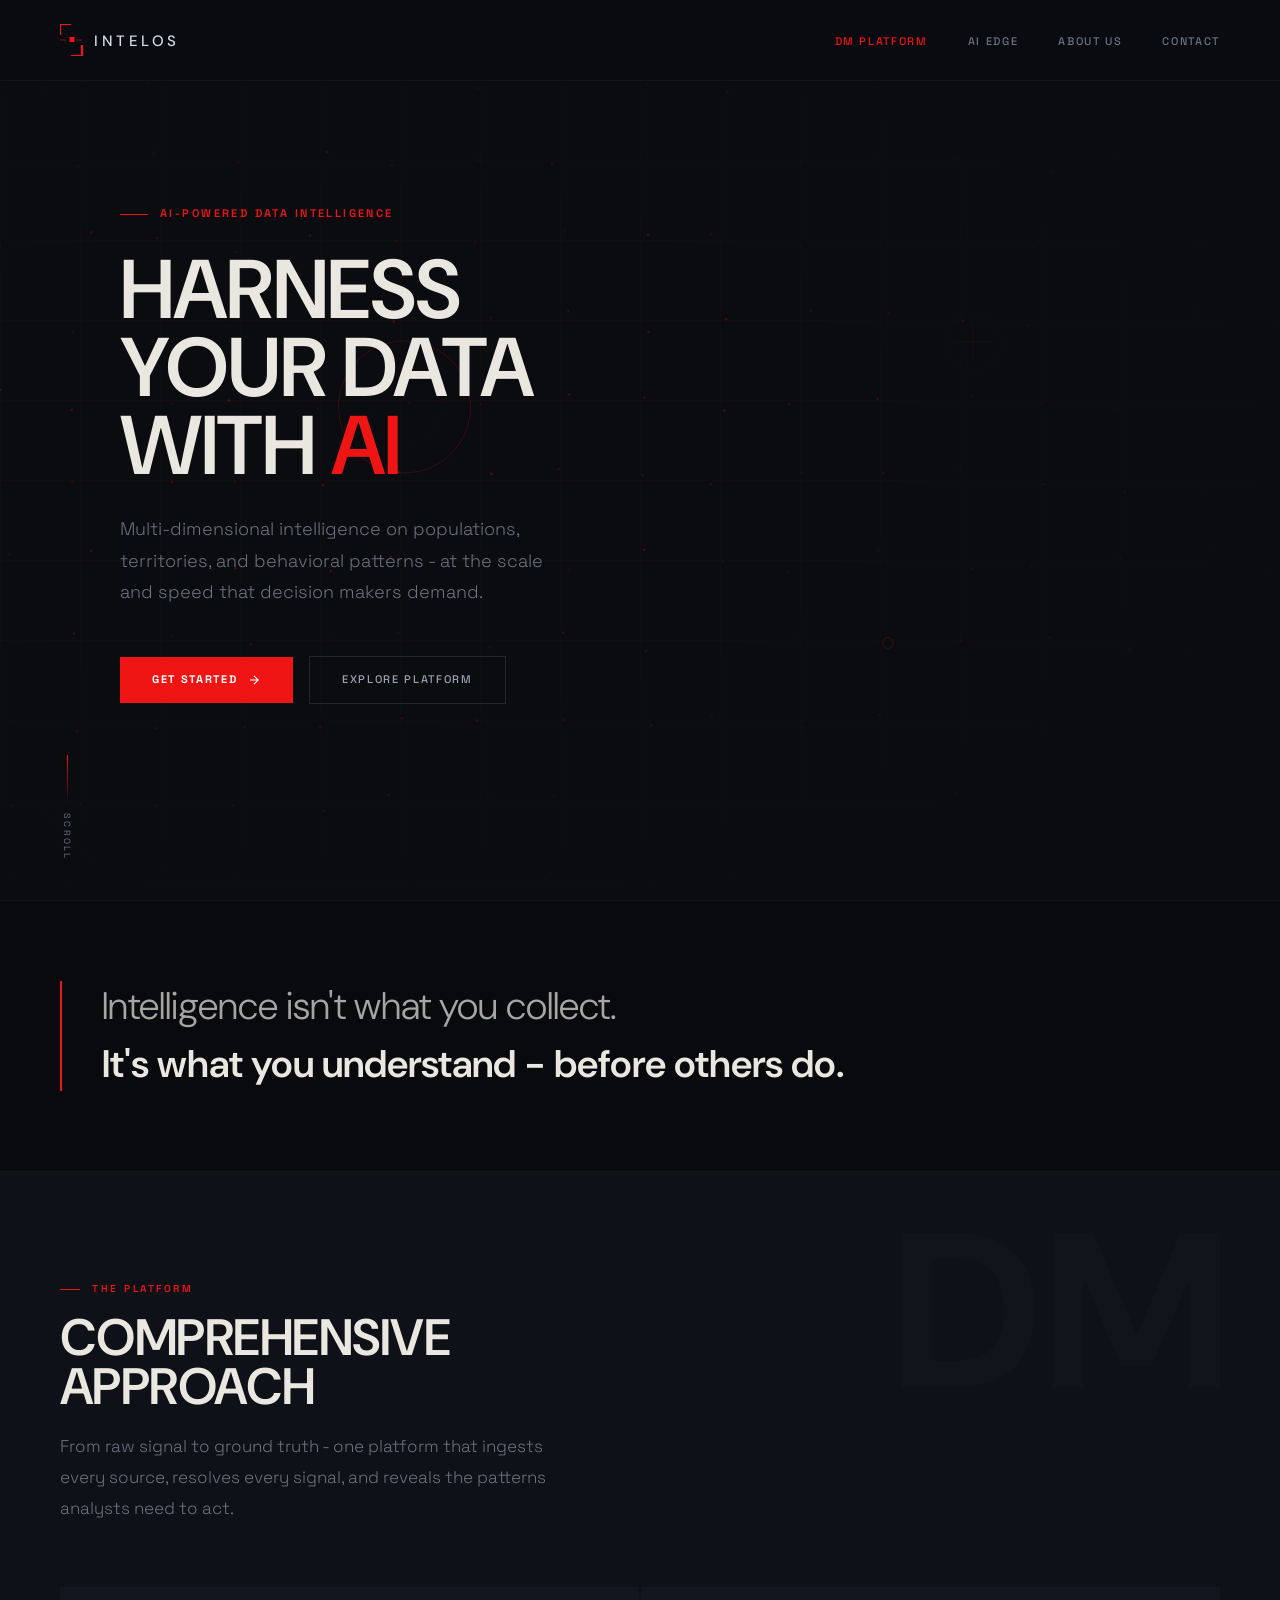
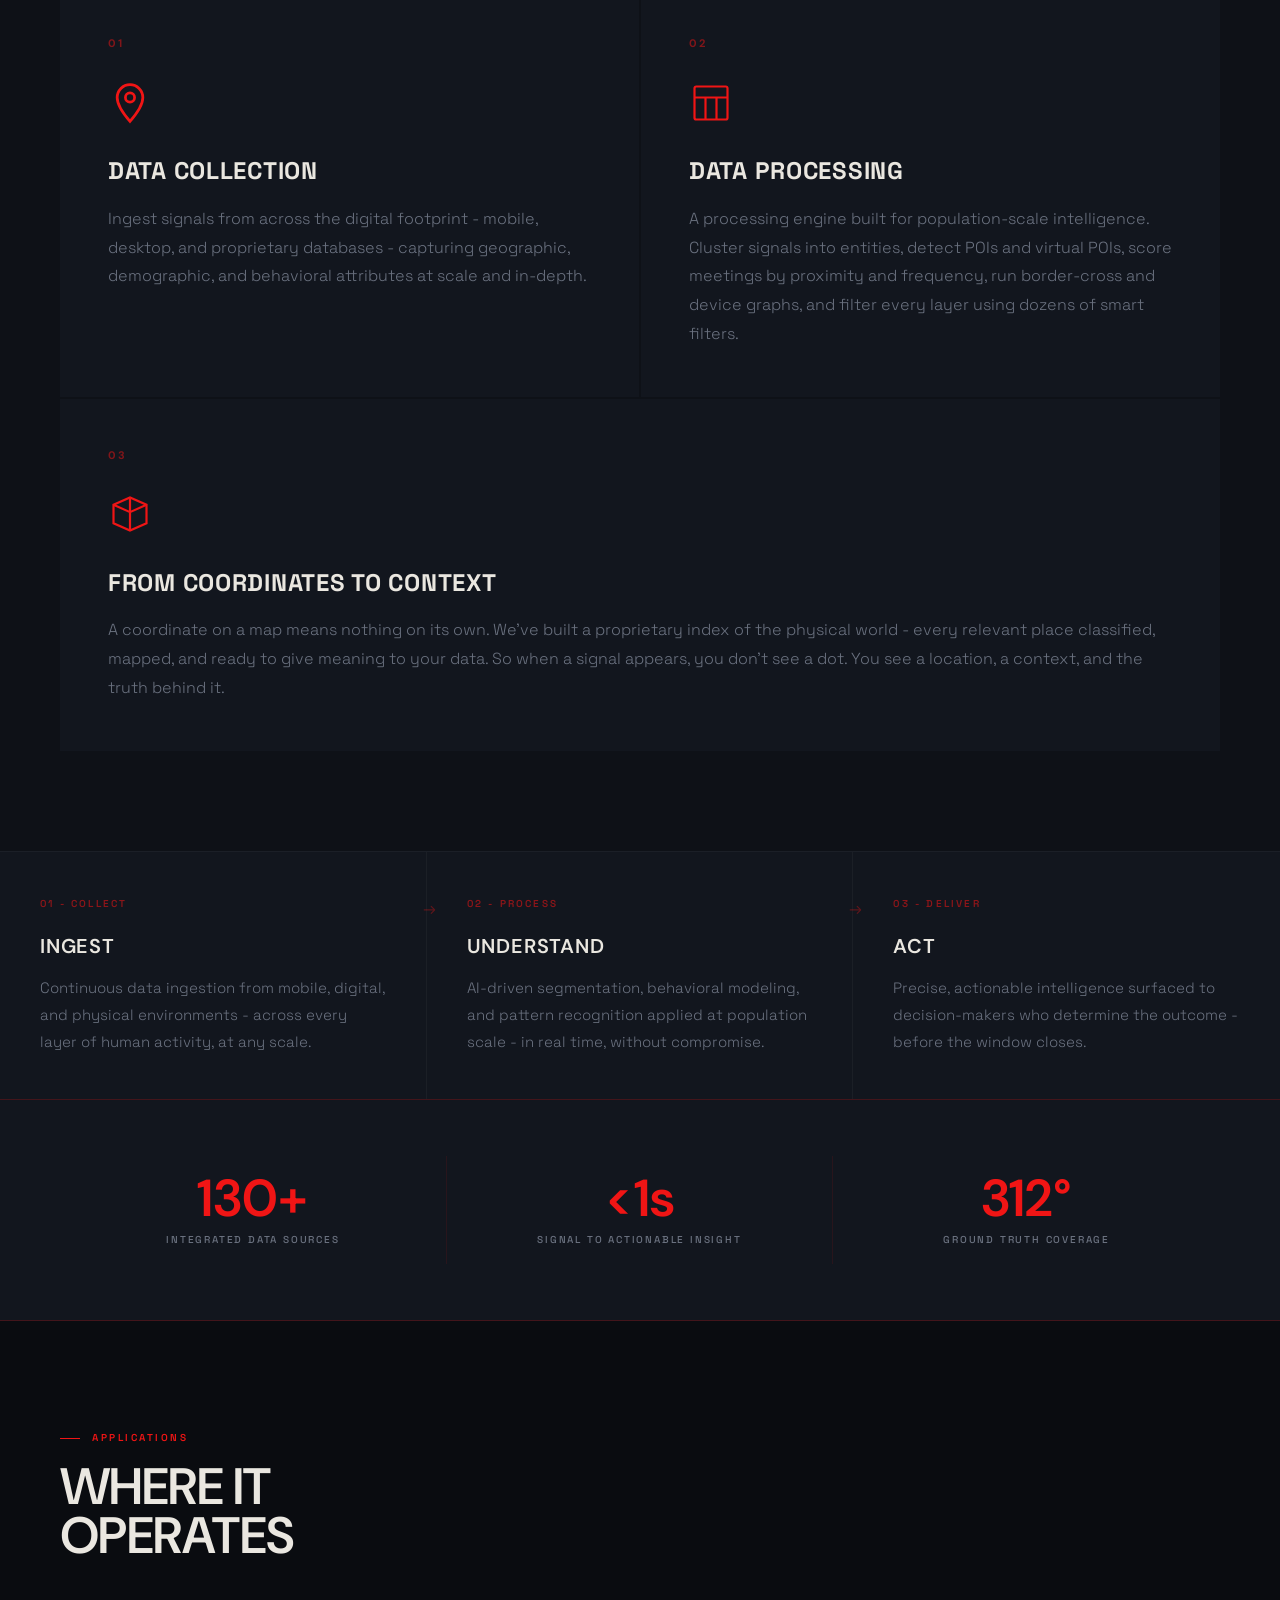
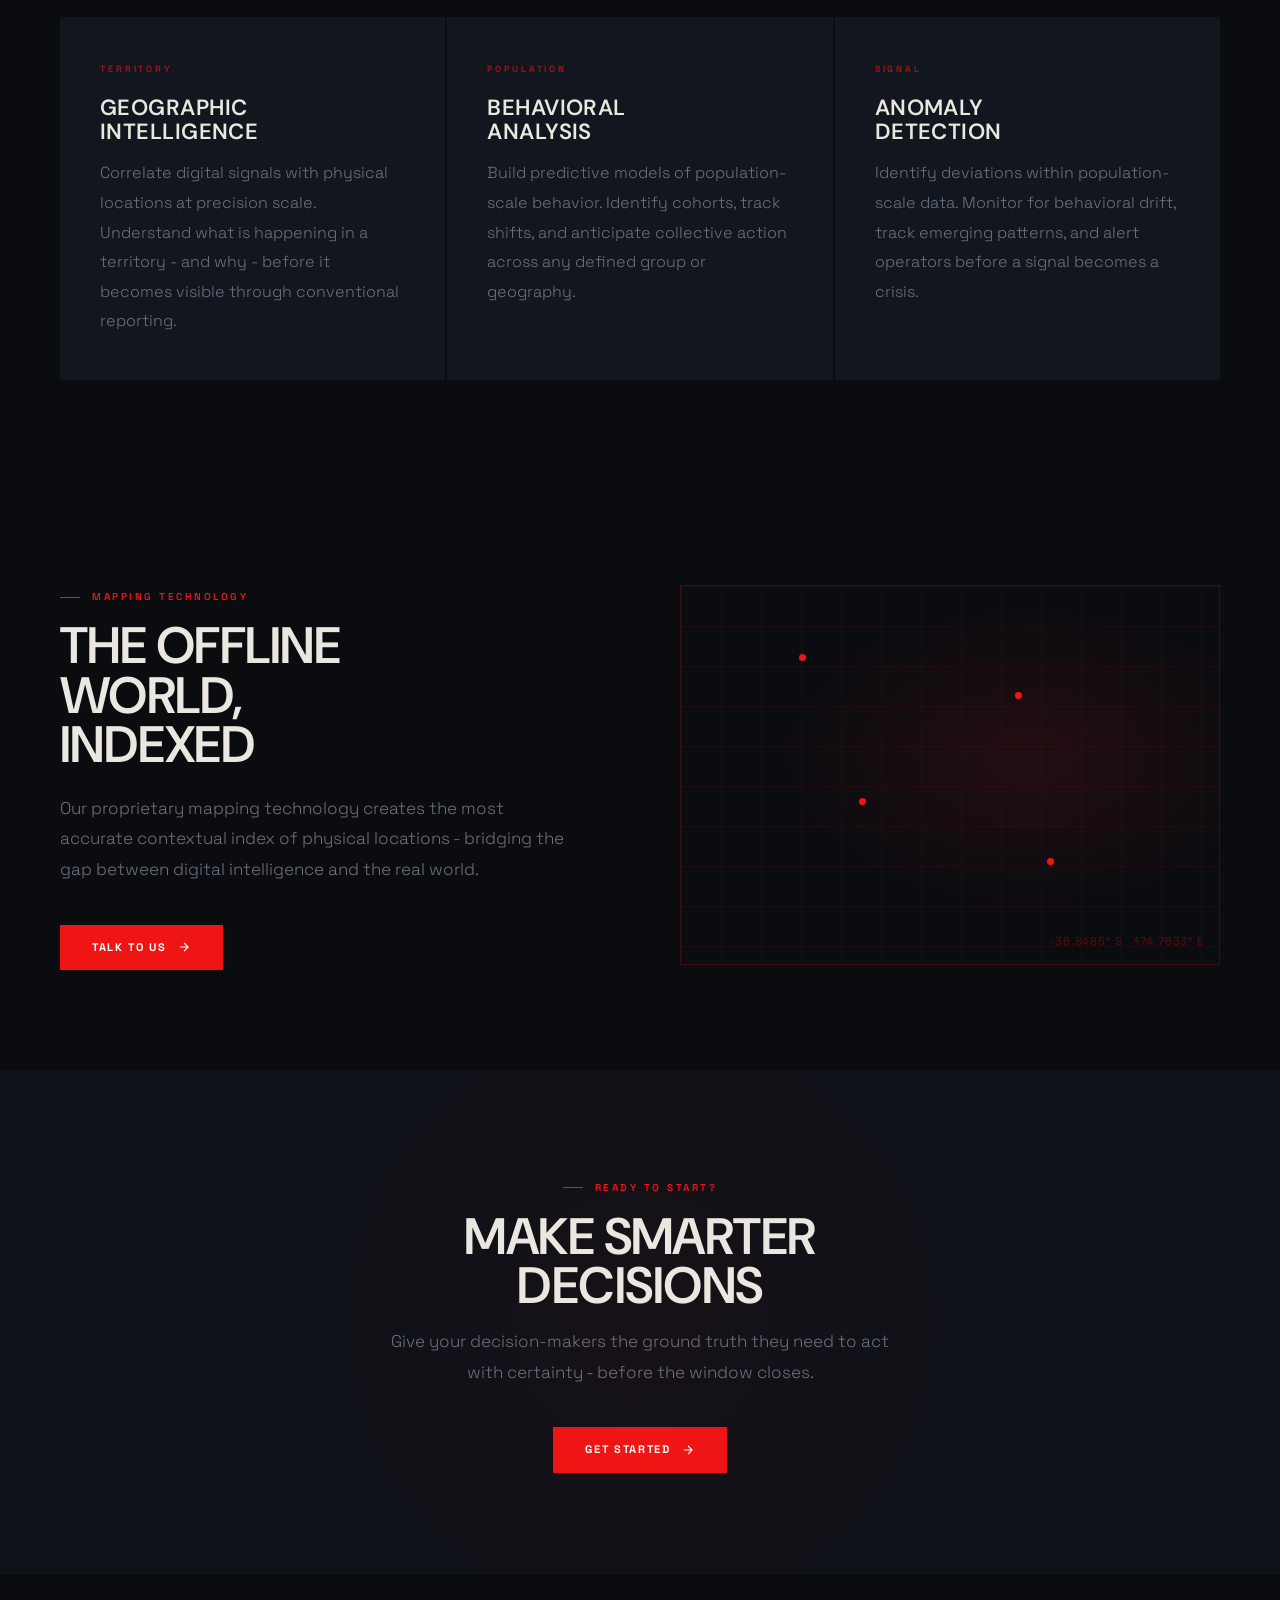
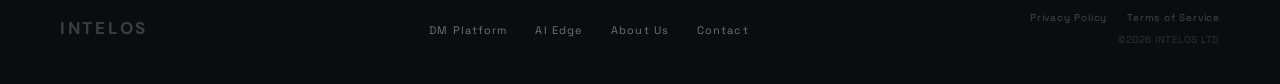
<file: index.html>
<!DOCTYPE html>
<html lang="en">
<head>
  <meta charset="UTF-8">
  <meta name="viewport" content="width=device-width, initial-scale=1.0">
  <title>INTELOS - Data Intelligence Platform</title>
  <link rel="preconnect" href="https://fonts.googleapis.com">
  <link href="https://fonts.googleapis.com/css2?family=Space+Grotesk:wght@300;400;500;600;700&family=DM+Sans:wght@300;400;500;600;700&display=swap" rel="stylesheet">
  <link rel="stylesheet" href="style.css">
</head>
<body>

  <nav>
    <a href="index.html" class="nav-logo">
      <svg width="158" height="32" viewBox="0 0 158 32" fill="none" xmlns="http://www.w3.org/2000/svg">
        <!-- Top-left bracket -->
        <path d="M0 10 L0 0 L10 0" stroke="#F01515" stroke-width="2.2" stroke-linecap="square"/>
        <!-- Bottom-right bracket -->
        <path d="M22 22 L22 32 L12 32" stroke="#F01515" stroke-width="2.2" stroke-linecap="square"/>
        <!-- Center precision dot -->
        <rect x="9.5" y="13" width="5" height="5" fill="#F01515"/>
        <!-- Thin horizontal tick lines -->
        <line x1="0" y1="16" x2="6" y2="16" stroke="#F01515" stroke-width="1" opacity="0.5"/>
        <line x1="16" y1="16" x2="22" y2="16" stroke="#F01515" stroke-width="1" opacity="0.5"/>
        <!-- Wordmark -->
        <text x="34" y="22"
              font-family="'DM Sans', Helvetica, Arial, sans-serif"
              font-size="15" font-weight="500"
              fill="#D4DBE6" letter-spacing="3.5">INTELOS</text>
      </svg>
    </a>
    <ul class="nav-links" id="navLinks">
      <li><a href="index.html" class="active">DM PLATFORM</a></li>
      <li><a href="ai-edge.html">AI EDGE</a></li>
      <li><a href="about.html">ABOUT US</a></li>
      <li><a href="contact.html">CONTACT</a></li>
    </ul>
    <button class="nav-burger" id="navBurger" aria-label="Toggle menu">
      <span></span><span></span><span></span>
    </button>
  </nav>

  <!-- HERO -->
  <section class="hero">
    <div class="hero-grid"></div>
    <canvas id="hero-canvas"></canvas>
    <div class="hero-vignette"></div>

    <div class="hero-content">
      <div class="hero-label">AI-Powered Data Intelligence</div>
      <h1>Harness<br>Your Data<br>With <em>AI</em></h1>
      <p class="hero-sub">Multi-dimensional intelligence on populations, territories, and behavioral patterns - at the scale and speed that decision makers demand.</p>
      <div class="hero-actions">
        <a href="mailto:info@intelos.io?subject=Let's get started!" class="btn-primary">
          Get Started
          <svg width="14" height="14" fill="none" stroke="currentColor" stroke-width="2" viewBox="0 0 24 24"><path d="M5 12h14M12 5l7 7-7 7"/></svg>
        </a>
        <a href="#platform" class="btn-ghost">Explore Platform</a>
      </div>
    </div>

    <div class="scroll-indicator">
      <div class="scroll-line"></div>
      <span>Scroll</span>
    </div>
  </section>

  <!-- MANIFESTO -->
  <div class="manifesto">
    <div class="manifesto-inner">
      <p class="manifesto-text">
        Intelligence isn't what you collect.
        <strong>It's what you understand - before others do.</strong>
      </p>
    </div>
  </div>

  <!-- PLATFORM -->
  <section class="platform" id="platform">
    <div class="section-label">The Platform</div>
    <h2 class="section-title">Comprehensive<br>Approach</h2>
    <p class="section-desc">From raw signal to ground truth - one platform that ingests every source, resolves every signal, and reveals the patterns analysts need to act.</p>

    <div class="platform-grid">

      <div class="platform-card">
        <div class="card-number">01</div>
        <svg class="card-icon" fill="none" stroke="currentColor" stroke-width="1.5" viewBox="0 0 24 24">
          <path d="M12 2a7 7 0 0 0-7 7c0 4.5 3.5 9 7 13 3.5-4 7-8.5 7-13a7 7 0 0 0-7-7z"/>
          <circle cx="12" cy="9" r="2.5"/>
        </svg>
        <div class="card-title">Data Collection</div>
        <p class="card-text">Ingest signals from across the digital footprint - mobile, desktop, and proprietary databases - capturing geographic, demographic, and behavioral attributes at scale and in-depth.</p>
      </div>

      <div class="platform-card">
        <div class="card-number">02</div>
        <svg class="card-icon" fill="none" stroke="currentColor" stroke-width="1.2" viewBox="0 0 24 24">
          <rect x="3" y="3" width="18" height="18" rx="1"/>
          <path d="M3 9h18M9 21V9M15 21V9"/>
        </svg>
        <div class="card-title">Data Processing</div>
        <p class="card-text">A processing engine built for population-scale intelligence. Cluster signals into entities, detect POIs and virtual POIs, score meetings by proximity and frequency, run border-cross and device graphs, and filter every layer using dozens of smart filters.</p>
      </div>

      <div class="platform-card full">
        <div class="card-number">03</div>
        <svg class="card-icon" fill="none" stroke="currentColor" stroke-width="1.2" viewBox="0 0 24 24">
          <path d="M3 7l9-4 9 4v10l-9 4-9-4V7z"/>
          <path d="M12 3v18M3 7l9 4 9-4"/>
        </svg>
        <div class="card-title">From Coordinates to Context</div>
        <p class="card-text">A coordinate on a map means nothing on its own. We've built a proprietary index of the physical world - every relevant place classified, mapped, and ready to give meaning to your data. So when a signal appears, you don't see a dot. You see a location, a context, and the truth behind it.</p>
      </div>

    </div>
  </section>

  <!-- PIPELINE -->
  <div class="pipeline">
    <div class="pipeline-inner">
      <div class="pipeline-step">
        <div class="pipeline-num">01 - Collect</div>
        <div class="pipeline-title">Ingest</div>
        <p class="pipeline-desc">Continuous data ingestion from mobile, digital, and physical environments - across every layer of human activity, at any scale.</p>
      </div>
      <div class="pipeline-step">
        <div class="pipeline-num">02 - Process</div>
        <div class="pipeline-title">Understand</div>
        <p class="pipeline-desc">AI-driven segmentation, behavioral modeling, and pattern recognition applied at population scale - in real time, without compromise.</p>
      </div>
      <div class="pipeline-step">
        <div class="pipeline-num">03 - Deliver</div>
        <div class="pipeline-title">Act</div>
        <p class="pipeline-desc">Precise, actionable intelligence surfaced to decision-makers who determine the outcome - before the window closes.</p>
      </div>
    </div>
  </div>

  <!-- STATS -->
  <div class="stats">
    <div class="stats-inner">
      <div class="stat-item">
        <div class="stat-number">150+</div>
        <div class="stat-label">Integrated Data Sources</div>
      </div>
      <div class="stat-item">
        <div class="stat-number">&lt;1s</div>
        <div class="stat-label">Signal to Actionable Insight</div>
      </div>
      <div class="stat-item">
        <div class="stat-number">360°</div>
        <div class="stat-label">Ground Truth Coverage</div>
      </div>
    </div>
  </div>

  <!-- OPERATIONAL CONTEXTS -->
  <section style="background: var(--bg);">
    <div class="section-label">Applications</div>
    <h2 class="section-title">Where It<br>Operates</h2>
    <div class="context-grid" style="margin-top: 56px;">
      <div class="context-item">
        <div class="context-tag">Territory</div>
        <h3 class="context-title">Geographic<br>Intelligence</h3>
        <p class="context-text">Correlate digital signals with physical locations at precision scale. Understand what is happening in a territory - and why - before it becomes visible through conventional reporting.</p>
      </div>
      <div class="context-item">
        <div class="context-tag">Population</div>
        <h3 class="context-title">Behavioral<br>Analysis</h3>
        <p class="context-text">Build predictive models of population-scale behavior. Identify cohorts, track shifts, and anticipate collective action across any defined group or geography.</p>
      </div>
      <div class="context-item">
        <div class="context-tag">Signal</div>
        <h3 class="context-title">Anomaly<br>Detection</h3>
        <p class="context-text">Identify deviations within population-scale data. Monitor for behavioral drift, track emerging patterns, and alert operators before a signal becomes a crisis.</p>
      </div>
    </div>
  </section>

  <!-- FOUNDATION VISUAL -->
  <section class="foundation">
    <div class="foundation-inner">
      <div>
        <div class="section-label">Mapping Technology</div>
        <h2 class="section-title">The Offline<br>World,<br>Indexed</h2>
        <p class="section-desc" style="margin-top: 24px;">Our proprietary mapping technology creates the most accurate contextual index of physical locations - bridging the gap between digital intelligence and the real world.</p>
        <a href="contact.html" class="btn-primary" style="margin-top: 40px; display: inline-flex;">
          Talk to Us
          <svg width="14" height="14" fill="none" stroke="currentColor" stroke-width="2" viewBox="0 0 24 24"><path d="M5 12h14M12 5l7 7-7 7"/></svg>
        </a>
      </div>
      <div class="foundation-visual">
        <div class="grid-visual">
          <div class="grid-point"></div>
          <div class="grid-point"></div>
          <div class="grid-point"></div>
          <div class="grid-point"></div>
        </div>
        <div class="coordinates">-36.8485° S &nbsp; 174.7633° E</div>
      </div>
    </div>
  </section>

  <!-- CTA -->
  <section class="cta">
    <div class="section-label">Ready to Start?</div>
    <h2 class="section-title">Make Smarter<br>Decisions</h2>
    <p class="section-desc">Give your decision-makers the ground truth they need to act with certainty - before the window closes.</p>
    <a href="mailto:info@intelos.io?subject=Let's get started!" class="btn-primary">
      Get Started
      <svg width="14" height="14" fill="none" stroke="currentColor" stroke-width="2" viewBox="0 0 24 24"><path d="M5 12h14M12 5l7 7-7 7"/></svg>
    </a>
  </section>

  <footer>
    <a href="index.html" class="footer-logo">INTELOS</a>
    <ul class="footer-links">
      <li><a href="index.html">DM Platform</a></li>
      <li><a href="ai-edge.html">AI Edge</a></li>
      <li><a href="about.html">About Us</a></li>
      <li><a href="contact.html">Contact</a></li>
    </ul>
    <div class="footer-right">
      <div class="footer-legal">
        <a href="https://policies.google.com/privacy">Privacy Policy</a>
        <a href="https://policies.google.com/terms">Terms of Service</a>
      </div>
      <span class="footer-copy">©2026 INTELOS LTD</span>
    </div>
  </footer>

  <script>
    // ── Canvas: signal propagation on dot grid ──
    const canvas = document.getElementById('hero-canvas');
    const ctx = canvas.getContext('2d');
    const G = 'rgba(240,21,21,';

    function resize() {
      canvas.width = window.innerWidth;
      canvas.height = window.innerHeight;
    }
    resize();
    window.addEventListener('resize', () => { resize(); initDots(); });

    let dots = [];
    function initDots() {
      dots = [];
      const sp = 80;
      for (let x = 0; x < canvas.width + sp; x += sp) {
        for (let y = 0; y < canvas.height + sp; y += sp) {
          dots.push({
            x: x + (Math.random() - 0.5) * 24,
            y: y + (Math.random() - 0.5) * 24,
            o: Math.random() * 0.25 + 0.04
          });
        }
      }
    }
    initDots();

    let signals = [];
    function addSignal() {
      const d = dots[Math.floor(Math.random() * dots.length)];
      signals.push({ x: d.x, y: d.y, r: 0, maxR: 100 + Math.random() * 100, spd: 0.7 + Math.random() * 0.5 });
    }
    addSignal(); addSignal();
    setInterval(addSignal, 1800);

    function draw() {
      ctx.clearRect(0, 0, canvas.width, canvas.height);

      // Dots
      for (const d of dots) {
        ctx.beginPath();
        ctx.arc(d.x, d.y, 1.5, 0, Math.PI * 2);
        ctx.fillStyle = G + d.o + ')';
        ctx.fill();
      }

      // Signals
      for (let i = signals.length - 1; i >= 0; i--) {
        const s = signals[i];
        const p = s.r / s.maxR;
        const op = 0.45 * (1 - p);

        ctx.beginPath();
        ctx.arc(s.x, s.y, s.r, 0, Math.PI * 2);
        ctx.strokeStyle = G + op + ')';
        ctx.lineWidth = 1;
        ctx.stroke();

        if (s.r > 24) {
          ctx.beginPath();
          ctx.arc(s.x, s.y, s.r * 0.55, 0, Math.PI * 2);
          ctx.strokeStyle = G + (op * 0.4) + ')';
          ctx.lineWidth = 0.5;
          ctx.stroke();
        }

        s.r += s.spd;
        if (s.r >= s.maxR) signals.splice(i, 1);
      }

      // Reticle (right side, off-center)
      const rx = canvas.width * 0.76, ry = canvas.height * 0.38, rs = 18;
      ctx.strokeStyle = G + '0.18)';
      ctx.lineWidth = 1;
      ctx.beginPath(); ctx.moveTo(rx - rs, ry); ctx.lineTo(rx + rs, ry); ctx.stroke();
      ctx.beginPath(); ctx.moveTo(rx, ry - rs); ctx.lineTo(rx, ry + rs); ctx.stroke();
      ctx.beginPath(); ctx.arc(rx, ry, rs * 1.6, 0, Math.PI * 2);
      ctx.strokeStyle = G + '0.07)'; ctx.stroke();

      // Corner brackets
      const m = 38, sz = 56;
      ctx.strokeStyle = G + '0.07)';
      ctx.lineWidth = 1;
      const corners = [
        [m, m, m + sz, m, m, m + sz],
        [canvas.width - m - sz, m, canvas.width - m, m, canvas.width - m, m + sz],
        [m, canvas.height - m, m + sz, canvas.height - m, m, canvas.height - m - sz],
        [canvas.width - m - sz, canvas.height - m, canvas.width - m, canvas.height - m, canvas.width - m, canvas.height - m - sz]
      ];
      for (const [x1, y1, x2, y2, x3, y3] of corners) {
        ctx.beginPath(); ctx.moveTo(x1, y1); ctx.lineTo(x2, y2); ctx.lineTo(x3, y3); ctx.stroke();
      }

      requestAnimationFrame(draw);
    }
    draw();

    // Hamburger menu
    const burger = document.getElementById('navBurger');
    const navLinks = document.getElementById('navLinks');
    const navEl = document.querySelector('nav');
    burger.addEventListener('click', () => {
      navEl.classList.toggle('open');
      navLinks.classList.toggle('open');
    });
    // Close menu on link click
    navLinks.querySelectorAll('a').forEach(a => a.addEventListener('click', () => {
      navEl.classList.remove('open');
      navLinks.classList.remove('open');
    }));

    // Nav border on scroll
    const nav = document.querySelector('nav');
    window.addEventListener('scroll', () => {
      nav.style.borderBottomColor = window.scrollY > 60
        ? 'rgba(201,168,76,0.12)'
        : 'rgba(255,255,255,0.04)';
    });
  </script>
  <script src="animations.js"></script>
</body>
</html>
</file>
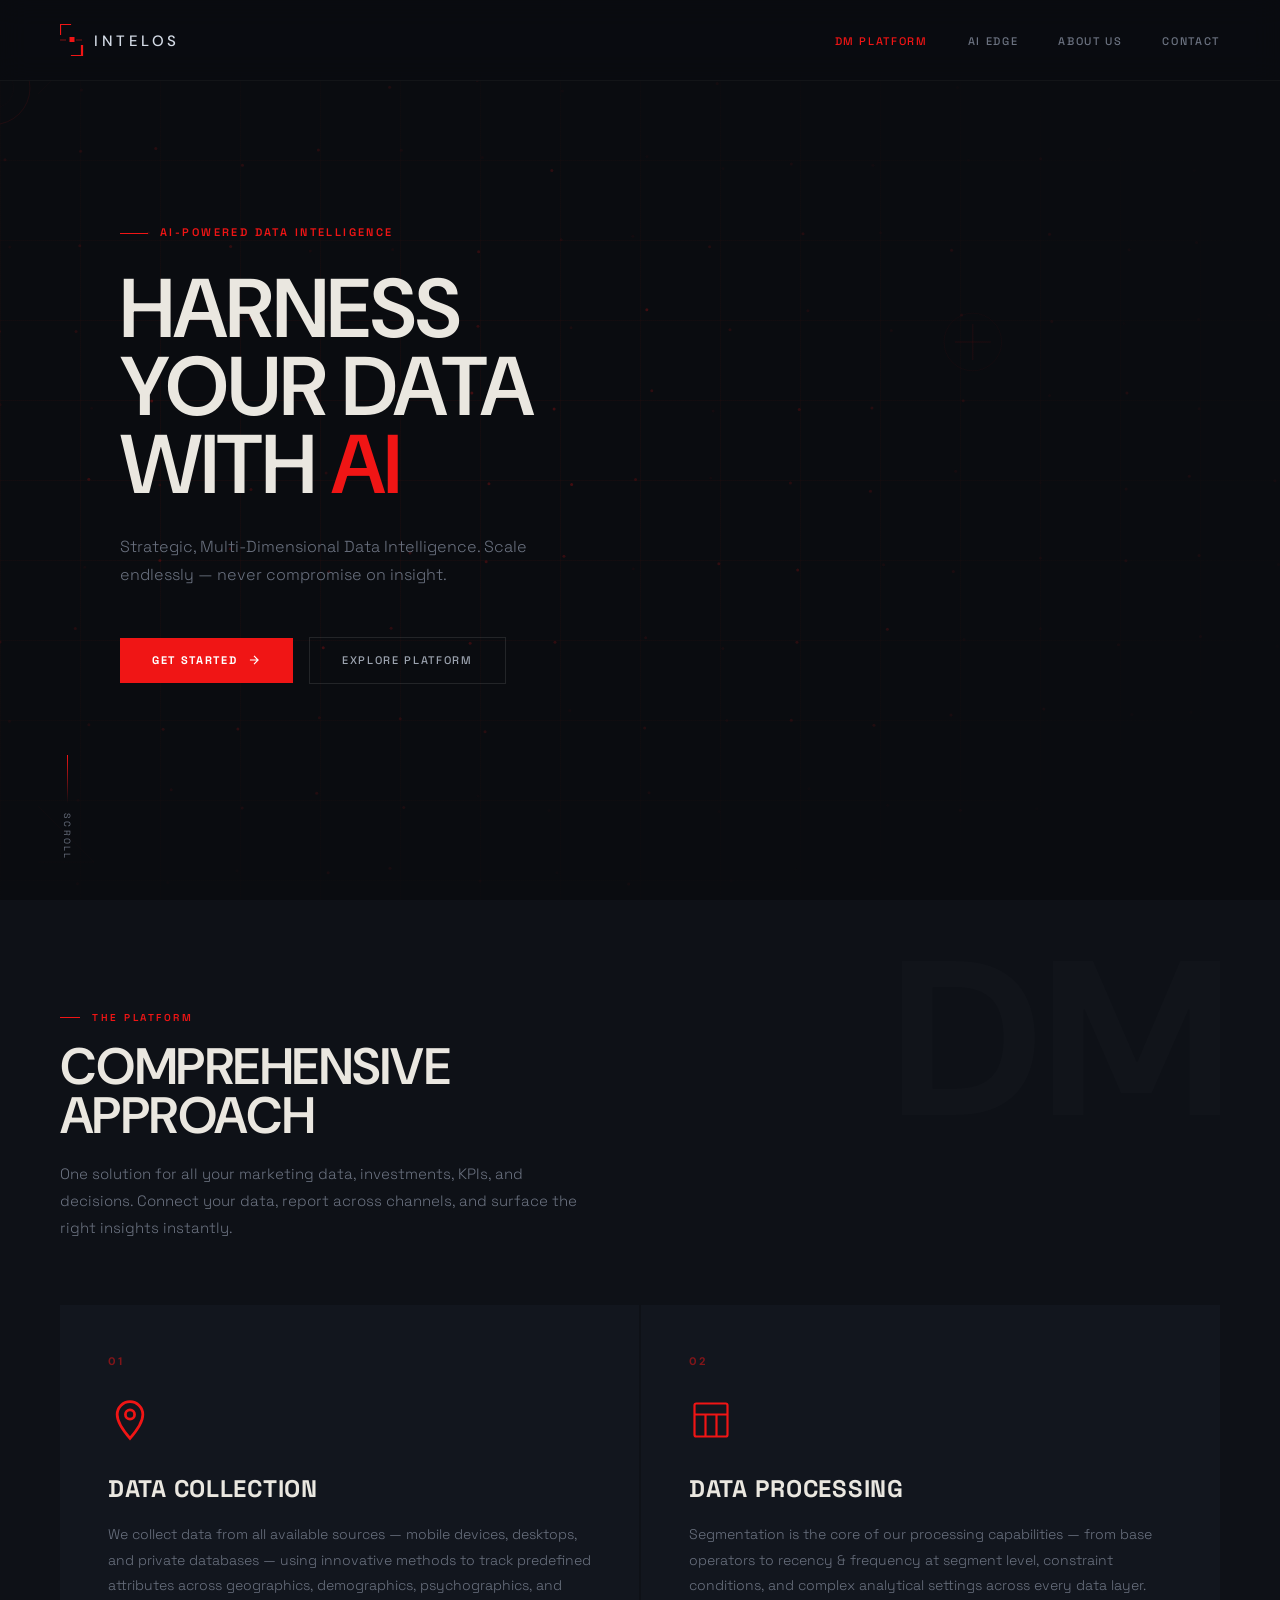
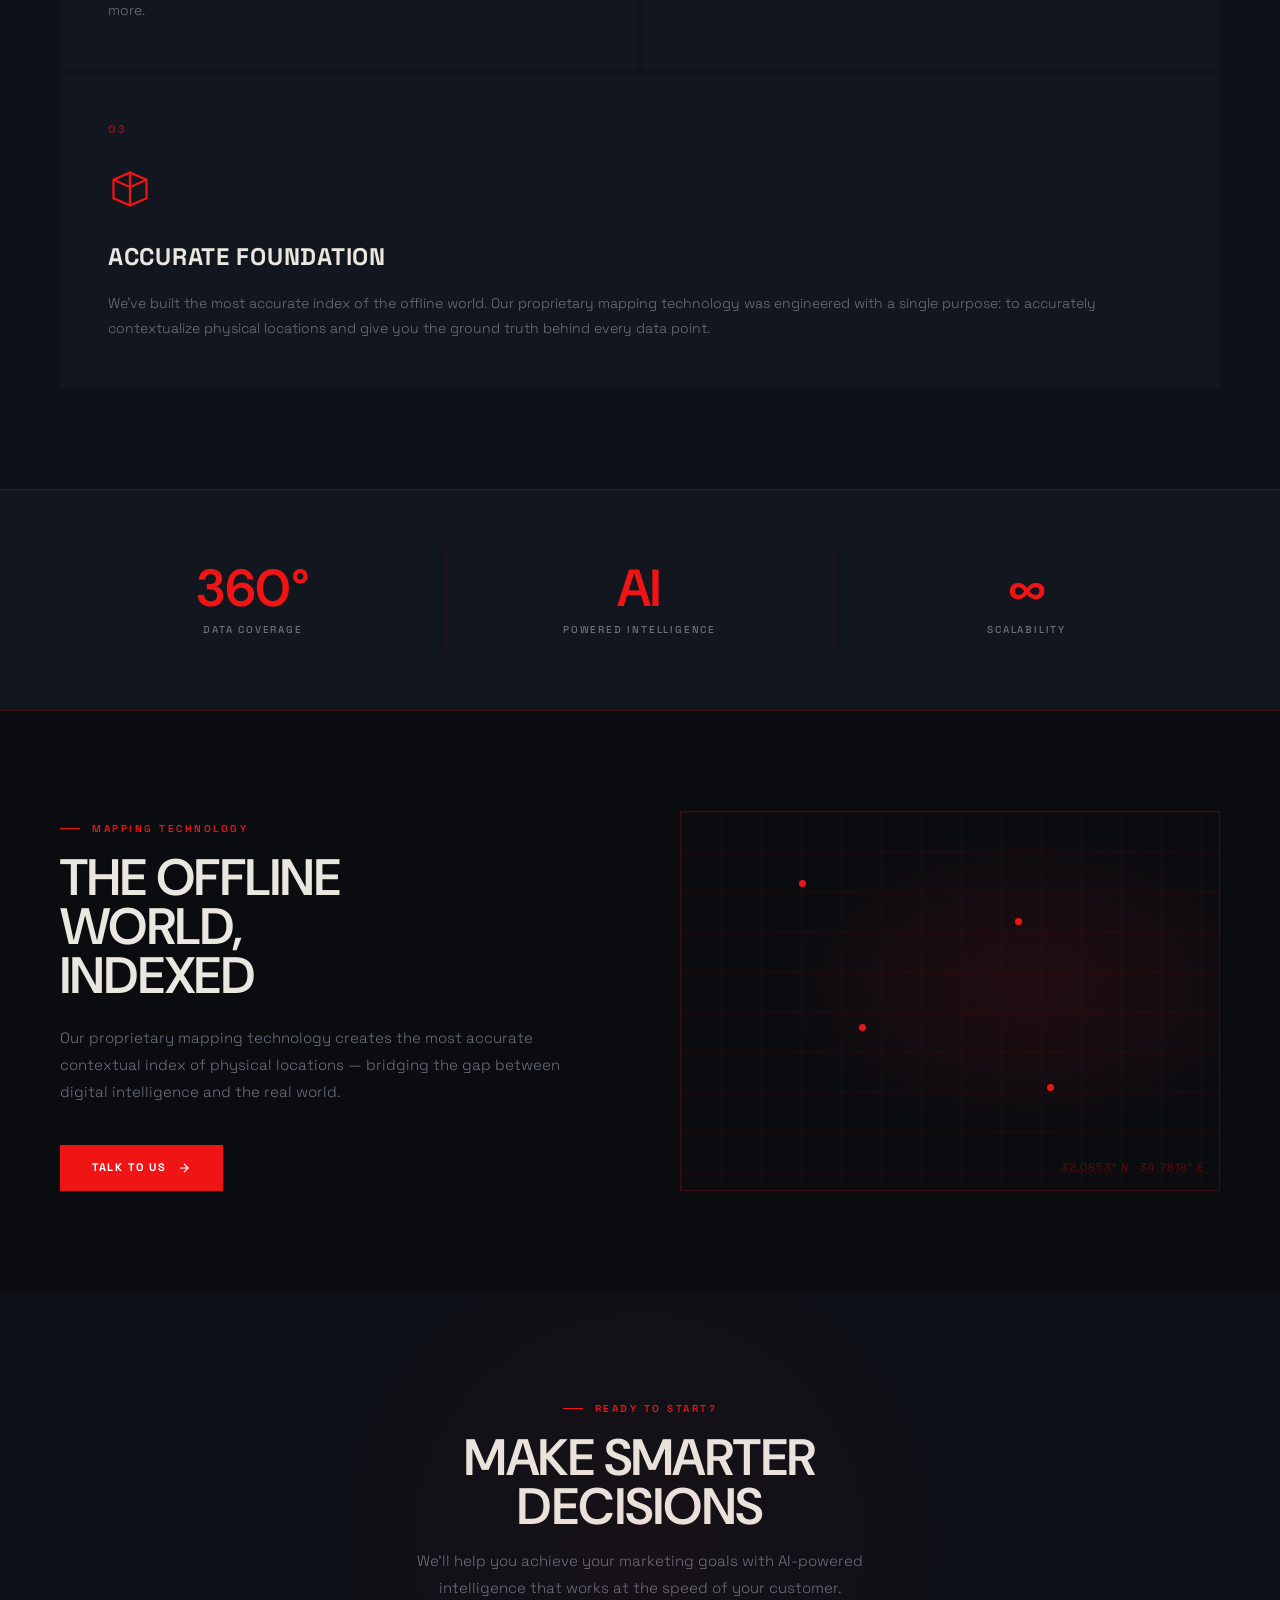
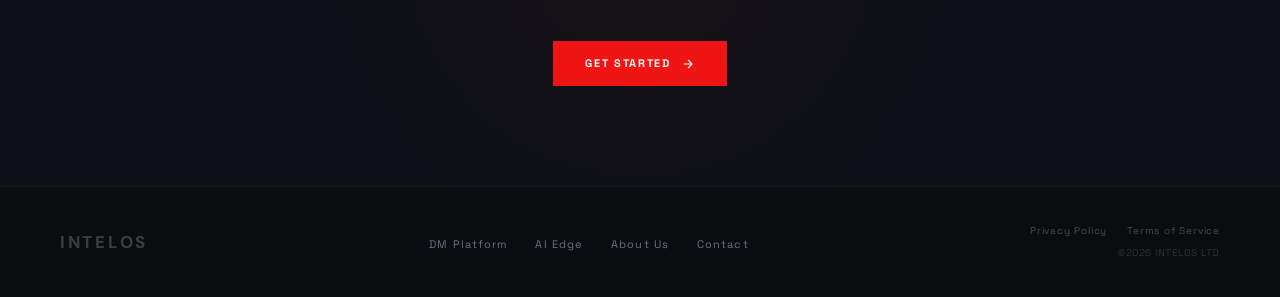
<file: intelos-website/index.html>
<!DOCTYPE html>
<html lang="en">
<head>
  <meta charset="UTF-8">
  <meta name="viewport" content="width=device-width, initial-scale=1.0">
  <title>INTELOS — Data Intelligence Platform</title>
  <link rel="preconnect" href="https://fonts.googleapis.com">
  <link href="https://fonts.googleapis.com/css2?family=Space+Grotesk:wght@300;400;500;600;700&family=DM+Sans:wght@300;400;500;600;700&display=swap" rel="stylesheet">
  <link rel="stylesheet" href="style.css">
</head>
<body>

  <nav>
    <a href="index.html" class="nav-logo">
      <svg width="158" height="32" viewBox="0 0 158 32" fill="none" xmlns="http://www.w3.org/2000/svg">
        <!-- Top-left bracket -->
        <path d="M0 10 L0 0 L10 0" stroke="#F01515" stroke-width="2.2" stroke-linecap="square"/>
        <!-- Bottom-right bracket -->
        <path d="M22 22 L22 32 L12 32" stroke="#F01515" stroke-width="2.2" stroke-linecap="square"/>
        <!-- Center precision dot -->
        <rect x="9.5" y="13" width="5" height="5" fill="#F01515"/>
        <!-- Thin horizontal tick lines -->
        <line x1="0" y1="16" x2="6" y2="16" stroke="#F01515" stroke-width="1" opacity="0.5"/>
        <line x1="16" y1="16" x2="22" y2="16" stroke="#F01515" stroke-width="1" opacity="0.5"/>
        <!-- Wordmark -->
        <text x="34" y="22"
              font-family="'DM Sans', Helvetica, Arial, sans-serif"
              font-size="15" font-weight="500"
              fill="#D4DBE6" letter-spacing="3.5">INTELOS</text>
      </svg>
    </a>
    <ul class="nav-links" id="navLinks">
      <li><a href="index.html" class="active">DM PLATFORM</a></li>
      <li><a href="ai-edge.html">AI EDGE</a></li>
      <li><a href="about.html">ABOUT US</a></li>
      <li><a href="contact.html">CONTACT</a></li>
    </ul>
    <button class="nav-burger" id="navBurger" aria-label="Toggle menu">
      <span></span><span></span><span></span>
    </button>
  </nav>

  <!-- HERO -->
  <section class="hero">
    <div class="hero-grid"></div>
    <canvas id="hero-canvas"></canvas>
    <div class="hero-vignette"></div>

    <div class="hero-content">
      <div class="hero-label">AI-Powered Data Intelligence</div>
      <h1>Harness<br>Your Data<br>With <em>AI</em></h1>
      <p class="hero-sub">Strategic, Multi-Dimensional Data Intelligence. Scale endlessly — never compromise on insight.</p>
      <div class="hero-actions">
        <a href="mailto:info@intelos.io?subject=Let's get started!" class="btn-primary">
          Get Started
          <svg width="14" height="14" fill="none" stroke="currentColor" stroke-width="2" viewBox="0 0 24 24"><path d="M5 12h14M12 5l7 7-7 7"/></svg>
        </a>
        <a href="#platform" class="btn-ghost">Explore Platform</a>
      </div>
    </div>

    <div class="scroll-indicator">
      <div class="scroll-line"></div>
      <span>Scroll</span>
    </div>
  </section>

  <!-- PLATFORM -->
  <section class="platform" id="platform">
    <div class="section-label">The Platform</div>
    <h2 class="section-title">Comprehensive<br>Approach</h2>
    <p class="section-desc">One solution for all your marketing data, investments, KPIs, and decisions. Connect your data, report across channels, and surface the right insights instantly.</p>

    <div class="platform-grid">

      <div class="platform-card">
        <div class="card-number">01</div>
        <svg class="card-icon" fill="none" stroke="currentColor" stroke-width="1.5" viewBox="0 0 24 24">
          <path d="M12 2a7 7 0 0 0-7 7c0 4.5 3.5 9 7 13 3.5-4 7-8.5 7-13a7 7 0 0 0-7-7z"/>
          <circle cx="12" cy="9" r="2.5"/>
        </svg>
        <div class="card-title">Data Collection</div>
        <p class="card-text">We collect data from all available sources — mobile devices, desktops, and private databases — using innovative methods to track predefined attributes across geographics, demographics, psychographics, and more.</p>
      </div>

      <div class="platform-card">
        <div class="card-number">02</div>
        <svg class="card-icon" fill="none" stroke="currentColor" stroke-width="1.2" viewBox="0 0 24 24">
          <rect x="3" y="3" width="18" height="18" rx="1"/>
          <path d="M3 9h18M9 21V9M15 21V9"/>
        </svg>
        <div class="card-title">Data Processing</div>
        <p class="card-text">Segmentation is the core of our processing capabilities — from base operators to recency & frequency at segment level, constraint conditions, and complex analytical settings across every data layer.</p>
      </div>

      <div class="platform-card full">
        <div class="card-number">03</div>
        <svg class="card-icon" fill="none" stroke="currentColor" stroke-width="1.2" viewBox="0 0 24 24">
          <path d="M3 7l9-4 9 4v10l-9 4-9-4V7z"/>
          <path d="M12 3v18M3 7l9 4 9-4"/>
        </svg>
        <div class="card-title">Accurate Foundation</div>
        <p class="card-text">We've built the most accurate index of the offline world. Our proprietary mapping technology was engineered with a single purpose: to accurately contextualize physical locations and give you the ground truth behind every data point.</p>
      </div>

    </div>
  </section>

  <!-- STATS -->
  <div class="stats">
    <div class="stats-inner">
      <div class="stat-item">
        <div class="stat-number">360°</div>
        <div class="stat-label">Data Coverage</div>
      </div>
      <div class="stat-item">
        <div class="stat-number">AI</div>
        <div class="stat-label">Powered Intelligence</div>
      </div>
      <div class="stat-item">
        <div class="stat-number">∞</div>
        <div class="stat-label">Scalability</div>
      </div>
    </div>
  </div>

  <!-- FOUNDATION VISUAL -->
  <section class="foundation">
    <div class="foundation-inner">
      <div>
        <div class="section-label">Mapping Technology</div>
        <h2 class="section-title">The Offline<br>World,<br>Indexed</h2>
        <p class="section-desc" style="margin-top: 24px;">Our proprietary mapping technology creates the most accurate contextual index of physical locations — bridging the gap between digital intelligence and the real world.</p>
        <a href="contact.html" class="btn-primary" style="margin-top: 40px; display: inline-flex;">
          Talk to Us
          <svg width="14" height="14" fill="none" stroke="currentColor" stroke-width="2" viewBox="0 0 24 24"><path d="M5 12h14M12 5l7 7-7 7"/></svg>
        </a>
      </div>
      <div class="foundation-visual">
        <div class="grid-visual">
          <div class="grid-point"></div>
          <div class="grid-point"></div>
          <div class="grid-point"></div>
          <div class="grid-point"></div>
        </div>
        <div class="coordinates">32.0853° N &nbsp; 34.7818° E</div>
      </div>
    </div>
  </section>

  <!-- CTA -->
  <section class="cta">
    <div class="section-label">Ready to Start?</div>
    <h2 class="section-title">Make Smarter<br>Decisions</h2>
    <p class="section-desc">We'll help you achieve your marketing goals with AI-powered intelligence that works at the speed of your customer.</p>
    <a href="mailto:info@intelos.io?subject=Let's get started!" class="btn-primary">
      Get Started
      <svg width="14" height="14" fill="none" stroke="currentColor" stroke-width="2" viewBox="0 0 24 24"><path d="M5 12h14M12 5l7 7-7 7"/></svg>
    </a>
  </section>

  <footer>
    <a href="index.html" class="footer-logo">INTELOS</a>
    <ul class="footer-links">
      <li><a href="index.html">DM Platform</a></li>
      <li><a href="ai-edge.html">AI Edge</a></li>
      <li><a href="about.html">About Us</a></li>
      <li><a href="contact.html">Contact</a></li>
    </ul>
    <div class="footer-right">
      <div class="footer-legal">
        <a href="https://policies.google.com/privacy">Privacy Policy</a>
        <a href="https://policies.google.com/terms">Terms of Service</a>
      </div>
      <span class="footer-copy">©2026 INTELOS LTD</span>
    </div>
  </footer>

  <script>
    // ── Canvas: signal propagation on dot grid ──
    const canvas = document.getElementById('hero-canvas');
    const ctx = canvas.getContext('2d');
    const G = 'rgba(240,21,21,';

    function resize() {
      canvas.width = window.innerWidth;
      canvas.height = window.innerHeight;
    }
    resize();
    window.addEventListener('resize', () => { resize(); initDots(); });

    let dots = [];
    function initDots() {
      dots = [];
      const sp = 80;
      for (let x = 0; x < canvas.width + sp; x += sp) {
        for (let y = 0; y < canvas.height + sp; y += sp) {
          dots.push({
            x: x + (Math.random() - 0.5) * 24,
            y: y + (Math.random() - 0.5) * 24,
            o: Math.random() * 0.25 + 0.04
          });
        }
      }
    }
    initDots();

    let signals = [];
    function addSignal() {
      const d = dots[Math.floor(Math.random() * dots.length)];
      signals.push({ x: d.x, y: d.y, r: 0, maxR: 100 + Math.random() * 100, spd: 0.7 + Math.random() * 0.5 });
    }
    addSignal(); addSignal();
    setInterval(addSignal, 1800);

    function draw() {
      ctx.clearRect(0, 0, canvas.width, canvas.height);

      // Dots
      for (const d of dots) {
        ctx.beginPath();
        ctx.arc(d.x, d.y, 1.5, 0, Math.PI * 2);
        ctx.fillStyle = G + d.o + ')';
        ctx.fill();
      }

      // Signals
      for (let i = signals.length - 1; i >= 0; i--) {
        const s = signals[i];
        const p = s.r / s.maxR;
        const op = 0.45 * (1 - p);

        ctx.beginPath();
        ctx.arc(s.x, s.y, s.r, 0, Math.PI * 2);
        ctx.strokeStyle = G + op + ')';
        ctx.lineWidth = 1;
        ctx.stroke();

        if (s.r > 24) {
          ctx.beginPath();
          ctx.arc(s.x, s.y, s.r * 0.55, 0, Math.PI * 2);
          ctx.strokeStyle = G + (op * 0.4) + ')';
          ctx.lineWidth = 0.5;
          ctx.stroke();
        }

        s.r += s.spd;
        if (s.r >= s.maxR) signals.splice(i, 1);
      }

      // Reticle (right side, off-center)
      const rx = canvas.width * 0.76, ry = canvas.height * 0.38, rs = 18;
      ctx.strokeStyle = G + '0.18)';
      ctx.lineWidth = 1;
      ctx.beginPath(); ctx.moveTo(rx - rs, ry); ctx.lineTo(rx + rs, ry); ctx.stroke();
      ctx.beginPath(); ctx.moveTo(rx, ry - rs); ctx.lineTo(rx, ry + rs); ctx.stroke();
      ctx.beginPath(); ctx.arc(rx, ry, rs * 1.6, 0, Math.PI * 2);
      ctx.strokeStyle = G + '0.07)'; ctx.stroke();

      // Corner brackets
      const m = 38, sz = 56;
      ctx.strokeStyle = G + '0.07)';
      ctx.lineWidth = 1;
      const corners = [
        [m, m, m + sz, m, m, m + sz],
        [canvas.width - m - sz, m, canvas.width - m, m, canvas.width - m, m + sz],
        [m, canvas.height - m, m + sz, canvas.height - m, m, canvas.height - m - sz],
        [canvas.width - m - sz, canvas.height - m, canvas.width - m, canvas.height - m, canvas.width - m, canvas.height - m - sz]
      ];
      for (const [x1, y1, x2, y2, x3, y3] of corners) {
        ctx.beginPath(); ctx.moveTo(x1, y1); ctx.lineTo(x2, y2); ctx.lineTo(x3, y3); ctx.stroke();
      }

      requestAnimationFrame(draw);
    }
    draw();

    // Hamburger menu
    const burger = document.getElementById('navBurger');
    const navLinks = document.getElementById('navLinks');
    const navEl = document.querySelector('nav');
    burger.addEventListener('click', () => {
      navEl.classList.toggle('open');
      navLinks.classList.toggle('open');
    });
    // Close menu on link click
    navLinks.querySelectorAll('a').forEach(a => a.addEventListener('click', () => {
      navEl.classList.remove('open');
      navLinks.classList.remove('open');
    }));

    // Nav border on scroll
    const nav = document.querySelector('nav');
    window.addEventListener('scroll', () => {
      nav.style.borderBottomColor = window.scrollY > 60
        ? 'rgba(201,168,76,0.12)'
        : 'rgba(255,255,255,0.04)';
    });
  </script>
</body>
</html>
</file>
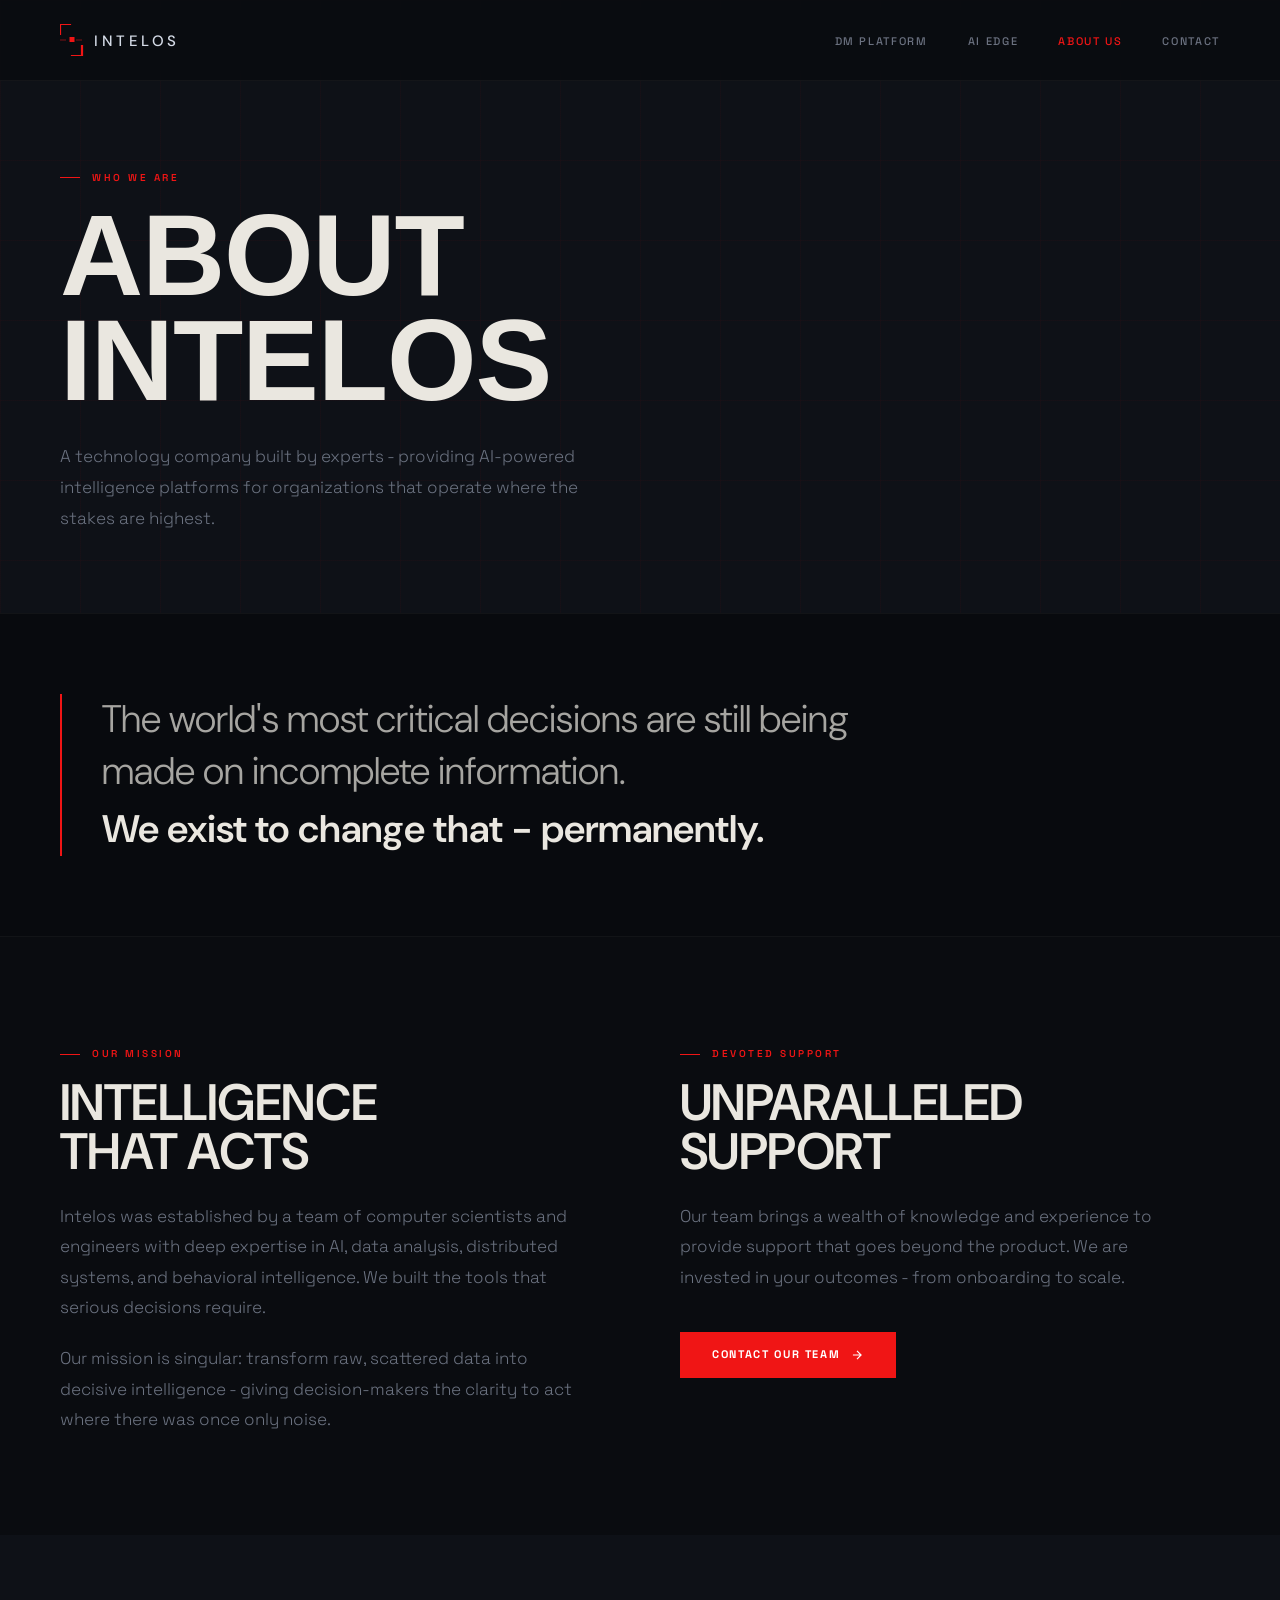
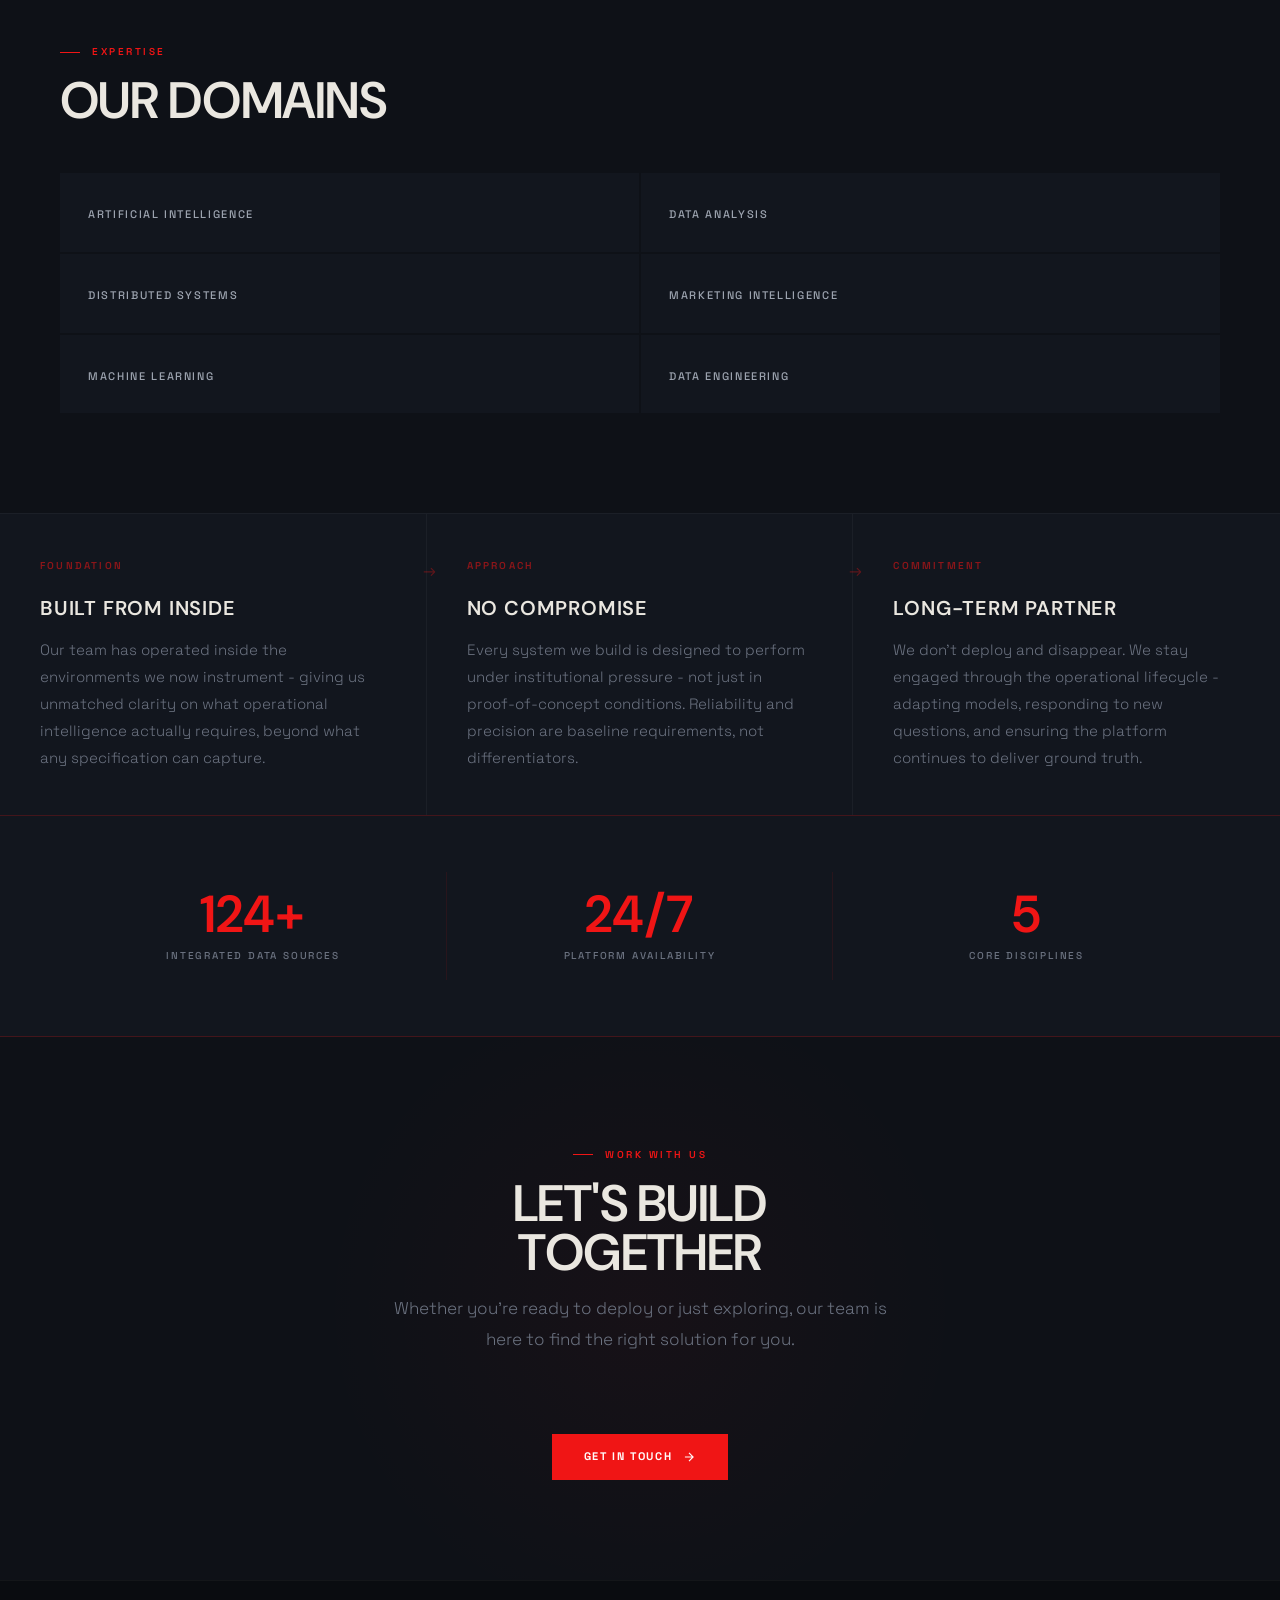
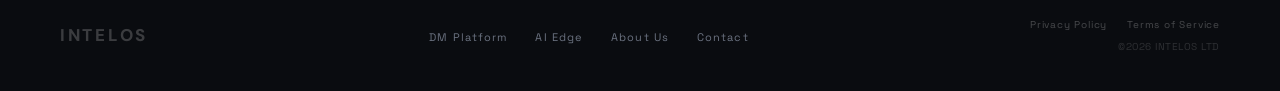
<file: about.html>
<!DOCTYPE html>
<html lang="en">
<head>
  <meta charset="UTF-8">
  <meta name="viewport" content="width=device-width, initial-scale=1.0">
  <title>About Us - INTELOS</title>
  <link rel="preconnect" href="https://fonts.googleapis.com">
  <link href="https://fonts.googleapis.com/css2?family=Space+Grotesk:wght@300;400;500;600;700&family=DM+Sans:wght@300;400;500;600;700&display=swap" rel="stylesheet">
  <link rel="stylesheet" href="style.css">
</head>
<body>

  <nav>
    <a href="index.html" class="nav-logo">
      <svg width="158" height="32" viewBox="0 0 158 32" fill="none" xmlns="http://www.w3.org/2000/svg">
        <path d="M0 10 L0 0 L10 0" stroke="#F01515" stroke-width="2.2" stroke-linecap="square"/>
        <path d="M22 22 L22 32 L12 32" stroke="#F01515" stroke-width="2.2" stroke-linecap="square"/>
        <rect x="9.5" y="13" width="5" height="5" fill="#F01515"/>
        <line x1="0" y1="16" x2="6" y2="16" stroke="#F01515" stroke-width="1" opacity="0.5"/>
        <line x1="16" y1="16" x2="22" y2="16" stroke="#F01515" stroke-width="1" opacity="0.5"/>
        <text x="34" y="22" font-family="'DM Sans', Helvetica, Arial, sans-serif" font-size="15" font-weight="500" fill="#D4DBE6" letter-spacing="3.5">INTELOS</text>
      </svg>
    </a>
    <ul class="nav-links" id="navLinks">
      <li><a href="index.html">DM PLATFORM</a></li>
      <li><a href="ai-edge.html">AI EDGE</a></li>
      <li><a href="about.html" class="active">ABOUT US</a></li>
      <li><a href="contact.html">CONTACT</a></li>
    </ul>
    <button class="nav-burger" id="navBurger" aria-label="Toggle menu">
      <span></span><span></span><span></span>
    </button>
  </nav>

  <!-- PAGE HERO -->
  <div class="page-hero" style="background: var(--bg-2);">
    <div class="page-hero-content">
      <div class="section-label">Who We Are</div>
      <h1 style="font-family:'Barlow Condensed',sans-serif; font-size:clamp(56px,9vw,120px); font-weight:800; text-transform:uppercase; line-height:0.92; color:var(--text); margin-bottom:28px;">
        About<br>INTELOS
      </h1>
      <p class="section-desc" style="margin-top:0; max-width:560px;">A technology company built by experts - providing AI-powered intelligence platforms for organizations that operate where the stakes are highest.</p>
    </div>
  </div>

  <!-- MANIFESTO -->
  <div class="manifesto">
    <div class="manifesto-inner">
      <p class="manifesto-text">
        The world's most critical decisions are still being made on incomplete information.
        <strong>We exist to change that - permanently.</strong>
      </p>
    </div>
  </div>

  <!-- MISSION -->
  <section style="background: var(--bg);">
    <div class="about-content">
      <div>
        <div class="section-label">Our Mission</div>
        <h2 class="section-title">Intelligence<br>That Acts</h2>
        <p class="section-desc" style="margin-top:24px;">Intelos was established by a team of computer scientists and engineers with deep expertise in AI, data analysis, distributed systems, and behavioral intelligence. We built the tools that serious decisions require.</p>
        <p class="section-desc" style="margin-top:20px;">Our mission is singular: transform raw, scattered data into decisive intelligence - giving decision-makers the clarity to act where there was once only noise.</p>
      </div>
      <div>
        <div class="section-label">Devoted Support</div>
        <h2 class="section-title">Unparalleled<br>Support</h2>
        <p class="section-desc" style="margin-top:24px;">Our team brings a wealth of knowledge and experience to provide support that goes beyond the product. We are invested in your outcomes - from onboarding to scale.</p>
        <a href="contact.html" class="btn-primary" style="margin-top:40px; display:inline-flex;">
          Contact Our Team
          <svg width="14" height="14" fill="none" stroke="currentColor" stroke-width="2" viewBox="0 0 24 24"><path d="M5 12h14M12 5l7 7-7 7"/></svg>
        </a>
      </div>
    </div>
  </section>

  <!-- EXPERTISE -->
  <section style="background: var(--bg-2);">
    <div class="section-label">Expertise</div>
    <h2 class="section-title">Our Domains</h2>
    <div class="expertise-list" style="margin-top:48px;">
      <div class="expertise-item"><span>Artificial Intelligence</span></div>
      <div class="expertise-item"><span>Data Analysis</span></div>
      <div class="expertise-item"><span>Distributed Systems</span></div>
      <div class="expertise-item"><span>Marketing Intelligence</span></div>
      <div class="expertise-item"><span>Machine Learning</span></div>
      <div class="expertise-item"><span>Data Engineering</span></div>
    </div>
  </section>

  <!-- CREDENTIALS PIPELINE -->
  <div class="pipeline">
    <div class="pipeline-inner">
      <div class="pipeline-step">
        <div class="pipeline-num">Foundation</div>
        <div class="pipeline-title">Built From Inside</div>
        <p class="pipeline-desc">Our team has operated inside the environments we now instrument - giving us unmatched clarity on what operational intelligence actually requires, beyond what any specification can capture.</p>
      </div>
      <div class="pipeline-step">
        <div class="pipeline-num">Approach</div>
        <div class="pipeline-title">No Compromise</div>
        <p class="pipeline-desc">Every system we build is designed to perform under institutional pressure - not just in proof-of-concept conditions. Reliability and precision are baseline requirements, not differentiators.</p>
      </div>
      <div class="pipeline-step">
        <div class="pipeline-num">Commitment</div>
        <div class="pipeline-title">Long-Term Partner</div>
        <p class="pipeline-desc">We don't deploy and disappear. We stay engaged through the operational lifecycle - adapting models, responding to new questions, and ensuring the platform continues to deliver ground truth.</p>
      </div>
    </div>
  </div>

  <!-- STATS -->
  <div class="stats">
    <div class="stats-inner">
      <div class="stat-item">
        <div class="stat-number">150+</div>
        <div class="stat-label">Integrated Data Sources</div>
      </div>
      <div class="stat-item">
        <div class="stat-number">24/7</div>
        <div class="stat-label">Platform Availability</div>
      </div>
      <div class="stat-item">
        <div class="stat-number">6</div>
        <div class="stat-label">Core Disciplines</div>
      </div>
    </div>
  </div>

  <!-- CTA -->
  <section class="cta">
    <div class="section-label">Work With Us</div>
    <h2 class="section-title">Let's Build<br>Together</h2>
    <p class="section-desc">Whether you're ready to deploy or just exploring, our team is here to find the right solution for you.</p>
    <a href="contact.html" class="btn-primary" style="margin-top:40px;">
      Get in Touch
      <svg width="14" height="14" fill="none" stroke="currentColor" stroke-width="2" viewBox="0 0 24 24"><path d="M5 12h14M12 5l7 7-7 7"/></svg>
    </a>
  </section>

  <footer>
    <a href="index.html" class="footer-logo">INTELOS</a>
    <ul class="footer-links">
      <li><a href="index.html">DM Platform</a></li>
      <li><a href="ai-edge.html">AI Edge</a></li>
      <li><a href="about.html">About Us</a></li>
      <li><a href="contact.html">Contact</a></li>
    </ul>
    <div class="footer-right">
      <div class="footer-legal">
        <a href="https://policies.google.com/privacy">Privacy Policy</a>
        <a href="https://policies.google.com/terms">Terms of Service</a>
      </div>
      <span class="footer-copy">©2026 INTELOS LTD</span>
    </div>
  </footer>

  <script>
    const burger = document.getElementById('navBurger');
    const navLinks = document.getElementById('navLinks');
    const navEl = document.querySelector('nav');
    burger.addEventListener('click', () => {
      navEl.classList.toggle('open');
      navLinks.classList.toggle('open');
    });
    navLinks.querySelectorAll('a').forEach(a => a.addEventListener('click', () => {
      navEl.classList.remove('open');
      navLinks.classList.remove('open');
    }));

    const nav = document.querySelector('nav');
    window.addEventListener('scroll', () => {
      nav.style.borderBottomColor = window.scrollY > 60
        ? 'rgba(240,21,21,0.12)'
        : 'rgba(255,255,255,0.04)';
    });
  </script>
  <script src="animations.js"></script>
</body>
</html>
</file>
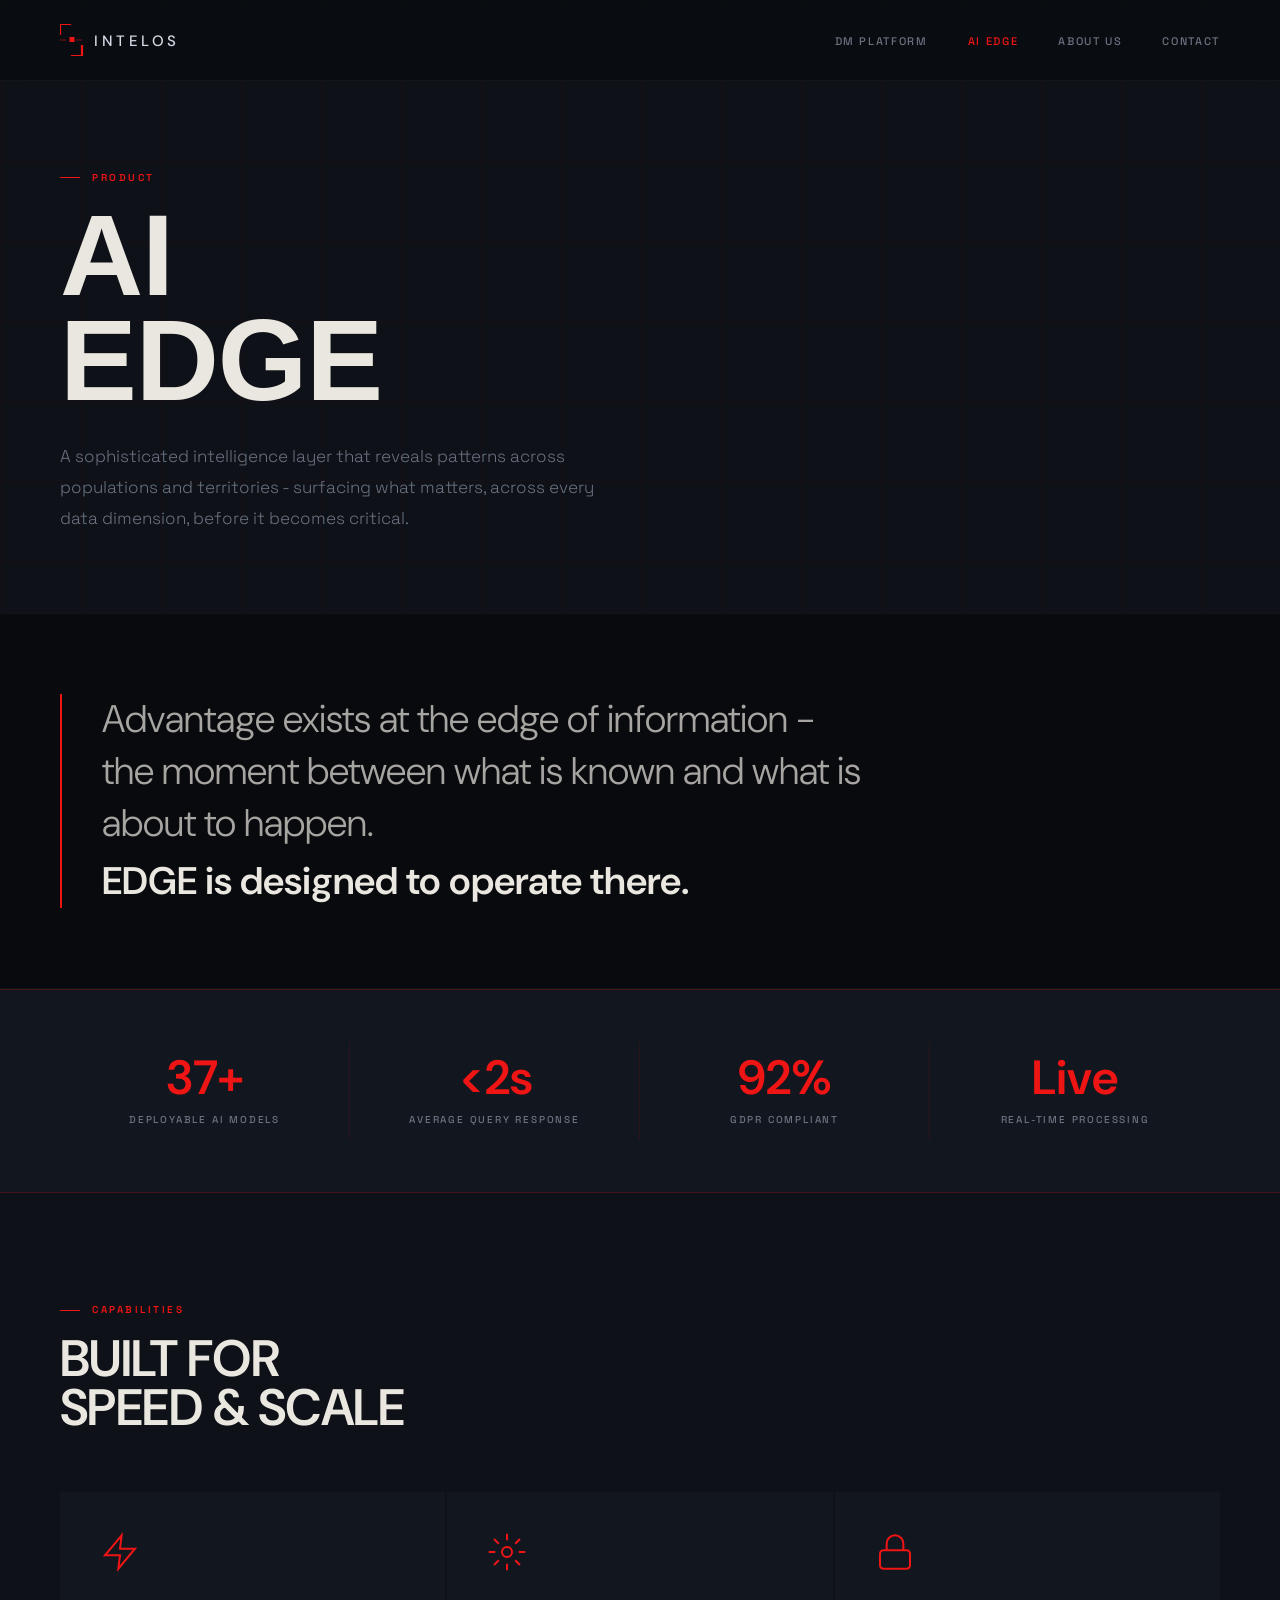
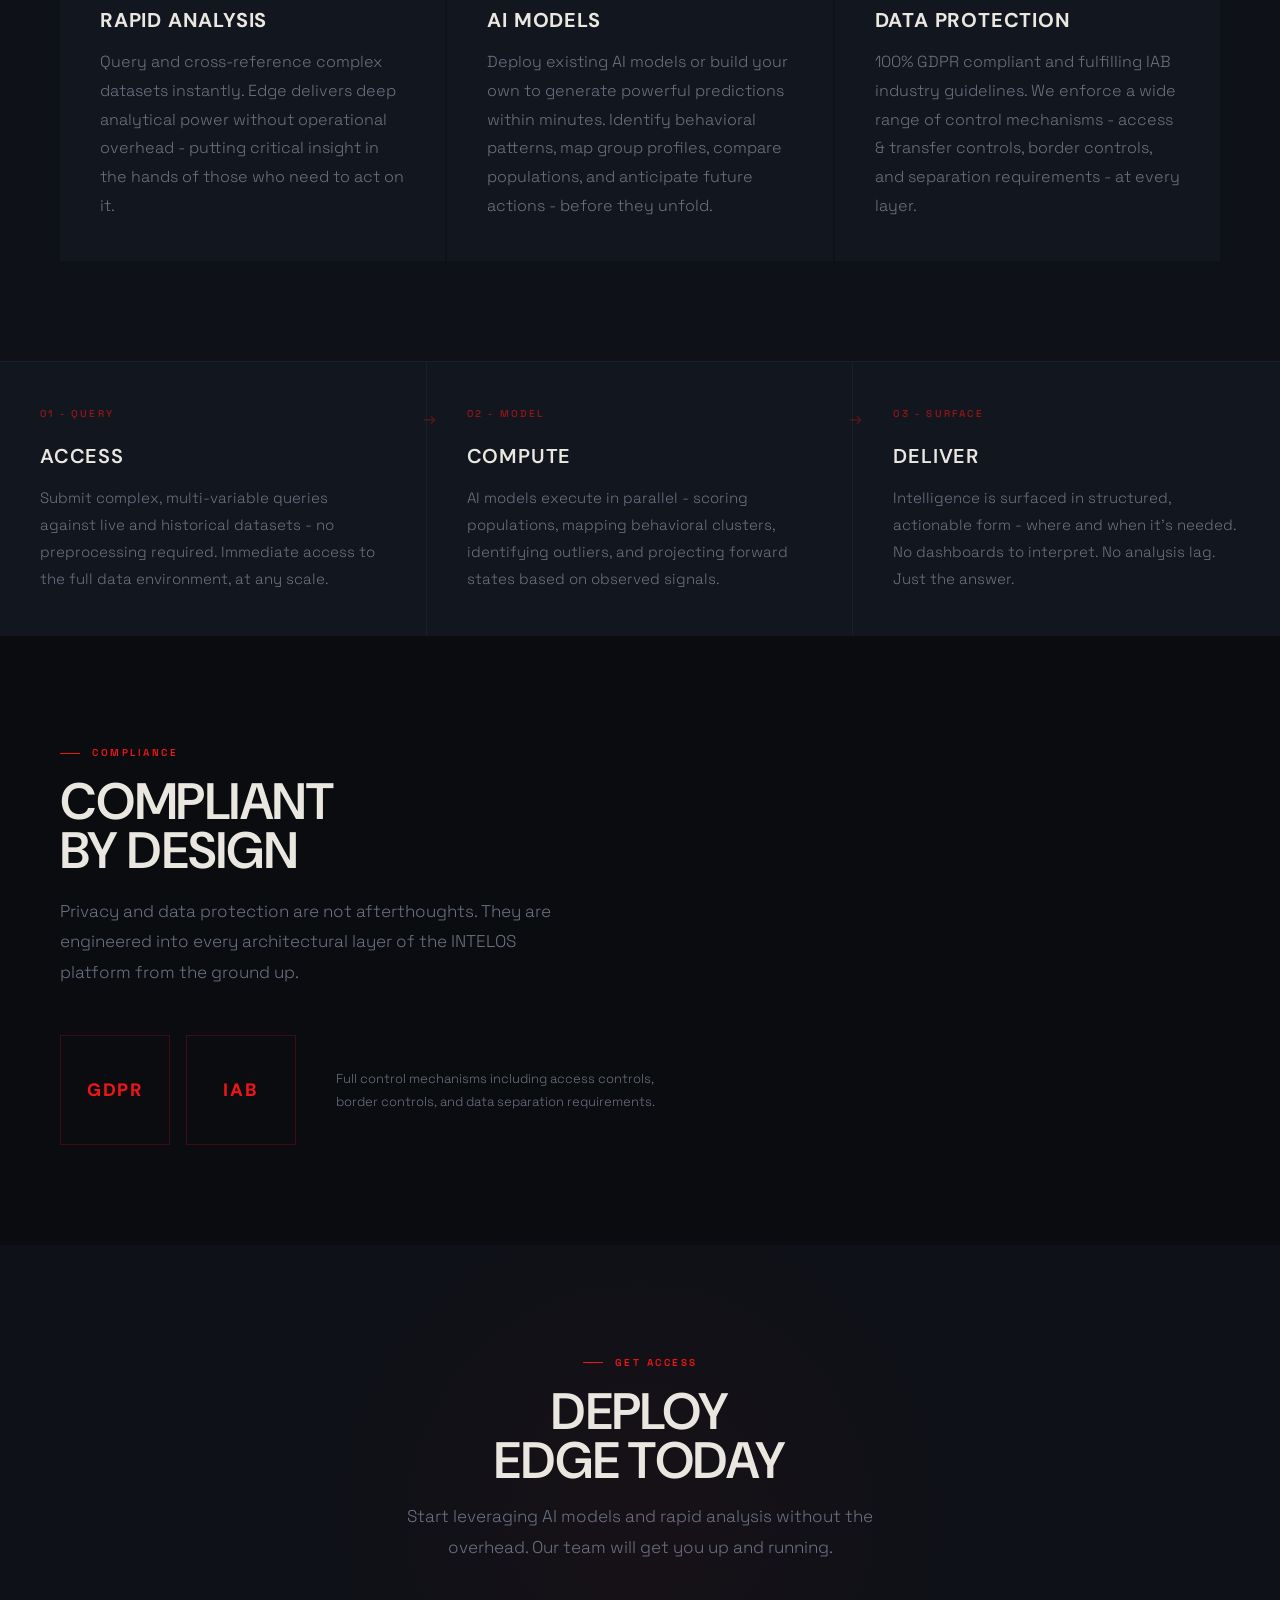
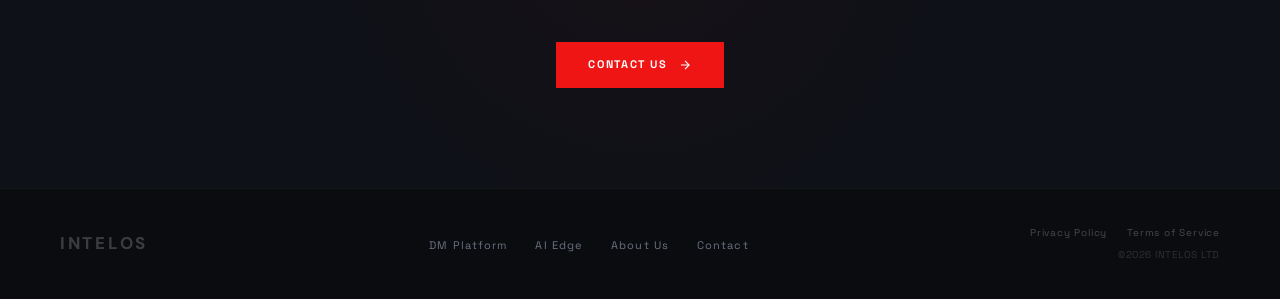
<file: ai-edge.html>
<!DOCTYPE html>
<html lang="en">
<head>
  <meta charset="UTF-8">
  <meta name="viewport" content="width=device-width, initial-scale=1.0">
  <title>AI EDGE - INTELOS</title>
  <link rel="preconnect" href="https://fonts.googleapis.com">
  <link href="https://fonts.googleapis.com/css2?family=Space+Grotesk:wght@300;400;500;600;700&family=DM+Sans:wght@300;400;500;600;700&display=swap" rel="stylesheet">
  <link rel="stylesheet" href="style.css">
</head>
<body>

  <nav>
    <a href="index.html" class="nav-logo">
      <svg width="158" height="32" viewBox="0 0 158 32" fill="none" xmlns="http://www.w3.org/2000/svg">
        <path d="M0 10 L0 0 L10 0" stroke="#F01515" stroke-width="2.2" stroke-linecap="square"/>
        <path d="M22 22 L22 32 L12 32" stroke="#F01515" stroke-width="2.2" stroke-linecap="square"/>
        <rect x="9.5" y="13" width="5" height="5" fill="#F01515"/>
        <line x1="0" y1="16" x2="6" y2="16" stroke="#F01515" stroke-width="1" opacity="0.5"/>
        <line x1="16" y1="16" x2="22" y2="16" stroke="#F01515" stroke-width="1" opacity="0.5"/>
        <text x="34" y="22" font-family="'DM Sans', Helvetica, Arial, sans-serif" font-size="15" font-weight="500" fill="#D4DBE6" letter-spacing="3.5">INTELOS</text>
      </svg>
    </a>
    <ul class="nav-links" id="navLinks">
      <li><a href="index.html">DM PLATFORM</a></li>
      <li><a href="ai-edge.html" class="active">AI EDGE</a></li>
      <li><a href="about.html">ABOUT US</a></li>
      <li><a href="contact.html">CONTACT</a></li>
    </ul>
    <button class="nav-burger" id="navBurger" aria-label="Toggle menu">
      <span></span><span></span><span></span>
    </button>
  </nav>

  <!-- PAGE HERO -->
  <div class="page-hero" style="background: var(--bg-2);">
    <div class="page-hero-content">
      <div class="section-label">Product</div>
      <h1 style="font-family:'Barlow Condensed',sans-serif; font-size: clamp(56px,9vw,120px); font-weight:800; text-transform:uppercase; line-height:0.92; color:var(--text); margin-bottom:28px;">
        AI<br><span style="color:var(--gold);">EDGE</span>
      </h1>
      <p class="section-desc" style="margin-top:0; max-width:560px;">A sophisticated intelligence layer that reveals patterns across populations and territories - surfacing what matters, across every data dimension, before it becomes critical.</p>
    </div>
  </div>

  <!-- MANIFESTO -->
  <div class="manifesto">
    <div class="manifesto-inner">
      <p class="manifesto-text">
        Advantage exists at the edge of information -<br>the moment between what is known and what is about to happen.
        <strong>EDGE is designed to operate there.</strong>
      </p>
    </div>
  </div>

  <!-- EDGE METRICS -->
  <div class="edge-metrics">
    <div class="edge-metric">
      <div class="metric-val">40+</div>
      <div class="metric-label">Deployable AI Models</div>
    </div>
    <div class="edge-metric">
      <div class="metric-val">&lt;2s</div>
      <div class="metric-label">Average Query Response</div>
    </div>
    <div class="edge-metric">
      <div class="metric-val">100%</div>
      <div class="metric-label">GDPR Compliant</div>
    </div>
    <div class="edge-metric">
      <div class="metric-val">Live</div>
      <div class="metric-label">Real-Time Processing</div>
    </div>
  </div>

  <!-- CAPABILITIES -->
  <section style="background: var(--bg-2);">
    <div class="section-label">Capabilities</div>
    <h2 class="section-title">Built for<br>Speed & Scale</h2>

    <div class="features-grid">

      <div class="feature-card">
        <svg class="feature-icon" fill="none" stroke="currentColor" stroke-width="1.2" viewBox="0 0 24 24">
          <path d="M13 2L3 14h9l-1 8 10-12h-9l1-8z"/>
        </svg>
        <div class="feature-title">Rapid Analysis</div>
        <p class="feature-text">Query and cross-reference complex datasets instantly. Edge delivers deep analytical power without operational overhead - putting critical insight in the hands of those who need to act on it.</p>
      </div>

      <div class="feature-card">
        <svg class="feature-icon" fill="none" stroke="currentColor" stroke-width="1.2" viewBox="0 0 24 24">
          <circle cx="12" cy="12" r="3"/>
          <path d="M12 1v4M12 19v4M4.22 4.22l2.83 2.83M16.95 16.95l2.83 2.83M1 12h4M19 12h4M4.22 19.78l2.83-2.83M16.95 7.05l2.83-2.83"/>
        </svg>
        <div class="feature-title">AI Models</div>
        <p class="feature-text">Deploy existing AI models or build your own to generate powerful predictions within minutes. Identify behavioral patterns, map group profiles, compare populations, and anticipate future actions - before they unfold.</p>
      </div>

      <div class="feature-card">
        <svg class="feature-icon" fill="none" stroke="currentColor" stroke-width="1.2" viewBox="0 0 24 24">
          <rect x="3" y="11" width="18" height="11" rx="2"/>
          <path d="M7 11V7a5 5 0 0 1 10 0v4"/>
        </svg>
        <div class="feature-title">Data Protection</div>
        <p class="feature-text">100% GDPR compliant and fulfilling IAB industry guidelines. We enforce a wide range of control mechanisms - access & transfer controls, border controls, and separation requirements - at every layer.</p>
      </div>

    </div>
  </section>

  <!-- PIPELINE -->
  <div class="pipeline">
    <div class="pipeline-inner">
      <div class="pipeline-step">
        <div class="pipeline-num">01 - Query</div>
        <div class="pipeline-title">Access</div>
        <p class="pipeline-desc">Submit complex, multi-variable queries against live and historical datasets - no preprocessing required. Immediate access to the full data environment, at any scale.</p>
      </div>
      <div class="pipeline-step">
        <div class="pipeline-num">02 - Model</div>
        <div class="pipeline-title">Compute</div>
        <p class="pipeline-desc">AI models execute in parallel - scoring populations, mapping behavioral clusters, identifying outliers, and projecting forward states based on observed signals.</p>
      </div>
      <div class="pipeline-step">
        <div class="pipeline-num">03 - Surface</div>
        <div class="pipeline-title">Deliver</div>
        <p class="pipeline-desc">Intelligence is surfaced in structured, actionable form - where and when it's needed. No dashboards to interpret. No analysis lag. Just the answer.</p>
      </div>
    </div>
  </div>

  <!-- COMPLIANCE -->
  <section style="background: var(--bg);">
    <div class="section-label">Compliance</div>
    <h2 class="section-title">Compliant<br>by Design</h2>
    <p class="section-desc" style="margin-top:20px;">Privacy and data protection are not afterthoughts. They are engineered into every architectural layer of the INTELOS platform from the ground up.</p>
    <div style="display:flex; gap:16px; margin-top:48px; flex-wrap:wrap; align-items:center;">
      <div class="gdpr-badge">GDPR</div>
      <div class="gdpr-badge">IAB</div>
      <div style="padding-left:24px; border-left:1px solid var(--gold-border);">
        <p style="font-size:13px; color:var(--text-muted); font-weight:300; max-width:320px; line-height:1.8;">Full control mechanisms including access controls, border controls, and data separation requirements.</p>
      </div>
    </div>
  </section>

  <!-- CTA -->
  <section class="cta">
    <div class="section-label">Get Access</div>
    <h2 class="section-title">Deploy<br>Edge Today</h2>
    <p class="section-desc">Start leveraging AI models and rapid analysis without the overhead. Our team will get you up and running.</p>
    <a href="mailto:info@intelos.io?subject=AI Edge Inquiry" class="btn-primary" style="margin-top:40px;">
      Contact Us
      <svg width="14" height="14" fill="none" stroke="currentColor" stroke-width="2" viewBox="0 0 24 24"><path d="M5 12h14M12 5l7 7-7 7"/></svg>
    </a>
  </section>

  <footer>
    <a href="index.html" class="footer-logo">INTELOS</a>
    <ul class="footer-links">
      <li><a href="index.html">DM Platform</a></li>
      <li><a href="ai-edge.html">AI Edge</a></li>
      <li><a href="about.html">About Us</a></li>
      <li><a href="contact.html">Contact</a></li>
    </ul>
    <div class="footer-right">
      <div class="footer-legal">
        <a href="https://policies.google.com/privacy">Privacy Policy</a>
        <a href="https://policies.google.com/terms">Terms of Service</a>
      </div>
      <span class="footer-copy">©2026 INTELOS LTD</span>
    </div>
  </footer>

  <script>
    const burger = document.getElementById('navBurger');
    const navLinks = document.getElementById('navLinks');
    const navEl = document.querySelector('nav');
    burger.addEventListener('click', () => {
      navEl.classList.toggle('open');
      navLinks.classList.toggle('open');
    });
    navLinks.querySelectorAll('a').forEach(a => a.addEventListener('click', () => {
      navEl.classList.remove('open');
      navLinks.classList.remove('open');
    }));

    const nav = document.querySelector('nav');
    window.addEventListener('scroll', () => {
      nav.style.borderBottomColor = window.scrollY > 60
        ? 'rgba(240,21,21,0.12)'
        : 'rgba(255,255,255,0.04)';
    });
  </script>
  <script src="animations.js"></script>
</body>
</html>
</file>
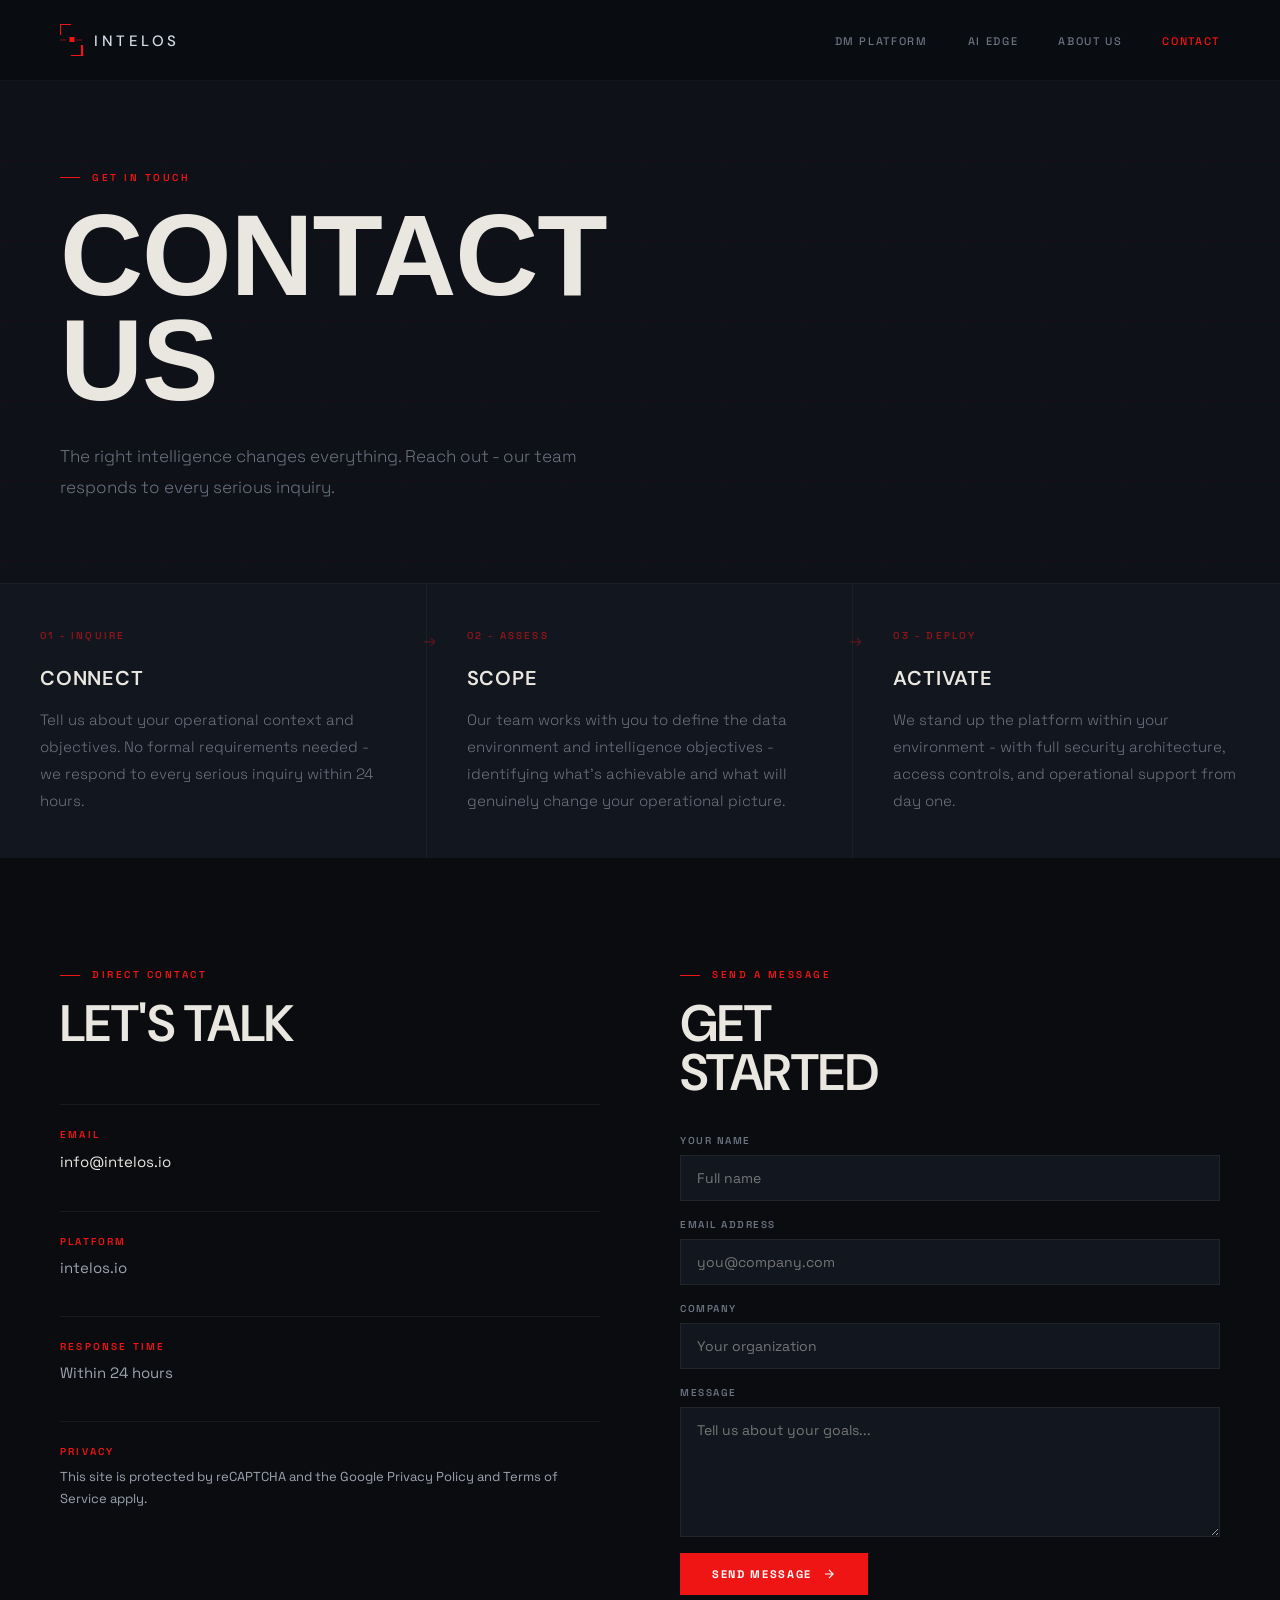
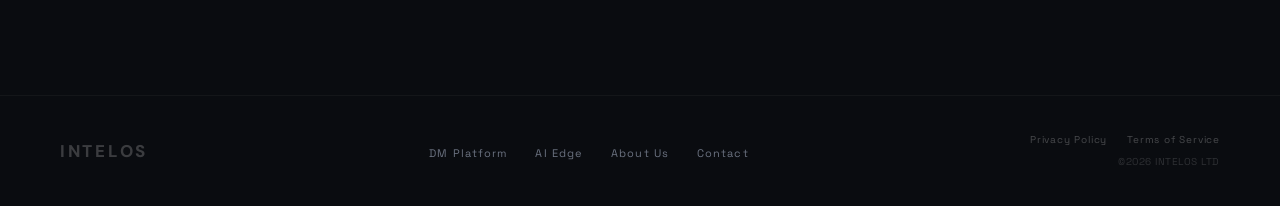
<file: contact.html>
<!DOCTYPE html>
<html lang="en">
<head>
  <meta charset="UTF-8">
  <meta name="viewport" content="width=device-width, initial-scale=1.0">
  <title>Contact - INTELOS</title>
  <link rel="preconnect" href="https://fonts.googleapis.com">
  <link href="https://fonts.googleapis.com/css2?family=Space+Grotesk:wght@300;400;500;600;700&family=DM+Sans:wght@300;400;500;600;700&display=swap" rel="stylesheet">
  <link rel="stylesheet" href="style.css">
</head>
<body>

  <nav>
    <a href="index.html" class="nav-logo">
      <svg width="158" height="32" viewBox="0 0 158 32" fill="none" xmlns="http://www.w3.org/2000/svg">
        <path d="M0 10 L0 0 L10 0" stroke="#F01515" stroke-width="2.2" stroke-linecap="square"/>
        <path d="M22 22 L22 32 L12 32" stroke="#F01515" stroke-width="2.2" stroke-linecap="square"/>
        <rect x="9.5" y="13" width="5" height="5" fill="#F01515"/>
        <line x1="0" y1="16" x2="6" y2="16" stroke="#F01515" stroke-width="1" opacity="0.5"/>
        <line x1="16" y1="16" x2="22" y2="16" stroke="#F01515" stroke-width="1" opacity="0.5"/>
        <text x="34" y="22" font-family="'DM Sans', Helvetica, Arial, sans-serif" font-size="15" font-weight="500" fill="#D4DBE6" letter-spacing="3.5">INTELOS</text>
      </svg>
    </a>
    <ul class="nav-links" id="navLinks">
      <li><a href="index.html">DM PLATFORM</a></li>
      <li><a href="ai-edge.html">AI EDGE</a></li>
      <li><a href="about.html">ABOUT US</a></li>
      <li><a href="contact.html" class="active">CONTACT</a></li>
    </ul>
    <button class="nav-burger" id="navBurger" aria-label="Toggle menu">
      <span></span><span></span><span></span>
    </button>
  </nav>

  <!-- PAGE HERO -->
  <div class="page-hero" style="background: var(--bg-2);">
    <div class="page-hero-content">
      <div class="section-label">Get In Touch</div>
      <h1 style="font-family:'Barlow Condensed',sans-serif; font-size:clamp(56px,9vw,120px); font-weight:800; text-transform:uppercase; line-height:0.92; color:var(--text); margin-bottom:28px;">
        Contact<br>Us
      </h1>
      <p class="section-desc" style="margin-top:0;">The right intelligence changes everything. Reach out - our team responds to every serious inquiry.</p>
    </div>
  </div>

  <!-- ENGAGEMENT PIPELINE -->
  <div class="pipeline">
    <div class="pipeline-inner">
      <div class="pipeline-step">
        <div class="pipeline-num">01 - Inquire</div>
        <div class="pipeline-title">Connect</div>
        <p class="pipeline-desc">Tell us about your operational context and objectives. No formal requirements needed - we respond to every serious inquiry within 24 hours.</p>
      </div>
      <div class="pipeline-step">
        <div class="pipeline-num">02 - Assess</div>
        <div class="pipeline-title">Scope</div>
        <p class="pipeline-desc">Our team works with you to define the data environment and intelligence objectives - identifying what's achievable and what will genuinely change your operational picture.</p>
      </div>
      <div class="pipeline-step">
        <div class="pipeline-num">03 - Deploy</div>
        <div class="pipeline-title">Activate</div>
        <p class="pipeline-desc">We stand up the platform within your environment - with full security architecture, access controls, and operational support from day one.</p>
      </div>
    </div>
  </div>

  <!-- CONTACT -->
  <section style="background: var(--bg);">
    <div class="contact-grid">

      <div class="contact-info">
        <div>
          <div class="section-label">Direct Contact</div>
          <h2 class="section-title">Let's Talk</h2>
        </div>
        <div class="contact-item">
          <div class="contact-item-label">Email</div>
          <a href="mailto:info@intelos.io" class="contact-item-value" style="color:var(--gold); text-decoration:none; transition:opacity 0.2s;" onmouseover="this.style.opacity=0.7" onmouseout="this.style.opacity=1">info@intelos.io</a>
        </div>
        <div class="contact-item">
          <div class="contact-item-label">Platform</div>
          <div class="contact-item-value">intelos.io</div>
        </div>
        <div class="contact-item">
          <div class="contact-item-label">Response Time</div>
          <div class="contact-item-value">Within 24 hours</div>
        </div>
        <div class="contact-item">
          <div class="contact-item-label">Privacy</div>
          <div class="contact-item-value" style="font-size:13px; line-height:1.7;">This site is protected by reCAPTCHA and the Google <a href="https://policies.google.com/privacy" style="color:var(--gold); text-decoration:none;">Privacy Policy</a> and <a href="https://policies.google.com/terms" style="color:var(--gold); text-decoration:none;">Terms of Service</a> apply.</div>
        </div>
      </div>

      <div>
        <div class="section-label">Send a Message</div>
        <h2 class="section-title" style="margin-bottom:36px;">Get<br>Started</h2>
        <form class="contact-form" id="contactForm">
          <div class="form-group">
            <label class="form-label">Your Name</label>
            <input type="text" class="form-input" placeholder="Full name" required>
          </div>
          <div class="form-group">
            <label class="form-label">Email Address</label>
            <input type="email" class="form-input" placeholder="you@company.com" required>
          </div>
          <div class="form-group">
            <label class="form-label">Company</label>
            <input type="text" class="form-input" placeholder="Your organization">
          </div>
          <div class="form-group">
            <label class="form-label">Message</label>
            <textarea class="form-textarea" placeholder="Tell us about your goals..." required></textarea>
          </div>
          <button type="submit" class="btn-primary" id="submitBtn" style="align-self:flex-start; border:none;">
            Send Message
            <svg width="14" height="14" fill="none" stroke="currentColor" stroke-width="2" viewBox="0 0 24 24"><path d="M5 12h14M12 5l7 7-7 7"/></svg>
          </button>
        </form>
      </div>

    </div>
  </section>

  <footer>
    <a href="index.html" class="footer-logo">INTELOS</a>
    <ul class="footer-links">
      <li><a href="index.html">DM Platform</a></li>
      <li><a href="ai-edge.html">AI Edge</a></li>
      <li><a href="about.html">About Us</a></li>
      <li><a href="contact.html">Contact</a></li>
    </ul>
    <div class="footer-right">
      <div class="footer-legal">
        <a href="https://policies.google.com/privacy">Privacy Policy</a>
        <a href="https://policies.google.com/terms">Terms of Service</a>
      </div>
      <span class="footer-copy">©2026 INTELOS LTD</span>
    </div>
  </footer>

  <script>
    const burger = document.getElementById('navBurger');
    const navLinks = document.getElementById('navLinks');
    const navEl = document.querySelector('nav');
    burger.addEventListener('click', () => {
      navEl.classList.toggle('open');
      navLinks.classList.toggle('open');
    });
    navLinks.querySelectorAll('a').forEach(a => a.addEventListener('click', () => {
      navEl.classList.remove('open');
      navLinks.classList.remove('open');
    }));

    const nav = document.querySelector('nav');
    window.addEventListener('scroll', () => {
      nav.style.borderBottomColor = window.scrollY > 60
        ? 'rgba(240,21,21,0.12)'
        : 'rgba(255,255,255,0.04)';
    });

    document.getElementById('contactForm').addEventListener('submit', function(e) {
      e.preventDefault();
      const btn = document.getElementById('submitBtn');
      btn.innerHTML = 'Sent ✓';
      btn.style.background = '#1e3d2f';
      btn.style.color = '#6fcf97';
      btn.disabled = true;
      setTimeout(() => {
        btn.innerHTML = 'Send Message <svg width="14" height="14" fill="none" stroke="currentColor" stroke-width="2" viewBox="0 0 24 24"><path d="M5 12h14M12 5l7 7-7 7"/></svg>';
        btn.style.background = '';
        btn.style.color = '';
        btn.disabled = false;
        this.reset();
      }, 3000);
    });
  </script>
  <script src="animations.js"></script>
</body>
</html>
</file>
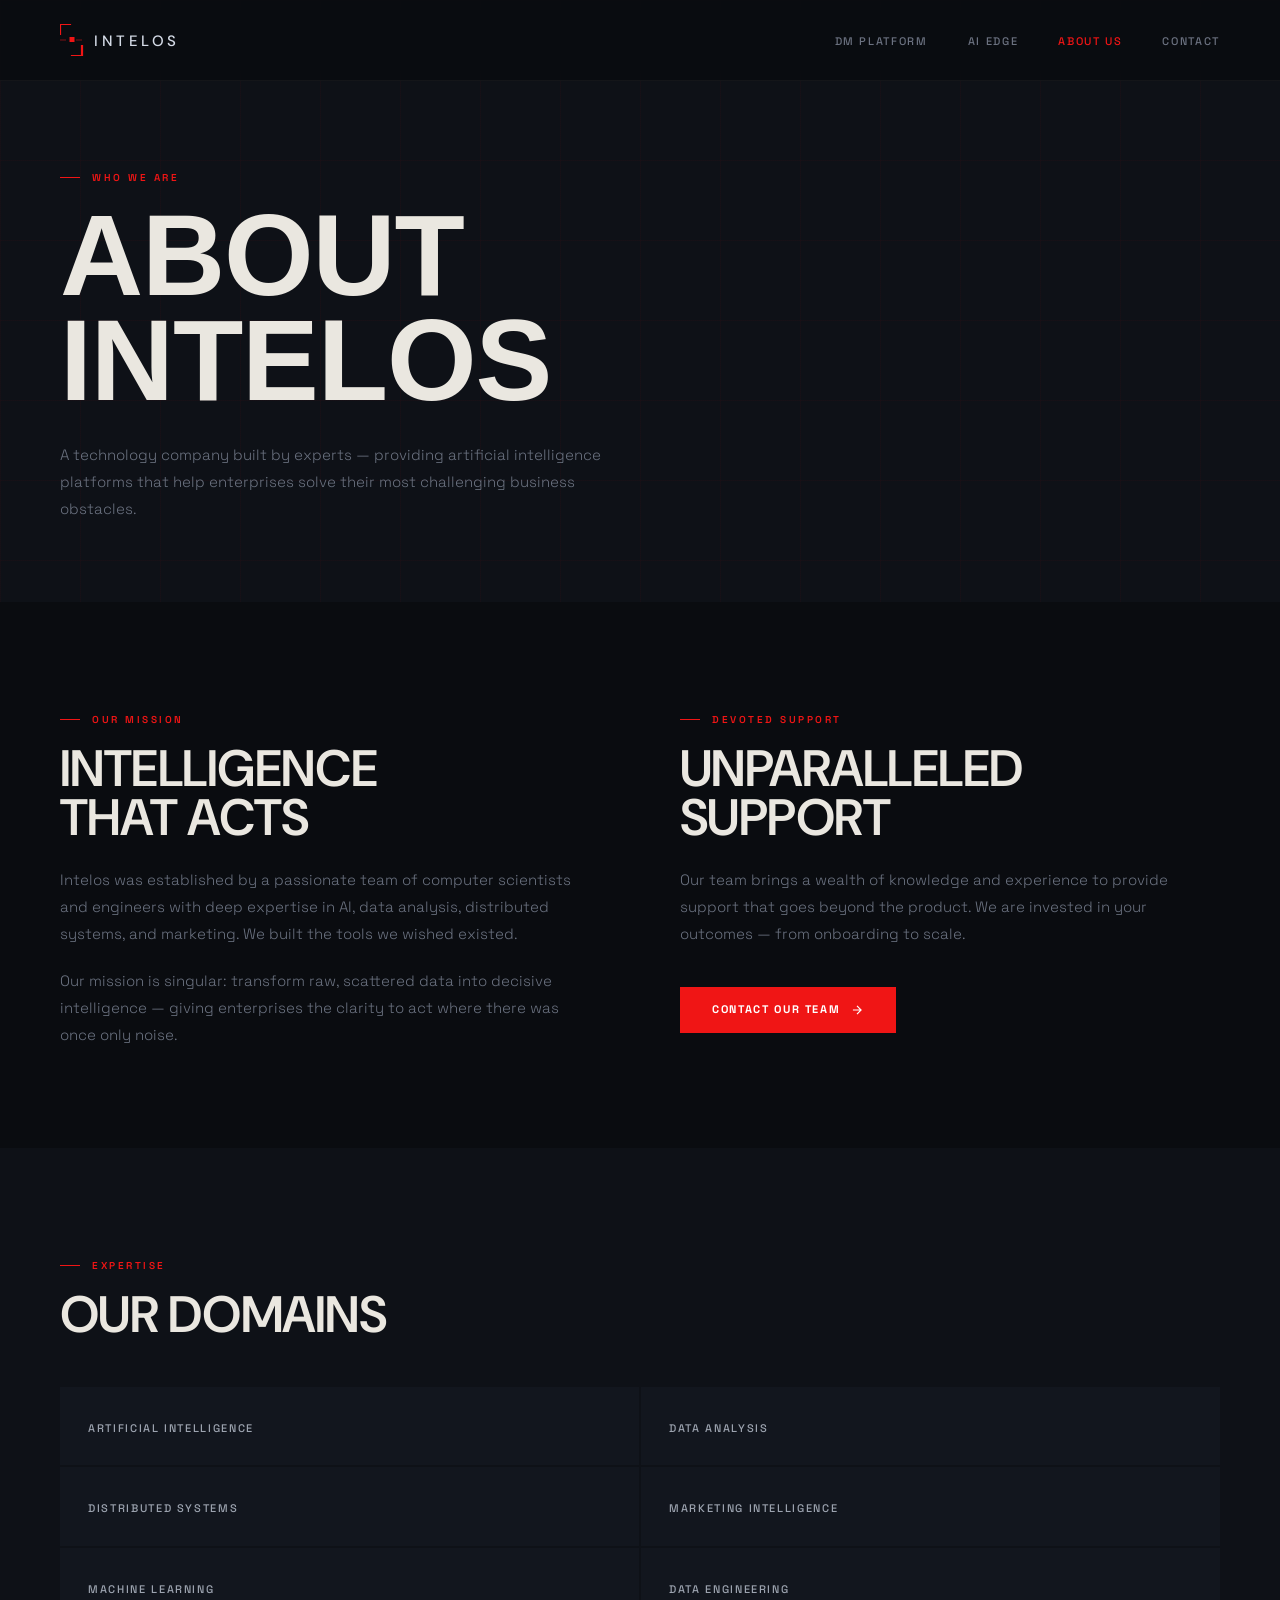
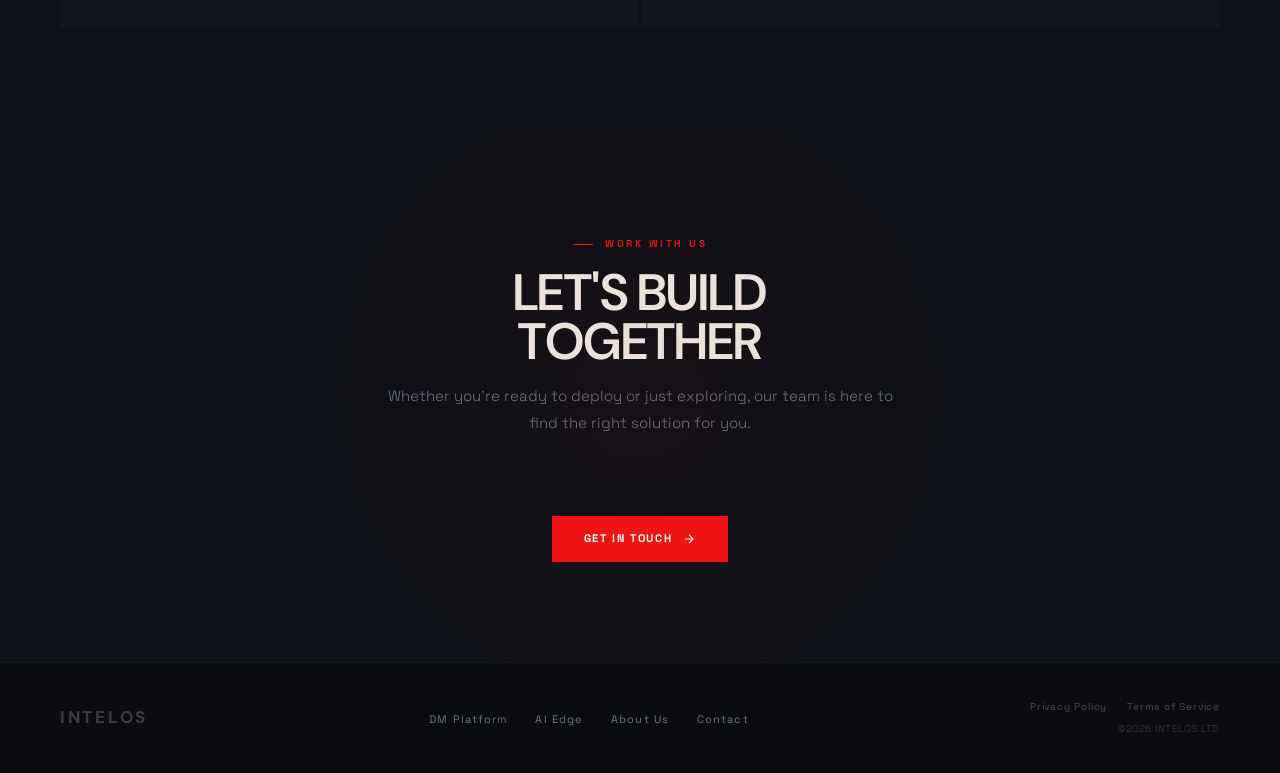
<file: intelos-website/about.html>
<!DOCTYPE html>
<html lang="en">
<head>
  <meta charset="UTF-8">
  <meta name="viewport" content="width=device-width, initial-scale=1.0">
  <title>About Us — INTELOS</title>
  <link rel="preconnect" href="https://fonts.googleapis.com">
  <link href="https://fonts.googleapis.com/css2?family=Space+Grotesk:wght@300;400;500;600;700&family=DM+Sans:wght@300;400;500;600;700&display=swap" rel="stylesheet">
  <link rel="stylesheet" href="style.css">
</head>
<body>

  <nav>
    <a href="index.html" class="nav-logo">
      <svg width="158" height="32" viewBox="0 0 158 32" fill="none" xmlns="http://www.w3.org/2000/svg">
        <path d="M0 10 L0 0 L10 0" stroke="#F01515" stroke-width="2.2" stroke-linecap="square"/>
        <path d="M22 22 L22 32 L12 32" stroke="#F01515" stroke-width="2.2" stroke-linecap="square"/>
        <rect x="9.5" y="13" width="5" height="5" fill="#F01515"/>
        <line x1="0" y1="16" x2="6" y2="16" stroke="#F01515" stroke-width="1" opacity="0.5"/>
        <line x1="16" y1="16" x2="22" y2="16" stroke="#F01515" stroke-width="1" opacity="0.5"/>
        <text x="34" y="22" font-family="'DM Sans', Helvetica, Arial, sans-serif" font-size="15" font-weight="500" fill="#D4DBE6" letter-spacing="3.5">INTELOS</text>
      </svg>
    </a>
    <ul class="nav-links" id="navLinks">
      <li><a href="index.html">DM PLATFORM</a></li>
      <li><a href="ai-edge.html">AI EDGE</a></li>
      <li><a href="about.html" class="active">ABOUT US</a></li>
      <li><a href="contact.html">CONTACT</a></li>
    </ul>
    <button class="nav-burger" id="navBurger" aria-label="Toggle menu">
      <span></span><span></span><span></span>
    </button>
  </nav>

  <!-- PAGE HERO -->
  <div class="page-hero" style="background: var(--bg-2);">
    <div class="page-hero-content">
      <div class="section-label">Who We Are</div>
      <h1 style="font-family:'Barlow Condensed',sans-serif; font-size:clamp(56px,9vw,120px); font-weight:800; text-transform:uppercase; line-height:0.92; color:var(--text); margin-bottom:28px;">
        About<br>INTELOS
      </h1>
      <p class="section-desc" style="margin-top:0; max-width:560px;">A technology company built by experts — providing artificial intelligence platforms that help enterprises solve their most challenging business obstacles.</p>
    </div>
  </div>

  <!-- MISSION -->
  <section style="background: var(--bg);">
    <div class="about-content">
      <div>
        <div class="section-label">Our Mission</div>
        <h2 class="section-title">Intelligence<br>That Acts</h2>
        <p class="section-desc" style="margin-top:24px;">Intelos was established by a passionate team of computer scientists and engineers with deep expertise in AI, data analysis, distributed systems, and marketing. We built the tools we wished existed.</p>
        <p class="section-desc" style="margin-top:20px;">Our mission is singular: transform raw, scattered data into decisive intelligence — giving enterprises the clarity to act where there was once only noise.</p>
      </div>
      <div>
        <div class="section-label">Devoted Support</div>
        <h2 class="section-title">Unparalleled<br>Support</h2>
        <p class="section-desc" style="margin-top:24px;">Our team brings a wealth of knowledge and experience to provide support that goes beyond the product. We are invested in your outcomes — from onboarding to scale.</p>
        <a href="contact.html" class="btn-primary" style="margin-top:40px; display:inline-flex;">
          Contact Our Team
          <svg width="14" height="14" fill="none" stroke="currentColor" stroke-width="2" viewBox="0 0 24 24"><path d="M5 12h14M12 5l7 7-7 7"/></svg>
        </a>
      </div>
    </div>
  </section>

  <!-- EXPERTISE -->
  <section style="background: var(--bg-2);">
    <div class="section-label">Expertise</div>
    <h2 class="section-title">Our Domains</h2>
    <div class="expertise-list" style="margin-top:48px;">
      <div class="expertise-item"><span>Artificial Intelligence</span></div>
      <div class="expertise-item"><span>Data Analysis</span></div>
      <div class="expertise-item"><span>Distributed Systems</span></div>
      <div class="expertise-item"><span>Marketing Intelligence</span></div>
      <div class="expertise-item"><span>Machine Learning</span></div>
      <div class="expertise-item"><span>Data Engineering</span></div>
    </div>
  </section>

  <!-- CTA -->
  <section class="cta">
    <div class="section-label">Work With Us</div>
    <h2 class="section-title">Let's Build<br>Together</h2>
    <p class="section-desc">Whether you're ready to deploy or just exploring, our team is here to find the right solution for you.</p>
    <a href="contact.html" class="btn-primary" style="margin-top:40px;">
      Get in Touch
      <svg width="14" height="14" fill="none" stroke="currentColor" stroke-width="2" viewBox="0 0 24 24"><path d="M5 12h14M12 5l7 7-7 7"/></svg>
    </a>
  </section>

  <footer>
    <a href="index.html" class="footer-logo">INTELOS</a>
    <ul class="footer-links">
      <li><a href="index.html">DM Platform</a></li>
      <li><a href="ai-edge.html">AI Edge</a></li>
      <li><a href="about.html">About Us</a></li>
      <li><a href="contact.html">Contact</a></li>
    </ul>
    <div class="footer-right">
      <div class="footer-legal">
        <a href="https://policies.google.com/privacy">Privacy Policy</a>
        <a href="https://policies.google.com/terms">Terms of Service</a>
      </div>
      <span class="footer-copy">©2026 INTELOS LTD</span>
    </div>
  </footer>

  <script>
    const burger = document.getElementById('navBurger');
    const navLinks = document.getElementById('navLinks');
    const navEl = document.querySelector('nav');
    burger.addEventListener('click', () => {
      navEl.classList.toggle('open');
      navLinks.classList.toggle('open');
    });
    navLinks.querySelectorAll('a').forEach(a => a.addEventListener('click', () => {
      navEl.classList.remove('open');
      navLinks.classList.remove('open');
    }));

    const nav = document.querySelector('nav');
    window.addEventListener('scroll', () => {
      nav.style.borderBottomColor = window.scrollY > 60
        ? 'rgba(240,21,21,0.12)'
        : 'rgba(255,255,255,0.04)';
    });
  </script>
</body>
</html>
</file>
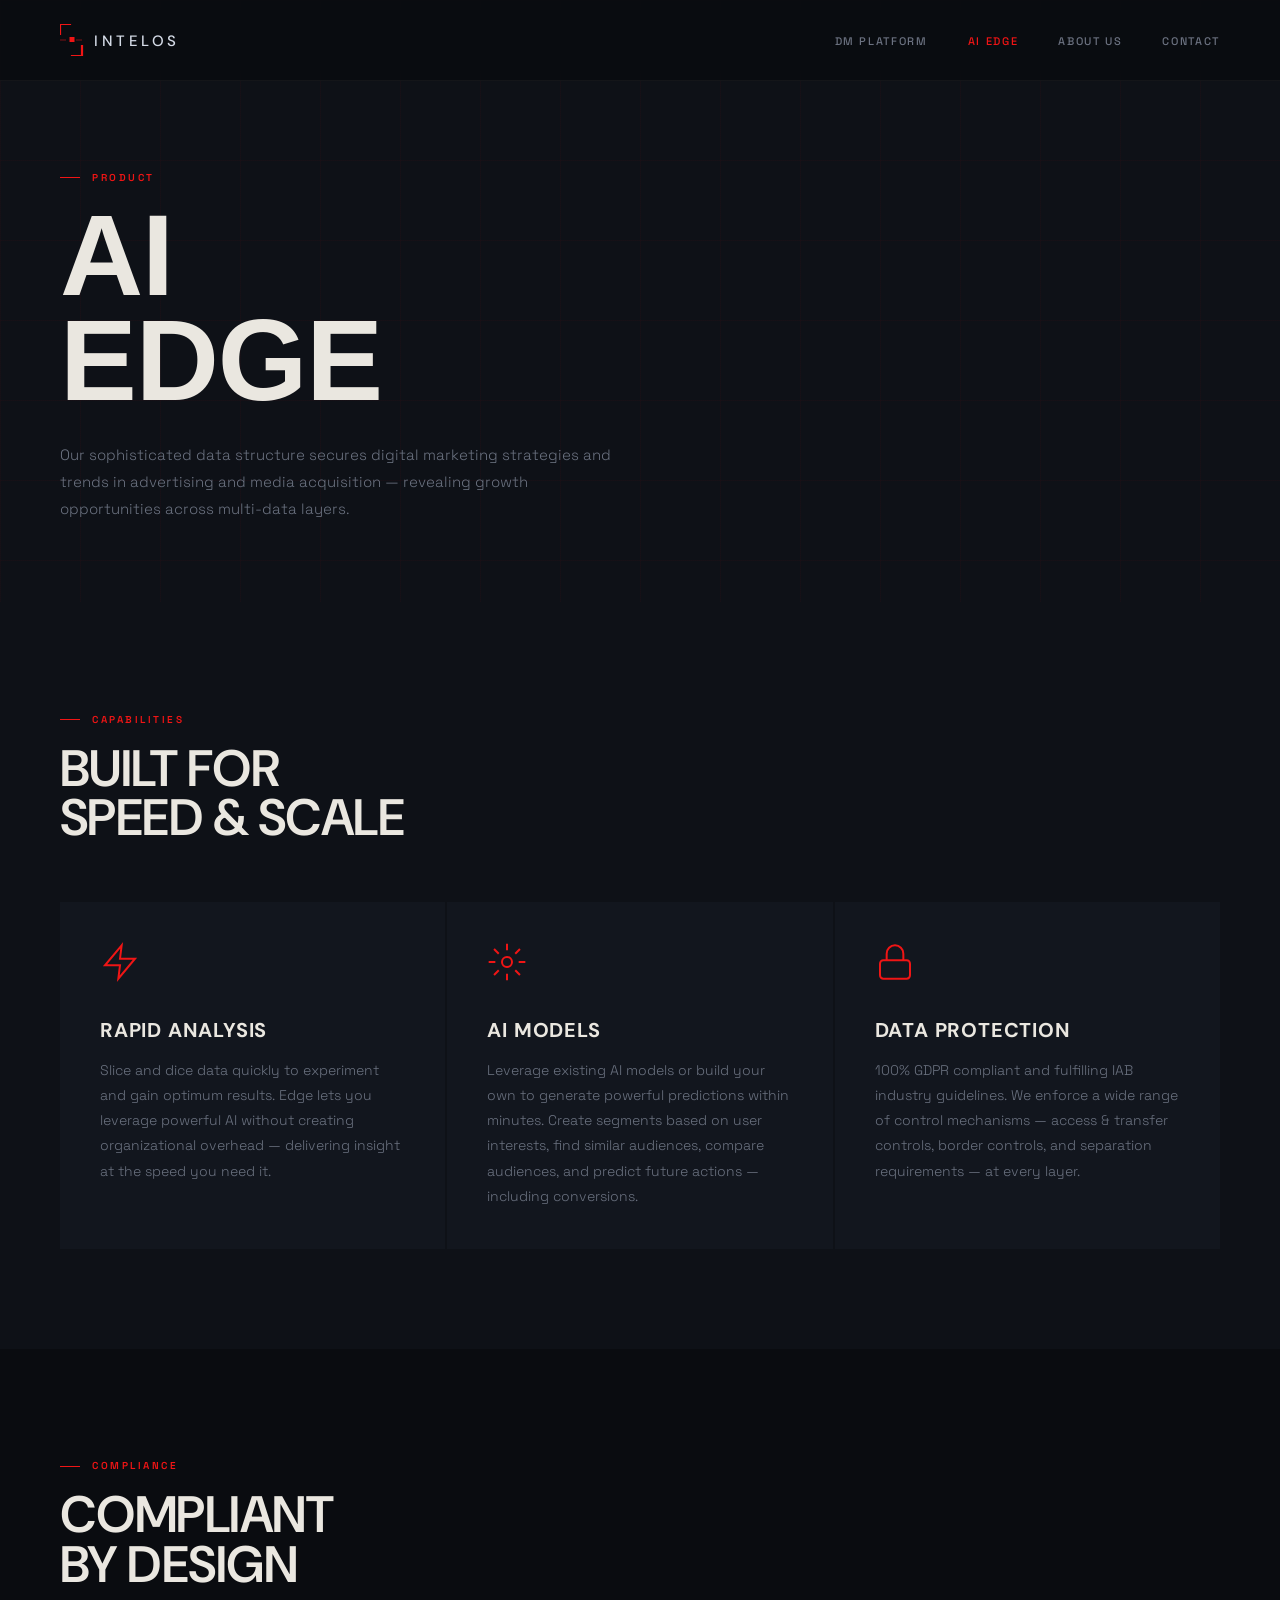
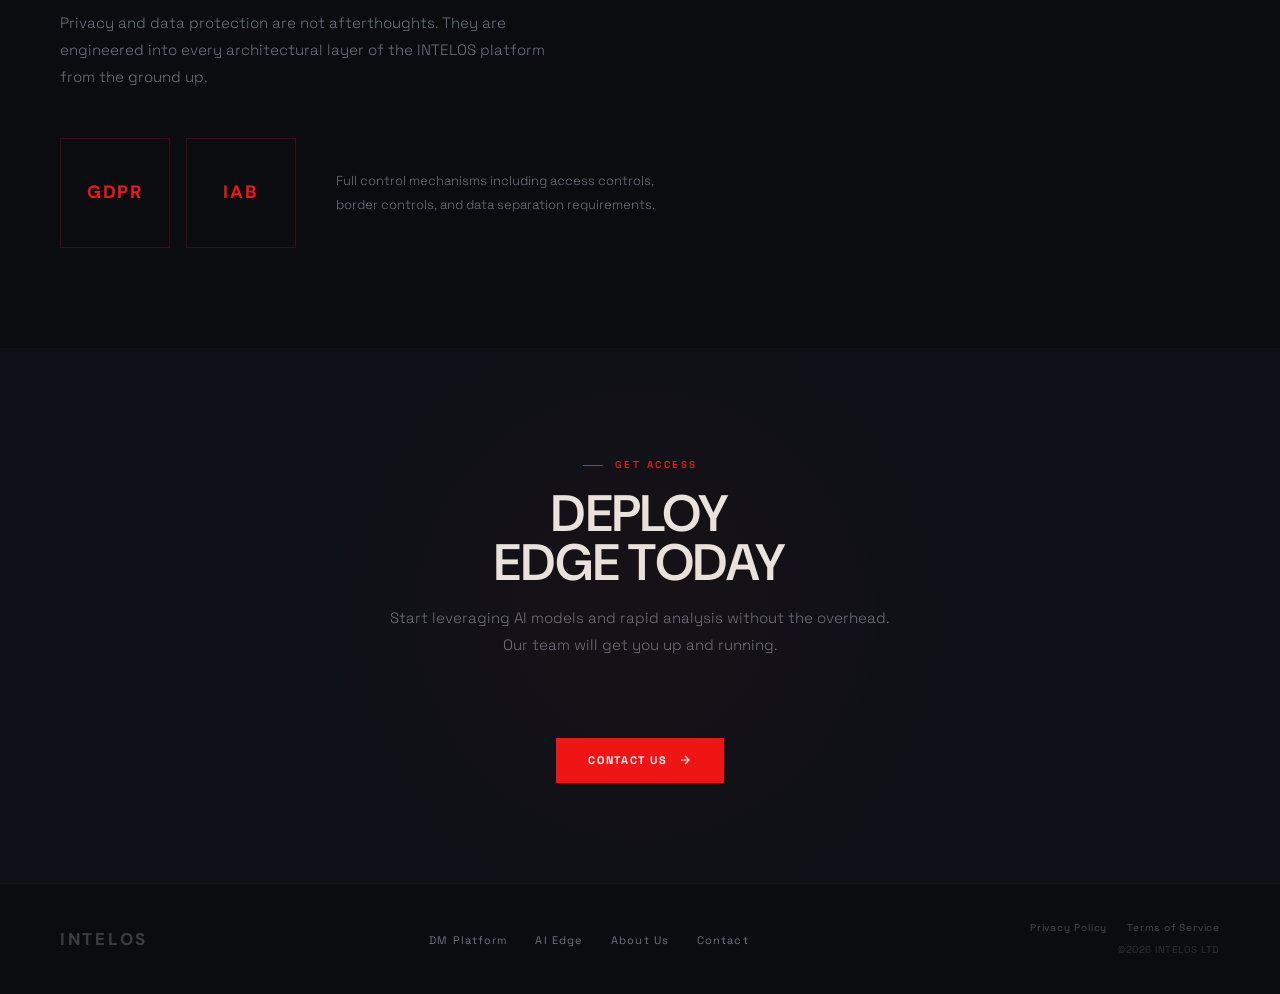
<file: intelos-website/ai-edge.html>
<!DOCTYPE html>
<html lang="en">
<head>
  <meta charset="UTF-8">
  <meta name="viewport" content="width=device-width, initial-scale=1.0">
  <title>AI EDGE — INTELOS</title>
  <link rel="preconnect" href="https://fonts.googleapis.com">
  <link href="https://fonts.googleapis.com/css2?family=Space+Grotesk:wght@300;400;500;600;700&family=DM+Sans:wght@300;400;500;600;700&display=swap" rel="stylesheet">
  <link rel="stylesheet" href="style.css">
</head>
<body>

  <nav>
    <a href="index.html" class="nav-logo">
      <svg width="158" height="32" viewBox="0 0 158 32" fill="none" xmlns="http://www.w3.org/2000/svg">
        <path d="M0 10 L0 0 L10 0" stroke="#F01515" stroke-width="2.2" stroke-linecap="square"/>
        <path d="M22 22 L22 32 L12 32" stroke="#F01515" stroke-width="2.2" stroke-linecap="square"/>
        <rect x="9.5" y="13" width="5" height="5" fill="#F01515"/>
        <line x1="0" y1="16" x2="6" y2="16" stroke="#F01515" stroke-width="1" opacity="0.5"/>
        <line x1="16" y1="16" x2="22" y2="16" stroke="#F01515" stroke-width="1" opacity="0.5"/>
        <text x="34" y="22" font-family="'DM Sans', Helvetica, Arial, sans-serif" font-size="15" font-weight="500" fill="#D4DBE6" letter-spacing="3.5">INTELOS</text>
      </svg>
    </a>
    <ul class="nav-links" id="navLinks">
      <li><a href="index.html">DM PLATFORM</a></li>
      <li><a href="ai-edge.html" class="active">AI EDGE</a></li>
      <li><a href="about.html">ABOUT US</a></li>
      <li><a href="contact.html">CONTACT</a></li>
    </ul>
    <button class="nav-burger" id="navBurger" aria-label="Toggle menu">
      <span></span><span></span><span></span>
    </button>
  </nav>

  <!-- PAGE HERO -->
  <div class="page-hero" style="background: var(--bg-2);">
    <div class="page-hero-content">
      <div class="section-label">Product</div>
      <h1 style="font-family:'Barlow Condensed',sans-serif; font-size: clamp(56px,9vw,120px); font-weight:800; text-transform:uppercase; line-height:0.92; color:var(--text); margin-bottom:28px;">
        AI<br><span style="color:var(--gold);">EDGE</span>
      </h1>
      <p class="section-desc" style="margin-top:0; max-width:560px;">Our sophisticated data structure secures digital marketing strategies and trends in advertising and media acquisition — revealing growth opportunities across multi-data layers.</p>
    </div>
  </div>

  <!-- CAPABILITIES -->
  <section style="background: var(--bg-2);">
    <div class="section-label">Capabilities</div>
    <h2 class="section-title">Built for<br>Speed & Scale</h2>

    <div class="features-grid">

      <div class="feature-card">
        <svg class="feature-icon" fill="none" stroke="currentColor" stroke-width="1.2" viewBox="0 0 24 24">
          <path d="M13 2L3 14h9l-1 8 10-12h-9l1-8z"/>
        </svg>
        <div class="feature-title">Rapid Analysis</div>
        <p class="feature-text">Slice and dice data quickly to experiment and gain optimum results. Edge lets you leverage powerful AI without creating organizational overhead — delivering insight at the speed you need it.</p>
      </div>

      <div class="feature-card">
        <svg class="feature-icon" fill="none" stroke="currentColor" stroke-width="1.2" viewBox="0 0 24 24">
          <circle cx="12" cy="12" r="3"/>
          <path d="M12 1v4M12 19v4M4.22 4.22l2.83 2.83M16.95 16.95l2.83 2.83M1 12h4M19 12h4M4.22 19.78l2.83-2.83M16.95 7.05l2.83-2.83"/>
        </svg>
        <div class="feature-title">AI Models</div>
        <p class="feature-text">Leverage existing AI models or build your own to generate powerful predictions within minutes. Create segments based on user interests, find similar audiences, compare audiences, and predict future actions — including conversions.</p>
      </div>

      <div class="feature-card">
        <svg class="feature-icon" fill="none" stroke="currentColor" stroke-width="1.2" viewBox="0 0 24 24">
          <rect x="3" y="11" width="18" height="11" rx="2"/>
          <path d="M7 11V7a5 5 0 0 1 10 0v4"/>
        </svg>
        <div class="feature-title">Data Protection</div>
        <p class="feature-text">100% GDPR compliant and fulfilling IAB industry guidelines. We enforce a wide range of control mechanisms — access & transfer controls, border controls, and separation requirements — at every layer.</p>
      </div>

    </div>
  </section>

  <!-- COMPLIANCE -->
  <section style="background: var(--bg);">
    <div class="section-label">Compliance</div>
    <h2 class="section-title">Compliant<br>by Design</h2>
    <p class="section-desc" style="margin-top:20px;">Privacy and data protection are not afterthoughts. They are engineered into every architectural layer of the INTELOS platform from the ground up.</p>
    <div style="display:flex; gap:16px; margin-top:48px; flex-wrap:wrap; align-items:center;">
      <div class="gdpr-badge">GDPR</div>
      <div class="gdpr-badge">IAB</div>
      <div style="padding-left:24px; border-left:1px solid var(--gold-border);">
        <p style="font-size:13px; color:var(--text-muted); font-weight:300; max-width:320px; line-height:1.8;">Full control mechanisms including access controls, border controls, and data separation requirements.</p>
      </div>
    </div>
  </section>

  <!-- CTA -->
  <section class="cta">
    <div class="section-label">Get Access</div>
    <h2 class="section-title">Deploy<br>Edge Today</h2>
    <p class="section-desc">Start leveraging AI models and rapid analysis without the overhead. Our team will get you up and running.</p>
    <a href="mailto:info@intelos.io?subject=AI Edge Inquiry" class="btn-primary" style="margin-top:40px;">
      Contact Us
      <svg width="14" height="14" fill="none" stroke="currentColor" stroke-width="2" viewBox="0 0 24 24"><path d="M5 12h14M12 5l7 7-7 7"/></svg>
    </a>
  </section>

  <footer>
    <a href="index.html" class="footer-logo">INTELOS</a>
    <ul class="footer-links">
      <li><a href="index.html">DM Platform</a></li>
      <li><a href="ai-edge.html">AI Edge</a></li>
      <li><a href="about.html">About Us</a></li>
      <li><a href="contact.html">Contact</a></li>
    </ul>
    <div class="footer-right">
      <div class="footer-legal">
        <a href="https://policies.google.com/privacy">Privacy Policy</a>
        <a href="https://policies.google.com/terms">Terms of Service</a>
      </div>
      <span class="footer-copy">©2026 INTELOS LTD</span>
    </div>
  </footer>

  <script>
    const burger = document.getElementById('navBurger');
    const navLinks = document.getElementById('navLinks');
    const navEl = document.querySelector('nav');
    burger.addEventListener('click', () => {
      navEl.classList.toggle('open');
      navLinks.classList.toggle('open');
    });
    navLinks.querySelectorAll('a').forEach(a => a.addEventListener('click', () => {
      navEl.classList.remove('open');
      navLinks.classList.remove('open');
    }));

    const nav = document.querySelector('nav');
    window.addEventListener('scroll', () => {
      nav.style.borderBottomColor = window.scrollY > 60
        ? 'rgba(240,21,21,0.12)'
        : 'rgba(255,255,255,0.04)';
    });
  </script>
</body>
</html>
</file>
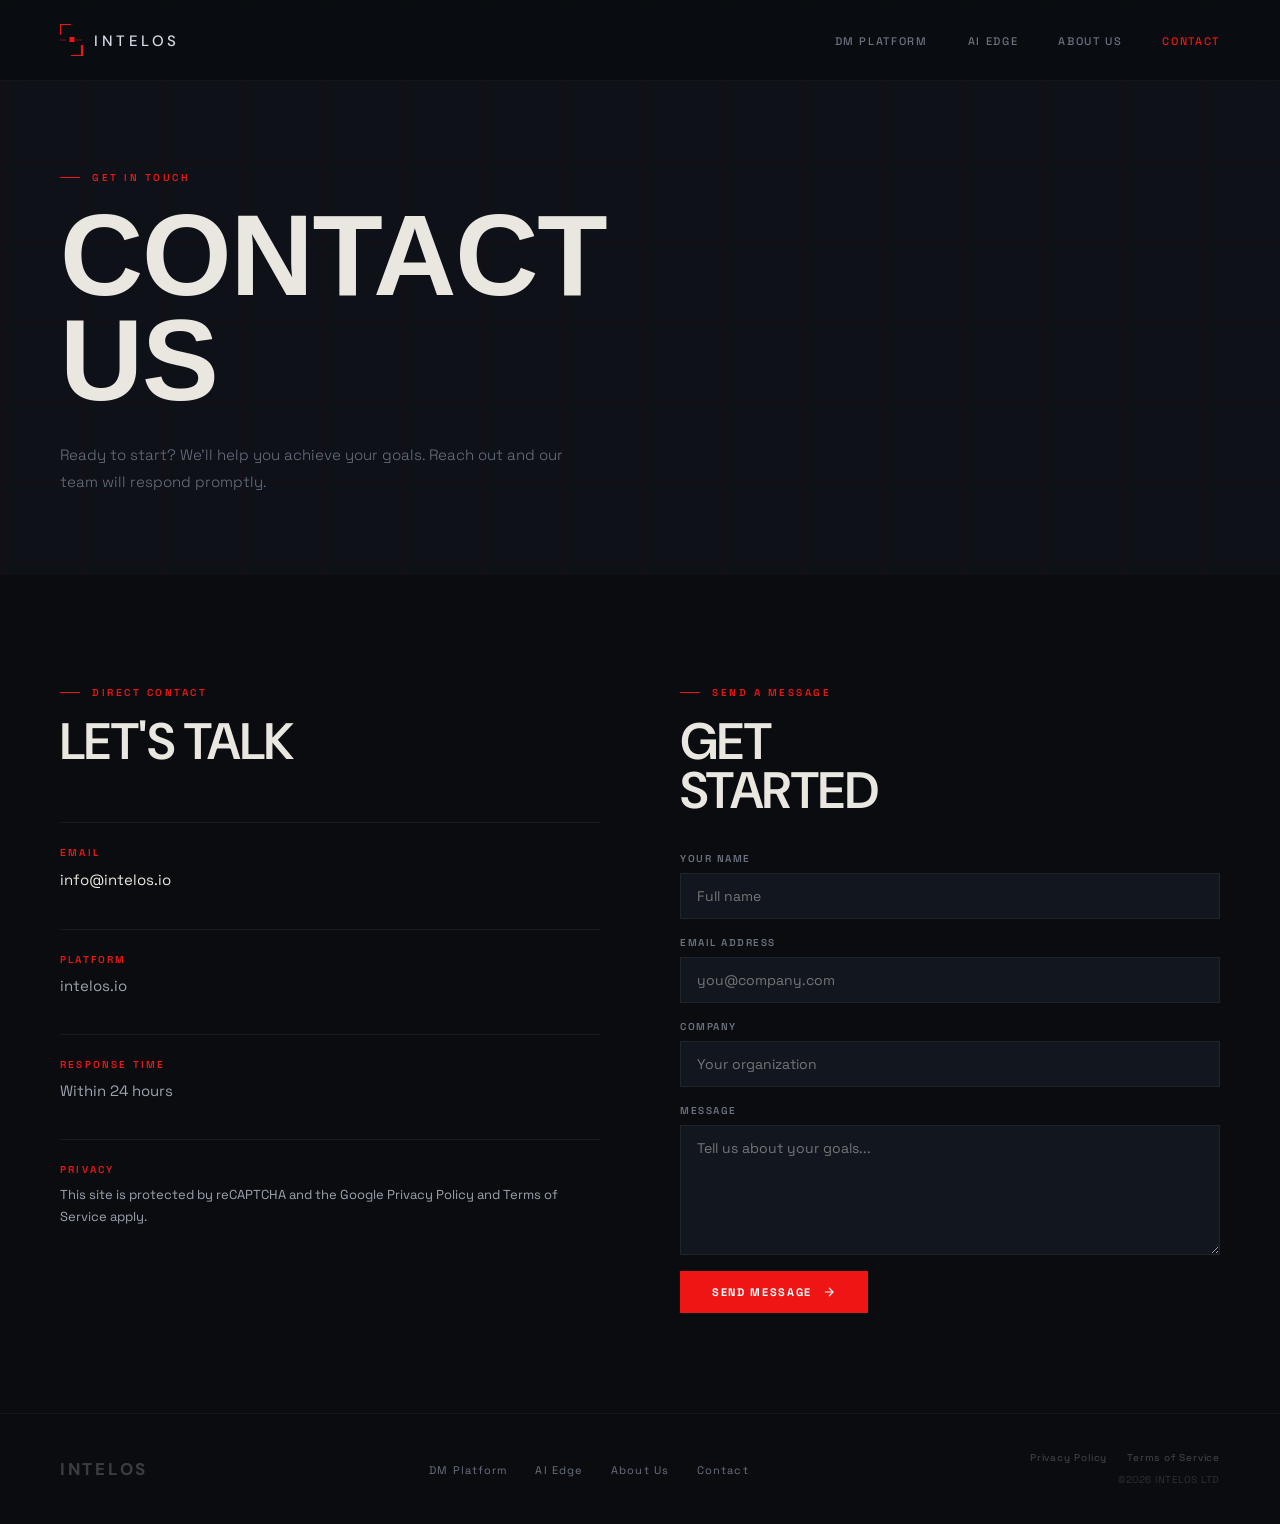
<file: intelos-website/contact.html>
<!DOCTYPE html>
<html lang="en">
<head>
  <meta charset="UTF-8">
  <meta name="viewport" content="width=device-width, initial-scale=1.0">
  <title>Contact — INTELOS</title>
  <link rel="preconnect" href="https://fonts.googleapis.com">
  <link href="https://fonts.googleapis.com/css2?family=Space+Grotesk:wght@300;400;500;600;700&family=DM+Sans:wght@300;400;500;600;700&display=swap" rel="stylesheet">
  <link rel="stylesheet" href="style.css">
</head>
<body>

  <nav>
    <a href="index.html" class="nav-logo">
      <svg width="158" height="32" viewBox="0 0 158 32" fill="none" xmlns="http://www.w3.org/2000/svg">
        <path d="M0 10 L0 0 L10 0" stroke="#F01515" stroke-width="2.2" stroke-linecap="square"/>
        <path d="M22 22 L22 32 L12 32" stroke="#F01515" stroke-width="2.2" stroke-linecap="square"/>
        <rect x="9.5" y="13" width="5" height="5" fill="#F01515"/>
        <line x1="0" y1="16" x2="6" y2="16" stroke="#F01515" stroke-width="1" opacity="0.5"/>
        <line x1="16" y1="16" x2="22" y2="16" stroke="#F01515" stroke-width="1" opacity="0.5"/>
        <text x="34" y="22" font-family="'DM Sans', Helvetica, Arial, sans-serif" font-size="15" font-weight="500" fill="#D4DBE6" letter-spacing="3.5">INTELOS</text>
      </svg>
    </a>
    <ul class="nav-links" id="navLinks">
      <li><a href="index.html">DM PLATFORM</a></li>
      <li><a href="ai-edge.html">AI EDGE</a></li>
      <li><a href="about.html">ABOUT US</a></li>
      <li><a href="contact.html" class="active">CONTACT</a></li>
    </ul>
    <button class="nav-burger" id="navBurger" aria-label="Toggle menu">
      <span></span><span></span><span></span>
    </button>
  </nav>

  <!-- PAGE HERO -->
  <div class="page-hero" style="background: var(--bg-2);">
    <div class="page-hero-content">
      <div class="section-label">Get In Touch</div>
      <h1 style="font-family:'Barlow Condensed',sans-serif; font-size:clamp(56px,9vw,120px); font-weight:800; text-transform:uppercase; line-height:0.92; color:var(--text); margin-bottom:28px;">
        Contact<br>Us
      </h1>
      <p class="section-desc" style="margin-top:0;">Ready to start? We'll help you achieve your goals. Reach out and our team will respond promptly.</p>
    </div>
  </div>

  <!-- CONTACT -->
  <section style="background: var(--bg);">
    <div class="contact-grid">

      <div class="contact-info">
        <div>
          <div class="section-label">Direct Contact</div>
          <h2 class="section-title">Let's Talk</h2>
        </div>
        <div class="contact-item">
          <div class="contact-item-label">Email</div>
          <a href="mailto:info@intelos.io" class="contact-item-value" style="color:var(--gold); text-decoration:none; transition:opacity 0.2s;" onmouseover="this.style.opacity=0.7" onmouseout="this.style.opacity=1">info@intelos.io</a>
        </div>
        <div class="contact-item">
          <div class="contact-item-label">Platform</div>
          <div class="contact-item-value">intelos.io</div>
        </div>
        <div class="contact-item">
          <div class="contact-item-label">Response Time</div>
          <div class="contact-item-value">Within 24 hours</div>
        </div>
        <div class="contact-item">
          <div class="contact-item-label">Privacy</div>
          <div class="contact-item-value" style="font-size:13px; line-height:1.7;">This site is protected by reCAPTCHA and the Google <a href="https://policies.google.com/privacy" style="color:var(--gold); text-decoration:none;">Privacy Policy</a> and <a href="https://policies.google.com/terms" style="color:var(--gold); text-decoration:none;">Terms of Service</a> apply.</div>
        </div>
      </div>

      <div>
        <div class="section-label">Send a Message</div>
        <h2 class="section-title" style="margin-bottom:36px;">Get<br>Started</h2>
        <form class="contact-form" id="contactForm">
          <div class="form-group">
            <label class="form-label">Your Name</label>
            <input type="text" class="form-input" placeholder="Full name" required>
          </div>
          <div class="form-group">
            <label class="form-label">Email Address</label>
            <input type="email" class="form-input" placeholder="you@company.com" required>
          </div>
          <div class="form-group">
            <label class="form-label">Company</label>
            <input type="text" class="form-input" placeholder="Your organization">
          </div>
          <div class="form-group">
            <label class="form-label">Message</label>
            <textarea class="form-textarea" placeholder="Tell us about your goals..." required></textarea>
          </div>
          <button type="submit" class="btn-primary" id="submitBtn" style="align-self:flex-start; border:none;">
            Send Message
            <svg width="14" height="14" fill="none" stroke="currentColor" stroke-width="2" viewBox="0 0 24 24"><path d="M5 12h14M12 5l7 7-7 7"/></svg>
          </button>
        </form>
      </div>

    </div>
  </section>

  <footer>
    <a href="index.html" class="footer-logo">INTELOS</a>
    <ul class="footer-links">
      <li><a href="index.html">DM Platform</a></li>
      <li><a href="ai-edge.html">AI Edge</a></li>
      <li><a href="about.html">About Us</a></li>
      <li><a href="contact.html">Contact</a></li>
    </ul>
    <div class="footer-right">
      <div class="footer-legal">
        <a href="https://policies.google.com/privacy">Privacy Policy</a>
        <a href="https://policies.google.com/terms">Terms of Service</a>
      </div>
      <span class="footer-copy">©2026 INTELOS LTD</span>
    </div>
  </footer>

  <script>
    const burger = document.getElementById('navBurger');
    const navLinks = document.getElementById('navLinks');
    const navEl = document.querySelector('nav');
    burger.addEventListener('click', () => {
      navEl.classList.toggle('open');
      navLinks.classList.toggle('open');
    });
    navLinks.querySelectorAll('a').forEach(a => a.addEventListener('click', () => {
      navEl.classList.remove('open');
      navLinks.classList.remove('open');
    }));

    const nav = document.querySelector('nav');
    window.addEventListener('scroll', () => {
      nav.style.borderBottomColor = window.scrollY > 60
        ? 'rgba(240,21,21,0.12)'
        : 'rgba(255,255,255,0.04)';
    });

    document.getElementById('contactForm').addEventListener('submit', function(e) {
      e.preventDefault();
      const btn = document.getElementById('submitBtn');
      btn.innerHTML = 'Sent ✓';
      btn.style.background = '#1e3d2f';
      btn.style.color = '#6fcf97';
      btn.disabled = true;
      setTimeout(() => {
        btn.innerHTML = 'Send Message <svg width="14" height="14" fill="none" stroke="currentColor" stroke-width="2" viewBox="0 0 24 24"><path d="M5 12h14M12 5l7 7-7 7"/></svg>';
        btn.style.background = '';
        btn.style.color = '';
        btn.disabled = false;
        this.reset();
      }, 3000);
    });
  </script>
</body>
</html>
</file>
<file: style.css>
*, *::before, *::after { box-sizing: border-box; margin: 0; padding: 0; }

:root {
  --bg: #0A0C10;
  --bg-2: #0E1117;
  --bg-card: #12161E;
  --accent: #F01515;
  --accent-dim: rgba(240, 21, 21, 0.1);
  --accent-border: rgba(240, 21, 21, 0.22);
  --text: #EAE7E0;
  --text-muted: #6B7280;
  --text-dim: #9CA3AF;
}

html { scroll-behavior: smooth; }

body {
  font-family: 'Space Grotesk', sans-serif;
  background-color: var(--bg);
  color: var(--text);
  line-height: 1.6;
  overflow-x: hidden;
}

h1, h2, h3, h4 {
  font-family: 'DM Sans', sans-serif;
  letter-spacing: -0.01em;
}

/* ── NAV ── */
nav {
  position: fixed;
  top: 0; left: 0; right: 0;
  z-index: 100;
  display: flex;
  align-items: center;
  justify-content: space-between;
  padding: 24px 60px;
  background: rgba(10, 12, 16, 0.88);
  backdrop-filter: blur(14px);
  border-bottom: 1px solid rgba(255,255,255,0.04);
  transition: border-color 0.3s;
}

.nav-logo {
  display: flex;
  align-items: center;
  text-decoration: none;
  flex-shrink: 0;
}
.nav-logo svg { display: block; }

.nav-links { display: flex; gap: 40px; list-style: none; }
.nav-links a {
  font-size: 11px;
  font-weight: 500;
  letter-spacing: 0.15em;
  color: var(--text-muted);
  text-decoration: none;
  transition: color 0.2s;
}
.nav-links a:hover,
.nav-links a.active { color: var(--accent); }

/* ── HERO ── */
.hero {
  position: relative;
  min-height: 100vh;
  display: flex;
  align-items: center;
  overflow: hidden;
}

#hero-canvas {
  position: absolute;
  inset: 0;
  width: 100%;
  height: 100%;
}

.hero-grid {
  position: absolute;
  inset: 0;
  background-image:
    linear-gradient(rgba(240,21,21,0.04) 1px, transparent 1px),
    linear-gradient(90deg, rgba(240,21,21,0.04) 1px, transparent 1px);
  background-size: 80px 80px;
}

.hero-vignette {
  position: absolute;
  inset: 0;
  background: radial-gradient(ellipse at 30% 50%, transparent 20%, var(--bg) 80%);
}

.hero-content {
  position: relative;
  z-index: 2;
  padding: 0 60px;
  max-width: 860px;
}

.hero-label {
  display: inline-flex;
  align-items: center;
  gap: 12px;
  font-size: 11px;
  font-weight: 600;
  letter-spacing: 0.22em;
  color: var(--accent);
  text-transform: uppercase;
  margin-bottom: 28px;
}
.hero-label::before {
  content: '';
  display: block;
  width: 28px;
  height: 1px;
  background: var(--accent);
}

.hero h1 {
  font-size: clamp(44px, 6.5vw, 88px);
  font-weight: 600;
  line-height: 0.94;
  text-transform: uppercase;
  color: var(--text);
  margin-bottom: 28px;
}
.hero h1 em {
  font-style: normal;
  color: var(--accent);
}

.hero-sub {
  font-size: 18px;
  color: var(--text-muted);
  max-width: 460px;
  margin-bottom: 48px;
  line-height: 1.75;
  font-weight: 300;
}

.hero-actions { display: flex; gap: 16px; align-items: center; }

/* ── BUTTONS ── */
.btn-primary {
  display: inline-flex;
  align-items: center;
  gap: 10px;
  padding: 14px 32px;
  background: var(--accent);
  color: #ffffff;
  font-family: 'Space Grotesk', sans-serif;
  font-size: 11px;
  font-weight: 700;
  letter-spacing: 0.15em;
  text-transform: uppercase;
  text-decoration: none;
  border: none;
  cursor: pointer;
  transition: all 0.25s;
}
.btn-primary:hover { background: #d41010; transform: translateX(3px); }

.btn-ghost {
  display: inline-flex;
  align-items: center;
  gap: 10px;
  padding: 14px 32px;
  background: transparent;
  color: var(--text-dim);
  font-family: 'Space Grotesk', sans-serif;
  font-size: 11px;
  font-weight: 500;
  letter-spacing: 0.15em;
  text-transform: uppercase;
  text-decoration: none;
  border: 1px solid rgba(255,255,255,0.1);
  cursor: pointer;
  transition: all 0.25s;
}
.btn-ghost:hover { border-color: var(--accent-border); color: var(--accent); }

/* ── SCROLL INDICATOR ── */
.scroll-indicator {
  position: absolute;
  bottom: 40px;
  left: 60px;
  display: flex;
  flex-direction: column;
  align-items: center;
  gap: 10px;
  z-index: 2;
}
.scroll-indicator span {
  font-size: 9px;
  letter-spacing: 0.25em;
  color: var(--text-muted);
  text-transform: uppercase;
  writing-mode: vertical-rl;
}
.scroll-line {
  width: 1px;
  height: 48px;
  background: linear-gradient(to bottom, var(--accent), transparent);
  animation: scrollPulse 2.2s ease-in-out infinite;
}
@keyframes scrollPulse {
  0%, 100% { opacity: 0.2; }
  50% { opacity: 1; }
}

/* ── SECTIONS ── */
section { padding: 100px 60px; }

.section-label {
  display: inline-flex;
  align-items: center;
  gap: 12px;
  font-size: 10px;
  font-weight: 600;
  letter-spacing: 0.25em;
  color: var(--accent);
  text-transform: uppercase;
  margin-bottom: 16px;
}
.section-label::before {
  content: '';
  display: block;
  width: 20px;
  height: 1px;
  background: var(--accent);
}

.section-title {
  font-size: clamp(32px, 4vw, 56px);
  font-weight: 600;
  text-transform: uppercase;
  line-height: 0.96;
  margin-bottom: 20px;
  color: var(--text);
}

.section-desc {
  font-size: 17px;
  color: var(--text-muted);
  max-width: 520px;
  line-height: 1.8;
  font-weight: 300;
}

/* ── PLATFORM SECTION ── */
.platform {
  background: var(--bg-2);
  position: relative;
}
.platform::before {
  content: 'DM';
  position: absolute;
  top: 30px;
  right: 50px;
  font-family: 'DM Sans', sans-serif;
  font-size: 220px;
  font-weight: 800;
  color: rgba(255,255,255,0.015);
  line-height: 1;
  pointer-events: none;
  user-select: none;
}

.platform-grid {
  display: grid;
  grid-template-columns: 1fr 1fr;
  gap: 2px;
  margin-top: 64px;
}

.platform-card {
  background: var(--bg-card);
  padding: 48px;
  position: relative;
  overflow: hidden;
  transition: background 0.3s;
}
.platform-card::before {
  content: '';
  position: absolute;
  top: 0; left: 0; right: 0;
  height: 1px;
  background: transparent;
  transition: background 0.3s;
}
.platform-card:hover::before { background: var(--accent); }
.platform-card:hover { background: #151A23; }
.platform-card.full { grid-column: 1 / -1; }

.card-number {
  font-family: 'DM Sans', sans-serif;
  font-size: 11px;
  font-weight: 700;
  letter-spacing: 0.2em;
  color: var(--accent);
  opacity: 0.5;
  margin-bottom: 28px;
}

.card-icon {
  width: 44px;
  height: 44px;
  color: var(--accent);
  margin-bottom: 20px;
}

.card-title {
  font-size: 24px;
  font-weight: 700;
  text-transform: uppercase;
  color: var(--text);
  margin-bottom: 14px;
  letter-spacing: 0.03em;
}

.card-text {
  font-size: 16px;
  color: var(--text-muted);
  line-height: 1.8;
  font-weight: 300;
}

/* ── STATS ── */
.stats {
  background: var(--bg-card);
  padding: 56px 60px;
  border-top: 1px solid var(--accent-border);
  border-bottom: 1px solid var(--accent-border);
}
.stats-inner {
  display: grid;
  grid-template-columns: repeat(3, 1fr);
}
.stat-item {
  padding: 16px 40px;
  border-right: 1px solid rgba(240,21,21,0.1);
  text-align: center;
}
.stat-item:last-child { border-right: none; }
.stat-number {
  font-family: 'DM Sans', sans-serif;
  font-size: 52px;
  font-weight: 600;
  color: var(--accent);
  line-height: 1;
  margin-bottom: 8px;
}
.stat-label {
  font-size: 10px;
  font-weight: 500;
  letter-spacing: 0.18em;
  color: var(--text-muted);
  text-transform: uppercase;
}

/* ── FOUNDATION ── */
.foundation { background: var(--bg); }
.foundation-inner {
  display: grid;
  grid-template-columns: 1fr 1fr;
  gap: 80px;
  align-items: center;
}
.foundation-visual { position: relative; height: 380px; }
.grid-visual {
  position: absolute;
  inset: 0;
  background-image:
    linear-gradient(rgba(240,21,21,0.08) 1px, transparent 1px),
    linear-gradient(90deg, rgba(240,21,21,0.08) 1px, transparent 1px);
  background-size: 40px 40px;
  border: 1px solid var(--accent-border);
}
.grid-visual::after {
  content: '';
  position: absolute;
  inset: 0;
  background: radial-gradient(ellipse at 65% 45%, rgba(240,21,21,0.1) 0%, transparent 55%);
}
.grid-point {
  position: absolute;
  width: 7px;
  height: 7px;
  background: var(--accent);
  border-radius: 50%;
  animation: dotPulse 3s ease-in-out infinite;
}
.grid-point:nth-child(1) { top: 28%; left: 62%; animation-delay: 0s; }
.grid-point:nth-child(2) { top: 56%; left: 33%; animation-delay: 0.7s; }
.grid-point:nth-child(3) { top: 72%; left: 68%; animation-delay: 1.4s; }
.grid-point:nth-child(4) { top: 18%; left: 22%; animation-delay: 2.1s; }
@keyframes dotPulse {
  0%, 100% { opacity: 0.3; transform: scale(1); box-shadow: 0 0 0 0 rgba(240,21,21,0.5); }
  50% { opacity: 1; transform: scale(1.3); box-shadow: 0 0 0 10px rgba(240,21,21,0); }
}
.coordinates {
  position: absolute;
  bottom: 14px;
  right: 16px;
  font-family: 'Space Grotesk', sans-serif;
  font-size: 11px;
  letter-spacing: 0.08em;
  color: rgba(240,21,21,0.35);
}

/* ── CTA ── */
.cta {
  background: var(--bg-2);
  text-align: center;
  position: relative;
  overflow: hidden;
}
.cta::before {
  content: '';
  position: absolute;
  top: 50%; left: 50%;
  transform: translate(-50%, -50%);
  width: 700px; height: 700px;
  background: radial-gradient(circle, rgba(240,21,21,0.04) 0%, transparent 65%);
  pointer-events: none;
}
.cta .section-title { margin-bottom: 16px; }
.cta .section-desc { margin: 0 auto 40px; }

/* ── FOOTER ── */
footer {
  background: var(--bg);
  padding: 36px 60px;
  display: flex;
  align-items: center;
  justify-content: space-between;
  border-top: 1px solid rgba(255,255,255,0.04);
  gap: 24px;
}
.footer-logo {
  font-family: 'DM Sans', sans-serif;
  font-size: 17px;
  font-weight: 800;
  letter-spacing: 0.16em;
  color: rgba(255,255,255,0.2);
  text-decoration: none;
  transition: color 0.2s;
  flex-shrink: 0;
}
.footer-logo:hover { color: var(--text-muted); }

.footer-links { display: flex; gap: 28px; list-style: none; flex-wrap: wrap; }
.footer-links a {
  font-size: 11px;
  letter-spacing: 0.1em;
  color: var(--text-muted);
  text-decoration: none;
  transition: color 0.2s;
}
.footer-links a:hover { color: var(--accent); }

.footer-right {
  display: flex;
  flex-direction: column;
  align-items: flex-end;
  gap: 6px;
  flex-shrink: 0;
}
.footer-legal { display: flex; gap: 20px; }
.footer-legal a {
  font-size: 10px;
  letter-spacing: 0.08em;
  color: rgba(255,255,255,0.25);
  text-decoration: none;
  transition: color 0.2s;
}
.footer-legal a:hover { color: var(--accent); }
.footer-copy { font-size: 10px; color: rgba(255,255,255,0.15); letter-spacing: 0.05em; }

/* ── INNER PAGE HERO ── */
.page-hero {
  padding: 160px 60px 80px;
  position: relative;
  overflow: hidden;
}
.page-hero::before {
  content: '';
  position: absolute;
  inset: 0;
  background-image:
    linear-gradient(rgba(240,21,21,0.03) 1px, transparent 1px),
    linear-gradient(90deg, rgba(240,21,21,0.03) 1px, transparent 1px);
  background-size: 80px 80px;
}
.page-hero-content { position: relative; z-index: 1; }

/* ── AI EDGE ── */
.features-grid {
  display: grid;
  grid-template-columns: repeat(3, 1fr);
  gap: 2px;
  margin-top: 60px;
}
.feature-card {
  background: var(--bg-card);
  padding: 40px;
  position: relative;
  transition: background 0.3s;
}
.feature-card::before {
  content: '';
  position: absolute;
  top: 0; left: 0; right: 0;
  height: 1px;
  background: transparent;
  transition: background 0.3s;
}
.feature-card:hover::before { background: var(--accent); }
.feature-card:hover { background: #151A23; }

.feature-icon { width: 40px; height: 40px; color: var(--accent); margin-bottom: 24px; }
.feature-title {
  font-family: 'DM Sans', sans-serif;
  font-size: 20px;
  font-weight: 700;
  letter-spacing: 0.04em;
  text-transform: uppercase;
  color: var(--text);
  margin-bottom: 12px;
}
.feature-text { font-size: 16px; color: var(--text-muted); line-height: 1.8; font-weight: 300; }

.gdpr-badge {
  width: 110px;
  height: 110px;
  border: 1px solid var(--accent-border);
  display: flex;
  align-items: center;
  justify-content: center;
  font-family: 'DM Sans', sans-serif;
  font-size: 18px;
  font-weight: 800;
  letter-spacing: 0.1em;
  color: var(--accent);
  flex-shrink: 0;
}

/* ── ABOUT ── */
.about-content {
  display: grid;
  grid-template-columns: 1fr 1fr;
  gap: 80px;
  align-items: start;
}
.expertise-list {
  display: grid;
  grid-template-columns: repeat(2, 1fr);
  gap: 2px;
  margin-top: 40px;
}
.expertise-item {
  background: var(--bg-card);
  padding: 26px 28px;
  border-top: 1px solid transparent;
  transition: border-color 0.3s;
}
.expertise-item:hover { border-top-color: var(--accent); }
.expertise-item span {
  font-size: 11px;
  font-weight: 500;
  letter-spacing: 0.15em;
  text-transform: uppercase;
  color: var(--text-dim);
}

/* ── CONTACT ── */
.contact-grid {
  display: grid;
  grid-template-columns: 1fr 1fr;
  gap: 80px;
}
.contact-info { display: flex; flex-direction: column; gap: 36px; }
.contact-item { border-top: 1px solid rgba(255,255,255,0.06); padding-top: 22px; }
.contact-item-label {
  font-size: 10px;
  font-weight: 600;
  letter-spacing: 0.22em;
  color: var(--accent);
  text-transform: uppercase;
  margin-bottom: 6px;
}
.contact-item-value { font-size: 15px; color: var(--text-dim); }

.contact-form { display: flex; flex-direction: column; gap: 16px; }
.form-group { display: flex; flex-direction: column; gap: 6px; }
.form-label {
  font-size: 10px;
  font-weight: 600;
  letter-spacing: 0.15em;
  color: var(--text-muted);
  text-transform: uppercase;
}
.form-input,
.form-textarea {
  background: var(--bg-card);
  border: 1px solid rgba(255,255,255,0.06);
  color: var(--text);
  font-family: 'Space Grotesk', sans-serif;
  font-size: 14px;
  padding: 13px 16px;
  outline: none;
  transition: border-color 0.2s;
  -webkit-appearance: none;
}
.form-input:focus,
.form-textarea:focus { border-color: var(--accent-border); }
.form-textarea { min-height: 130px; resize: vertical; }

/* ── MANIFESTO ── */
.manifesto {
  background: #080A0E;
  padding: 80px 60px;
  border-top: 1px solid rgba(255,255,255,0.04);
  border-bottom: 1px solid rgba(255,255,255,0.04);
}
.manifesto-inner {
  border-left: 2px solid var(--accent);
  padding-left: 40px;
  max-width: 820px;
}
.manifesto-text {
  font-family: 'DM Sans', sans-serif;
  font-size: clamp(22px, 3vw, 40px);
  font-weight: 300;
  line-height: 1.35;
  color: rgba(234,231,224,0.7);
}
.manifesto-text strong {
  font-weight: 600;
  color: var(--text);
  display: block;
  margin-top: 6px;
}

/* ── PIPELINE ── */
.pipeline { background: var(--bg-card); }
.pipeline-inner {
  display: grid;
  grid-template-columns: repeat(3, 1fr);
  border-top: 1px solid rgba(255,255,255,0.04);
}
.pipeline-step {
  padding: 44px 40px;
  border-right: 1px solid rgba(255,255,255,0.04);
  position: relative;
}
.pipeline-step:last-child { border-right: none; }
.pipeline-step::after {
  content: '→';
  position: absolute;
  right: -10px;
  top: 44px;
  color: var(--accent);
  font-size: 16px;
  opacity: 0.35;
  z-index: 1;
}
.pipeline-step:last-child::after { display: none; }
.pipeline-num {
  font-size: 10px;
  font-weight: 600;
  letter-spacing: 0.22em;
  color: var(--accent);
  opacity: 0.55;
  margin-bottom: 18px;
  text-transform: uppercase;
}
.pipeline-title {
  font-family: 'DM Sans', sans-serif;
  font-size: 20px;
  font-weight: 600;
  text-transform: uppercase;
  color: var(--text);
  margin-bottom: 12px;
  letter-spacing: 0.04em;
}
.pipeline-desc {
  font-size: 15px;
  color: var(--text-muted);
  line-height: 1.8;
  font-weight: 300;
}

/* ── OPERATIONAL CONTEXTS ── */
.context-grid {
  display: grid;
  grid-template-columns: repeat(3, 1fr);
  gap: 2px;
}
.context-item {
  background: var(--bg-card);
  padding: 44px 40px;
  border-top: 1px solid transparent;
  transition: border-top-color 0.3s, background 0.3s;
}
.context-item:hover {
  border-top-color: var(--accent);
  background: #151A23;
}
.context-tag {
  font-size: 9px;
  font-weight: 700;
  letter-spacing: 0.32em;
  color: var(--accent);
  opacity: 0.6;
  margin-bottom: 20px;
  text-transform: uppercase;
}
.context-title {
  font-family: 'DM Sans', sans-serif;
  font-size: 22px;
  font-weight: 600;
  text-transform: uppercase;
  color: var(--text);
  margin-bottom: 14px;
  letter-spacing: 0.02em;
  line-height: 1.1;
}
.context-text {
  font-size: 16px;
  color: var(--text-muted);
  line-height: 1.85;
  font-weight: 300;
}

/* ── EDGE METRICS ── */
.edge-metrics {
  background: var(--bg-card);
  padding: 52px 60px;
  border-top: 1px solid var(--accent-border);
  border-bottom: 1px solid var(--accent-border);
  display: grid;
  grid-template-columns: repeat(4, 1fr);
}
.edge-metric {
  padding: 12px 24px;
  border-right: 1px solid rgba(240,21,21,0.1);
  text-align: center;
}
.edge-metric:last-child { border-right: none; }
.metric-val {
  font-family: 'DM Sans', sans-serif;
  font-size: 48px;
  font-weight: 600;
  color: var(--accent);
  line-height: 1;
  margin-bottom: 10px;
}
.metric-label {
  font-size: 10px;
  font-weight: 500;
  letter-spacing: 0.18em;
  color: var(--text-muted);
  text-transform: uppercase;
}

/* ── HAMBURGER ── */
.nav-burger {
  display: none;
  flex-direction: column;
  justify-content: center;
  gap: 5px;
  background: none;
  border: none;
  cursor: pointer;
  padding: 4px;
  flex-shrink: 0;
}
.nav-burger span {
  display: block;
  width: 22px;
  height: 1.5px;
  background: var(--text-muted);
  transition: transform 0.3s, opacity 0.3s;
}
nav.open .nav-burger span:nth-child(1) { transform: translateY(6.5px) rotate(45deg); }
nav.open .nav-burger span:nth-child(2) { opacity: 0; }
nav.open .nav-burger span:nth-child(3) { transform: translateY(-6.5px) rotate(-45deg); }

/* ── ENTRANCE ANIMATIONS ── */
.hero-content {
  animation: heroIn 1s cubic-bezier(0.16, 1, 0.3, 1) both;
}
@keyframes heroIn {
  from { opacity: 0; transform: translateY(28px); }
  to   { opacity: 1; transform: translateY(0); }
}
.anim {
  opacity: 0;
  transform: translateY(16px);
  transition: opacity 1s ease-out, transform 1s ease-out;
}
.anim.visible {
  opacity: 1;
  transform: translateY(0);
}
@media (prefers-reduced-motion: reduce) {
  .anim { opacity: 1; transform: none; transition: none; }
  .hero-content { animation: none; }
}

/* ── RESPONSIVE: TABLET (≤960px) ── */
@media (max-width: 960px) {
  nav { padding: 18px 28px; }
  .nav-links { gap: 24px; }
  section { padding: 72px 28px; }
  .hero-content { padding: 0 28px; }
  .platform-grid,
  .foundation-inner,
  .features-grid,
  .about-content,
  .contact-grid,
  .context-grid { grid-template-columns: 1fr; }
  .edge-metrics { grid-template-columns: repeat(2, 1fr); padding: 40px 28px; }
  .edge-metric { border-right: none; border-bottom: 1px solid rgba(240,21,21,0.1); padding: 20px; }
  .edge-metric:last-child { border-bottom: none; }
  .stats-inner { grid-template-columns: 1fr; }
  .stat-item { border-right: none; border-bottom: 1px solid rgba(240,21,21,0.1); padding: 20px 24px; }
  .stat-item:last-child { border-bottom: none; }
  footer { flex-direction: column; align-items: flex-start; padding: 32px 28px; gap: 20px; }
  .footer-right { align-items: flex-start; }
  .page-hero { padding: 120px 28px 56px; }
  .stats { padding: 48px 28px; }
  .foundation-visual { height: 300px; }
}

/* ── RESPONSIVE: MOBILE (≤640px) ── */
@media (max-width: 640px) {
  /* Nav: hamburger */
  nav { padding: 16px 20px; }
  .nav-burger { display: flex; }
  .nav-links {
    display: none;
    position: absolute;
    top: 100%;
    left: 0; right: 0;
    background: rgba(10, 12, 16, 0.97);
    backdrop-filter: blur(16px);
    flex-direction: column;
    align-items: flex-start;
    padding: 24px 20px 28px;
    gap: 24px;
    border-bottom: 1px solid rgba(255,255,255,0.06);
  }
  .nav-links.open { display: flex; }
  .nav-links a { font-size: 13px; letter-spacing: 0.12em; }

  /* Hero */
  .hero-content { padding: 0 20px; }
  .hero h1 { font-size: clamp(38px, 10vw, 56px); margin-bottom: 20px; }
  .hero-sub { font-size: 14px; max-width: 100%; margin-bottom: 36px; }
  .hero-actions { flex-wrap: wrap; gap: 12px; }
  .btn-primary, .btn-ghost { padding: 13px 24px; font-size: 11px; }
  .scroll-indicator { left: 20px; bottom: 28px; }

  /* Sections */
  section { padding: 56px 20px; }
  .section-title { line-height: 1; }

  /* Platform cards */
  .platform-card { padding: 28px; }
  .platform-card.full { padding: 28px; }
  .card-title { font-size: 20px; }

  /* Stats */
  .stats { padding: 40px 20px; }
  .stat-number { font-size: 40px; }

  /* Foundation */
  .foundation-visual { height: 220px; }

  /* Features */
  .feature-card { padding: 28px; }

  /* About expertise */
  .expertise-list { grid-template-columns: 1fr; }

  /* Page hero */
  .page-hero { padding: 104px 20px 44px; }

  /* Footer */
  footer { padding: 28px 20px; gap: 20px; }
  .footer-links { gap: 16px; }
  .footer-legal { flex-direction: column; gap: 8px; }

  /* Contact */
  .contact-form { gap: 14px; }

  /* Operational Contexts */
  .context-grid { grid-template-columns: 1fr; }
  .context-item { padding: 28px 20px; }

  /* Edge metrics */
  .edge-metrics { grid-template-columns: repeat(2, 1fr); padding: 36px 20px; }
  .edge-metric { border-right: none; border-bottom: 1px solid rgba(240,21,21,0.1); padding: 20px 16px; }
  .edge-metric:nth-child(2n) { border-bottom: 1px solid rgba(240,21,21,0.1); }
  .edge-metric:nth-last-child(-n+2) { border-bottom: none; }
  .metric-val { font-size: 36px; }

  /* Manifesto */
  .manifesto { padding: 56px 20px; }
  .manifesto-inner { padding-left: 24px; }

  /* Pipeline */
  .pipeline-inner { grid-template-columns: 1fr; }
  .pipeline-step { border-right: none; border-bottom: 1px solid rgba(255,255,255,0.04); padding: 32px 20px; }
  .pipeline-step:last-child { border-bottom: none; }
  .pipeline-step::after { display: none; }
}

/* ── RESPONSIVE: SMALL MOBILE (≤400px) ── */
@media (max-width: 400px) {
  .nav-logo svg { width: 130px; height: 26px; }
  .hero h1 { font-size: 34px; }
  section { padding: 48px 16px; }
  .platform-card { padding: 22px; }
  .feature-card { padding: 22px; }
  .page-hero { padding: 96px 16px 40px; }
  footer { padding: 24px 16px; }
}
</file>
<file: intelos-website/style.css>
*, *::before, *::after { box-sizing: border-box; margin: 0; padding: 0; }

:root {
  --bg: #0A0C10;
  --bg-2: #0E1117;
  --bg-card: #12161E;
  --accent: #F01515;
  --accent-dim: rgba(240, 21, 21, 0.1);
  --accent-border: rgba(240, 21, 21, 0.22);
  --text: #EAE7E0;
  --text-muted: #6B7280;
  --text-dim: #9CA3AF;
}

html { scroll-behavior: smooth; }

body {
  font-family: 'Space Grotesk', sans-serif;
  background-color: var(--bg);
  color: var(--text);
  line-height: 1.6;
  overflow-x: hidden;
}

h1, h2, h3, h4 {
  font-family: 'DM Sans', sans-serif;
  letter-spacing: -0.01em;
}

/* ── NAV ── */
nav {
  position: fixed;
  top: 0; left: 0; right: 0;
  z-index: 100;
  display: flex;
  align-items: center;
  justify-content: space-between;
  padding: 24px 60px;
  background: rgba(10, 12, 16, 0.88);
  backdrop-filter: blur(14px);
  border-bottom: 1px solid rgba(255,255,255,0.04);
  transition: border-color 0.3s;
}

.nav-logo {
  display: flex;
  align-items: center;
  text-decoration: none;
  flex-shrink: 0;
}
.nav-logo svg { display: block; }

.nav-links { display: flex; gap: 40px; list-style: none; }
.nav-links a {
  font-size: 11px;
  font-weight: 500;
  letter-spacing: 0.15em;
  color: var(--text-muted);
  text-decoration: none;
  transition: color 0.2s;
}
.nav-links a:hover,
.nav-links a.active { color: var(--accent); }

/* ── HERO ── */
.hero {
  position: relative;
  min-height: 100vh;
  display: flex;
  align-items: center;
  overflow: hidden;
}

#hero-canvas {
  position: absolute;
  inset: 0;
  width: 100%;
  height: 100%;
}

.hero-grid {
  position: absolute;
  inset: 0;
  background-image:
    linear-gradient(rgba(240,21,21,0.04) 1px, transparent 1px),
    linear-gradient(90deg, rgba(240,21,21,0.04) 1px, transparent 1px);
  background-size: 80px 80px;
}

.hero-vignette {
  position: absolute;
  inset: 0;
  background: radial-gradient(ellipse at 30% 50%, transparent 20%, var(--bg) 80%);
}

.hero-content {
  position: relative;
  z-index: 2;
  padding: 0 60px;
  max-width: 860px;
}

.hero-label {
  display: inline-flex;
  align-items: center;
  gap: 12px;
  font-size: 11px;
  font-weight: 600;
  letter-spacing: 0.22em;
  color: var(--accent);
  text-transform: uppercase;
  margin-bottom: 28px;
}
.hero-label::before {
  content: '';
  display: block;
  width: 28px;
  height: 1px;
  background: var(--accent);
}

.hero h1 {
  font-size: clamp(44px, 6.5vw, 88px);
  font-weight: 600;
  line-height: 0.94;
  text-transform: uppercase;
  color: var(--text);
  margin-bottom: 28px;
}
.hero h1 em {
  font-style: normal;
  color: var(--accent);
}

.hero-sub {
  font-size: 16px;
  color: var(--text-muted);
  max-width: 460px;
  margin-bottom: 48px;
  line-height: 1.75;
  font-weight: 300;
}

.hero-actions { display: flex; gap: 16px; align-items: center; }

/* ── BUTTONS ── */
.btn-primary {
  display: inline-flex;
  align-items: center;
  gap: 10px;
  padding: 14px 32px;
  background: var(--accent);
  color: #ffffff;
  font-family: 'Space Grotesk', sans-serif;
  font-size: 11px;
  font-weight: 700;
  letter-spacing: 0.15em;
  text-transform: uppercase;
  text-decoration: none;
  border: none;
  cursor: pointer;
  transition: all 0.25s;
}
.btn-primary:hover { background: #d41010; transform: translateX(3px); }

.btn-ghost {
  display: inline-flex;
  align-items: center;
  gap: 10px;
  padding: 14px 32px;
  background: transparent;
  color: var(--text-dim);
  font-family: 'Space Grotesk', sans-serif;
  font-size: 11px;
  font-weight: 500;
  letter-spacing: 0.15em;
  text-transform: uppercase;
  text-decoration: none;
  border: 1px solid rgba(255,255,255,0.1);
  cursor: pointer;
  transition: all 0.25s;
}
.btn-ghost:hover { border-color: var(--accent-border); color: var(--accent); }

/* ── SCROLL INDICATOR ── */
.scroll-indicator {
  position: absolute;
  bottom: 40px;
  left: 60px;
  display: flex;
  flex-direction: column;
  align-items: center;
  gap: 10px;
  z-index: 2;
}
.scroll-indicator span {
  font-size: 9px;
  letter-spacing: 0.25em;
  color: var(--text-muted);
  text-transform: uppercase;
  writing-mode: vertical-rl;
}
.scroll-line {
  width: 1px;
  height: 48px;
  background: linear-gradient(to bottom, var(--accent), transparent);
  animation: scrollPulse 2.2s ease-in-out infinite;
}
@keyframes scrollPulse {
  0%, 100% { opacity: 0.2; }
  50% { opacity: 1; }
}

/* ── SECTIONS ── */
section { padding: 100px 60px; }

.section-label {
  display: inline-flex;
  align-items: center;
  gap: 12px;
  font-size: 10px;
  font-weight: 600;
  letter-spacing: 0.25em;
  color: var(--accent);
  text-transform: uppercase;
  margin-bottom: 16px;
}
.section-label::before {
  content: '';
  display: block;
  width: 20px;
  height: 1px;
  background: var(--accent);
}

.section-title {
  font-size: clamp(32px, 4vw, 56px);
  font-weight: 600;
  text-transform: uppercase;
  line-height: 0.96;
  margin-bottom: 20px;
  color: var(--text);
}

.section-desc {
  font-size: 15px;
  color: var(--text-muted);
  max-width: 520px;
  line-height: 1.8;
  font-weight: 300;
}

/* ── PLATFORM SECTION ── */
.platform {
  background: var(--bg-2);
  position: relative;
}
.platform::before {
  content: 'DM';
  position: absolute;
  top: 30px;
  right: 50px;
  font-family: 'DM Sans', sans-serif;
  font-size: 220px;
  font-weight: 800;
  color: rgba(255,255,255,0.015);
  line-height: 1;
  pointer-events: none;
  user-select: none;
}

.platform-grid {
  display: grid;
  grid-template-columns: 1fr 1fr;
  gap: 2px;
  margin-top: 64px;
}

.platform-card {
  background: var(--bg-card);
  padding: 48px;
  position: relative;
  overflow: hidden;
  transition: background 0.3s;
}
.platform-card::before {
  content: '';
  position: absolute;
  top: 0; left: 0; right: 0;
  height: 1px;
  background: transparent;
  transition: background 0.3s;
}
.platform-card:hover::before { background: var(--accent); }
.platform-card:hover { background: #151A23; }
.platform-card.full { grid-column: 1 / -1; }

.card-number {
  font-family: 'DM Sans', sans-serif;
  font-size: 11px;
  font-weight: 700;
  letter-spacing: 0.2em;
  color: var(--accent);
  opacity: 0.5;
  margin-bottom: 28px;
}

.card-icon {
  width: 44px;
  height: 44px;
  color: var(--accent);
  margin-bottom: 20px;
}

.card-title {
  font-size: 24px;
  font-weight: 700;
  text-transform: uppercase;
  color: var(--text);
  margin-bottom: 14px;
  letter-spacing: 0.03em;
}

.card-text {
  font-size: 14px;
  color: var(--text-muted);
  line-height: 1.8;
  font-weight: 300;
}

/* ── STATS ── */
.stats {
  background: var(--bg-card);
  padding: 56px 60px;
  border-top: 1px solid var(--accent-border);
  border-bottom: 1px solid var(--accent-border);
}
.stats-inner {
  display: grid;
  grid-template-columns: repeat(3, 1fr);
}
.stat-item {
  padding: 16px 40px;
  border-right: 1px solid rgba(240,21,21,0.1);
  text-align: center;
}
.stat-item:last-child { border-right: none; }
.stat-number {
  font-family: 'DM Sans', sans-serif;
  font-size: 52px;
  font-weight: 600;
  color: var(--accent);
  line-height: 1;
  margin-bottom: 8px;
}
.stat-label {
  font-size: 10px;
  font-weight: 500;
  letter-spacing: 0.18em;
  color: var(--text-muted);
  text-transform: uppercase;
}

/* ── FOUNDATION ── */
.foundation { background: var(--bg); }
.foundation-inner {
  display: grid;
  grid-template-columns: 1fr 1fr;
  gap: 80px;
  align-items: center;
}
.foundation-visual { position: relative; height: 380px; }
.grid-visual {
  position: absolute;
  inset: 0;
  background-image:
    linear-gradient(rgba(240,21,21,0.08) 1px, transparent 1px),
    linear-gradient(90deg, rgba(240,21,21,0.08) 1px, transparent 1px);
  background-size: 40px 40px;
  border: 1px solid var(--accent-border);
}
.grid-visual::after {
  content: '';
  position: absolute;
  inset: 0;
  background: radial-gradient(ellipse at 65% 45%, rgba(240,21,21,0.1) 0%, transparent 55%);
}
.grid-point {
  position: absolute;
  width: 7px;
  height: 7px;
  background: var(--accent);
  border-radius: 50%;
  animation: dotPulse 3s ease-in-out infinite;
}
.grid-point:nth-child(1) { top: 28%; left: 62%; animation-delay: 0s; }
.grid-point:nth-child(2) { top: 56%; left: 33%; animation-delay: 0.7s; }
.grid-point:nth-child(3) { top: 72%; left: 68%; animation-delay: 1.4s; }
.grid-point:nth-child(4) { top: 18%; left: 22%; animation-delay: 2.1s; }
@keyframes dotPulse {
  0%, 100% { opacity: 0.3; transform: scale(1); box-shadow: 0 0 0 0 rgba(240,21,21,0.5); }
  50% { opacity: 1; transform: scale(1.3); box-shadow: 0 0 0 10px rgba(240,21,21,0); }
}
.coordinates {
  position: absolute;
  bottom: 14px;
  right: 16px;
  font-family: 'Space Grotesk', sans-serif;
  font-size: 11px;
  letter-spacing: 0.08em;
  color: rgba(240,21,21,0.35);
}

/* ── CTA ── */
.cta {
  background: var(--bg-2);
  text-align: center;
  position: relative;
  overflow: hidden;
}
.cta::before {
  content: '';
  position: absolute;
  top: 50%; left: 50%;
  transform: translate(-50%, -50%);
  width: 700px; height: 700px;
  background: radial-gradient(circle, rgba(240,21,21,0.04) 0%, transparent 65%);
  pointer-events: none;
}
.cta .section-title { margin-bottom: 16px; }
.cta .section-desc { margin: 0 auto 40px; }

/* ── FOOTER ── */
footer {
  background: var(--bg);
  padding: 36px 60px;
  display: flex;
  align-items: center;
  justify-content: space-between;
  border-top: 1px solid rgba(255,255,255,0.04);
  gap: 24px;
}
.footer-logo {
  font-family: 'DM Sans', sans-serif;
  font-size: 17px;
  font-weight: 800;
  letter-spacing: 0.16em;
  color: rgba(255,255,255,0.2);
  text-decoration: none;
  transition: color 0.2s;
  flex-shrink: 0;
}
.footer-logo:hover { color: var(--text-muted); }

.footer-links { display: flex; gap: 28px; list-style: none; flex-wrap: wrap; }
.footer-links a {
  font-size: 11px;
  letter-spacing: 0.1em;
  color: var(--text-muted);
  text-decoration: none;
  transition: color 0.2s;
}
.footer-links a:hover { color: var(--accent); }

.footer-right {
  display: flex;
  flex-direction: column;
  align-items: flex-end;
  gap: 6px;
  flex-shrink: 0;
}
.footer-legal { display: flex; gap: 20px; }
.footer-legal a {
  font-size: 10px;
  letter-spacing: 0.08em;
  color: rgba(255,255,255,0.25);
  text-decoration: none;
  transition: color 0.2s;
}
.footer-legal a:hover { color: var(--accent); }
.footer-copy { font-size: 10px; color: rgba(255,255,255,0.15); letter-spacing: 0.05em; }

/* ── INNER PAGE HERO ── */
.page-hero {
  padding: 160px 60px 80px;
  position: relative;
  overflow: hidden;
}
.page-hero::before {
  content: '';
  position: absolute;
  inset: 0;
  background-image:
    linear-gradient(rgba(240,21,21,0.03) 1px, transparent 1px),
    linear-gradient(90deg, rgba(240,21,21,0.03) 1px, transparent 1px);
  background-size: 80px 80px;
}
.page-hero-content { position: relative; z-index: 1; }

/* ── AI EDGE ── */
.features-grid {
  display: grid;
  grid-template-columns: repeat(3, 1fr);
  gap: 2px;
  margin-top: 60px;
}
.feature-card {
  background: var(--bg-card);
  padding: 40px;
  position: relative;
  transition: background 0.3s;
}
.feature-card::before {
  content: '';
  position: absolute;
  top: 0; left: 0; right: 0;
  height: 1px;
  background: transparent;
  transition: background 0.3s;
}
.feature-card:hover::before { background: var(--accent); }
.feature-card:hover { background: #151A23; }

.feature-icon { width: 40px; height: 40px; color: var(--accent); margin-bottom: 24px; }
.feature-title {
  font-family: 'DM Sans', sans-serif;
  font-size: 20px;
  font-weight: 700;
  letter-spacing: 0.04em;
  text-transform: uppercase;
  color: var(--text);
  margin-bottom: 12px;
}
.feature-text { font-size: 14px; color: var(--text-muted); line-height: 1.8; font-weight: 300; }

.gdpr-badge {
  width: 110px;
  height: 110px;
  border: 1px solid var(--accent-border);
  display: flex;
  align-items: center;
  justify-content: center;
  font-family: 'DM Sans', sans-serif;
  font-size: 18px;
  font-weight: 800;
  letter-spacing: 0.1em;
  color: var(--accent);
  flex-shrink: 0;
}

/* ── ABOUT ── */
.about-content {
  display: grid;
  grid-template-columns: 1fr 1fr;
  gap: 80px;
  align-items: start;
}
.expertise-list {
  display: grid;
  grid-template-columns: repeat(2, 1fr);
  gap: 2px;
  margin-top: 40px;
}
.expertise-item {
  background: var(--bg-card);
  padding: 26px 28px;
  border-top: 1px solid transparent;
  transition: border-color 0.3s;
}
.expertise-item:hover { border-top-color: var(--accent); }
.expertise-item span {
  font-size: 11px;
  font-weight: 500;
  letter-spacing: 0.15em;
  text-transform: uppercase;
  color: var(--text-dim);
}

/* ── CONTACT ── */
.contact-grid {
  display: grid;
  grid-template-columns: 1fr 1fr;
  gap: 80px;
}
.contact-info { display: flex; flex-direction: column; gap: 36px; }
.contact-item { border-top: 1px solid rgba(255,255,255,0.06); padding-top: 22px; }
.contact-item-label {
  font-size: 10px;
  font-weight: 600;
  letter-spacing: 0.22em;
  color: var(--accent);
  text-transform: uppercase;
  margin-bottom: 6px;
}
.contact-item-value { font-size: 15px; color: var(--text-dim); }

.contact-form { display: flex; flex-direction: column; gap: 16px; }
.form-group { display: flex; flex-direction: column; gap: 6px; }
.form-label {
  font-size: 10px;
  font-weight: 600;
  letter-spacing: 0.15em;
  color: var(--text-muted);
  text-transform: uppercase;
}
.form-input,
.form-textarea {
  background: var(--bg-card);
  border: 1px solid rgba(255,255,255,0.06);
  color: var(--text);
  font-family: 'Space Grotesk', sans-serif;
  font-size: 14px;
  padding: 13px 16px;
  outline: none;
  transition: border-color 0.2s;
  -webkit-appearance: none;
}
.form-input:focus,
.form-textarea:focus { border-color: var(--accent-border); }
.form-textarea { min-height: 130px; resize: vertical; }

/* ── HAMBURGER ── */
.nav-burger {
  display: none;
  flex-direction: column;
  justify-content: center;
  gap: 5px;
  background: none;
  border: none;
  cursor: pointer;
  padding: 4px;
  flex-shrink: 0;
}
.nav-burger span {
  display: block;
  width: 22px;
  height: 1.5px;
  background: var(--text-muted);
  transition: transform 0.3s, opacity 0.3s;
}
nav.open .nav-burger span:nth-child(1) { transform: translateY(6.5px) rotate(45deg); }
nav.open .nav-burger span:nth-child(2) { opacity: 0; }
nav.open .nav-burger span:nth-child(3) { transform: translateY(-6.5px) rotate(-45deg); }

/* ── RESPONSIVE: TABLET (≤960px) ── */
@media (max-width: 960px) {
  nav { padding: 18px 28px; }
  .nav-links { gap: 24px; }
  section { padding: 72px 28px; }
  .hero-content { padding: 0 28px; }
  .platform-grid,
  .foundation-inner,
  .features-grid,
  .about-content,
  .contact-grid { grid-template-columns: 1fr; }
  .stats-inner { grid-template-columns: 1fr; }
  .stat-item { border-right: none; border-bottom: 1px solid rgba(240,21,21,0.1); padding: 20px 24px; }
  .stat-item:last-child { border-bottom: none; }
  footer { flex-direction: column; align-items: flex-start; padding: 32px 28px; gap: 20px; }
  .footer-right { align-items: flex-start; }
  .page-hero { padding: 120px 28px 56px; }
  .stats { padding: 48px 28px; }
  .foundation-visual { height: 300px; }
}

/* ── RESPONSIVE: MOBILE (≤640px) ── */
@media (max-width: 640px) {
  /* Nav: hamburger */
  nav { padding: 16px 20px; }
  .nav-burger { display: flex; }
  .nav-links {
    display: none;
    position: absolute;
    top: 100%;
    left: 0; right: 0;
    background: rgba(10, 12, 16, 0.97);
    backdrop-filter: blur(16px);
    flex-direction: column;
    align-items: flex-start;
    padding: 24px 20px 28px;
    gap: 24px;
    border-bottom: 1px solid rgba(255,255,255,0.06);
  }
  .nav-links.open { display: flex; }
  .nav-links a { font-size: 13px; letter-spacing: 0.12em; }

  /* Hero */
  .hero-content { padding: 0 20px; }
  .hero h1 { font-size: clamp(38px, 10vw, 56px); margin-bottom: 20px; }
  .hero-sub { font-size: 14px; max-width: 100%; margin-bottom: 36px; }
  .hero-actions { flex-wrap: wrap; gap: 12px; }
  .btn-primary, .btn-ghost { padding: 13px 24px; font-size: 11px; }
  .scroll-indicator { left: 20px; bottom: 28px; }

  /* Sections */
  section { padding: 56px 20px; }
  .section-title { line-height: 1; }

  /* Platform cards */
  .platform-card { padding: 28px; }
  .platform-card.full { padding: 28px; }
  .card-title { font-size: 20px; }

  /* Stats */
  .stats { padding: 40px 20px; }
  .stat-number { font-size: 40px; }

  /* Foundation */
  .foundation-visual { height: 220px; }

  /* Features */
  .feature-card { padding: 28px; }

  /* About expertise */
  .expertise-list { grid-template-columns: 1fr; }

  /* Page hero */
  .page-hero { padding: 104px 20px 44px; }

  /* Footer */
  footer { padding: 28px 20px; gap: 20px; }
  .footer-links { gap: 16px; }
  .footer-legal { flex-direction: column; gap: 8px; }

  /* Contact */
  .contact-form { gap: 14px; }
}

/* ── RESPONSIVE: SMALL MOBILE (≤400px) ── */
@media (max-width: 400px) {
  .nav-logo svg { width: 130px; height: 26px; }
  .hero h1 { font-size: 34px; }
  section { padding: 48px 16px; }
  .platform-card { padding: 22px; }
  .feature-card { padding: 22px; }
  .page-hero { padding: 96px 16px 40px; }
  footer { padding: 24px 16px; }
}
</file>
